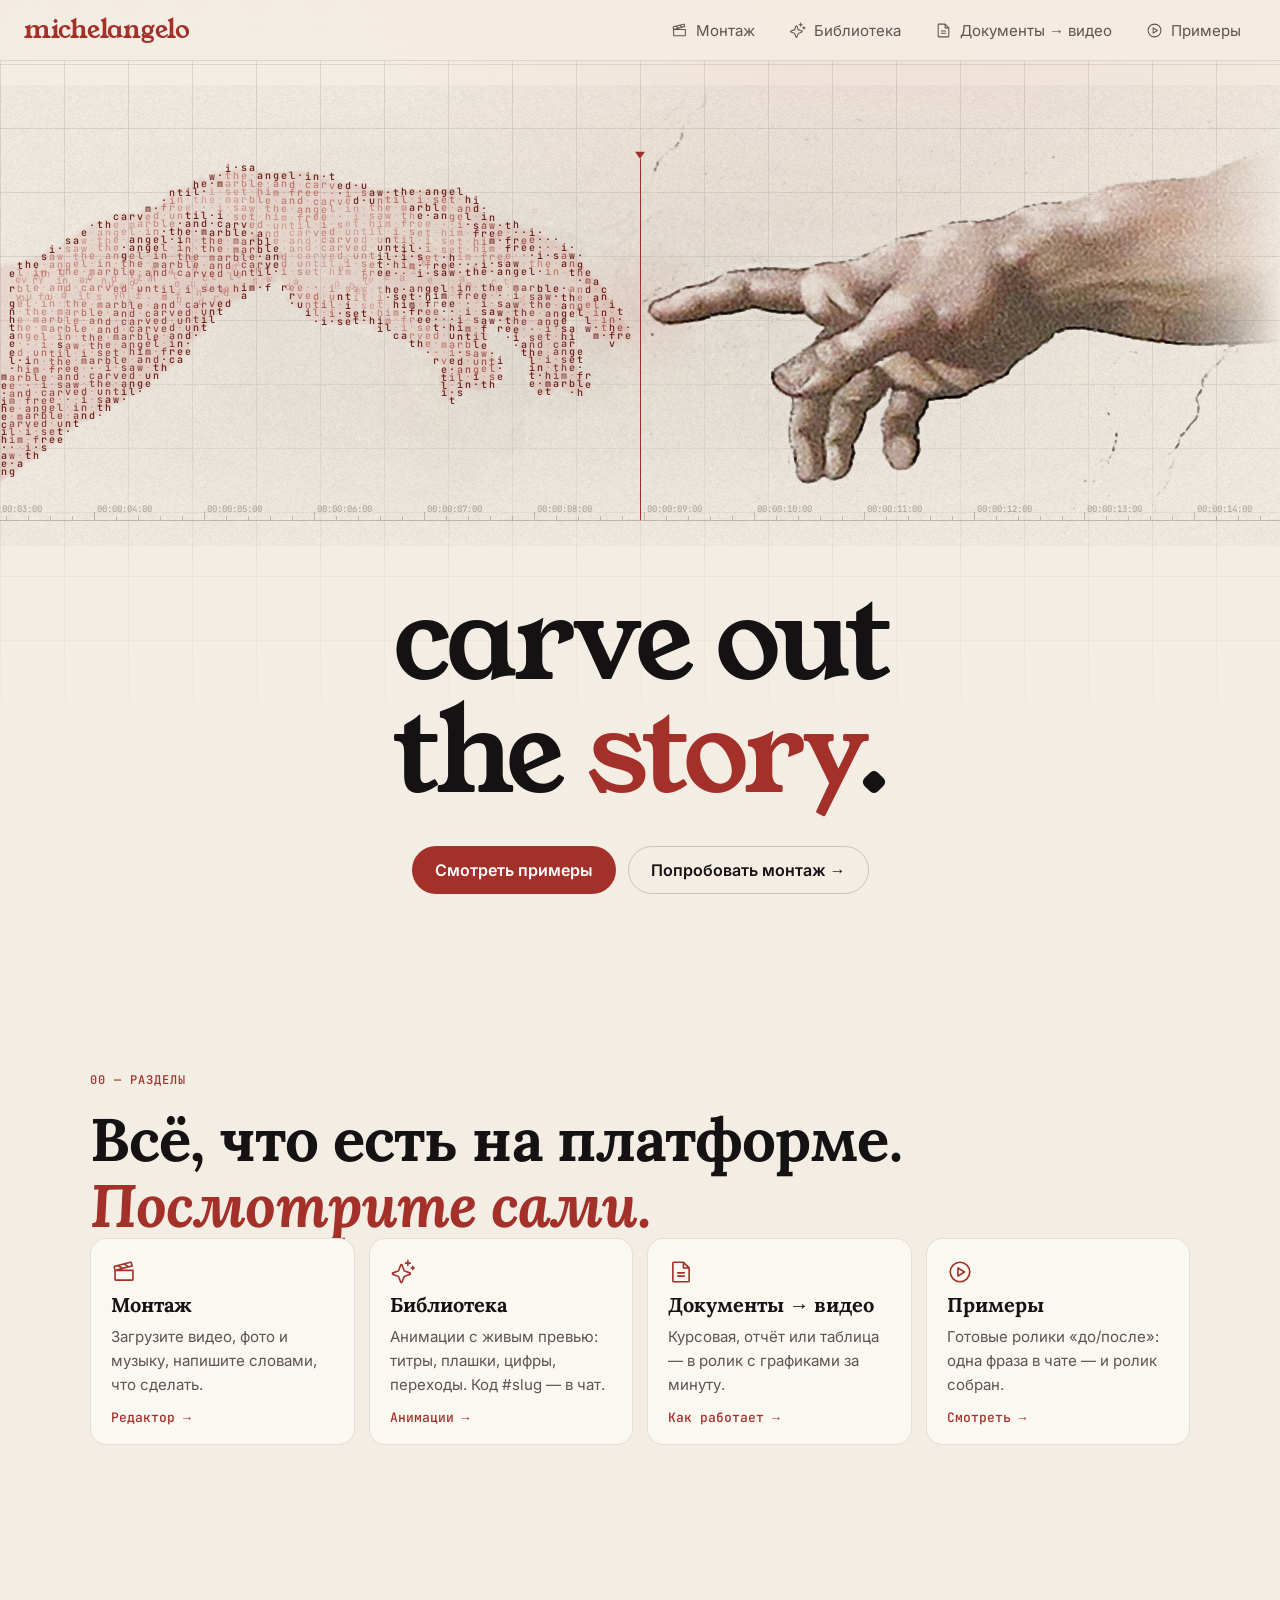
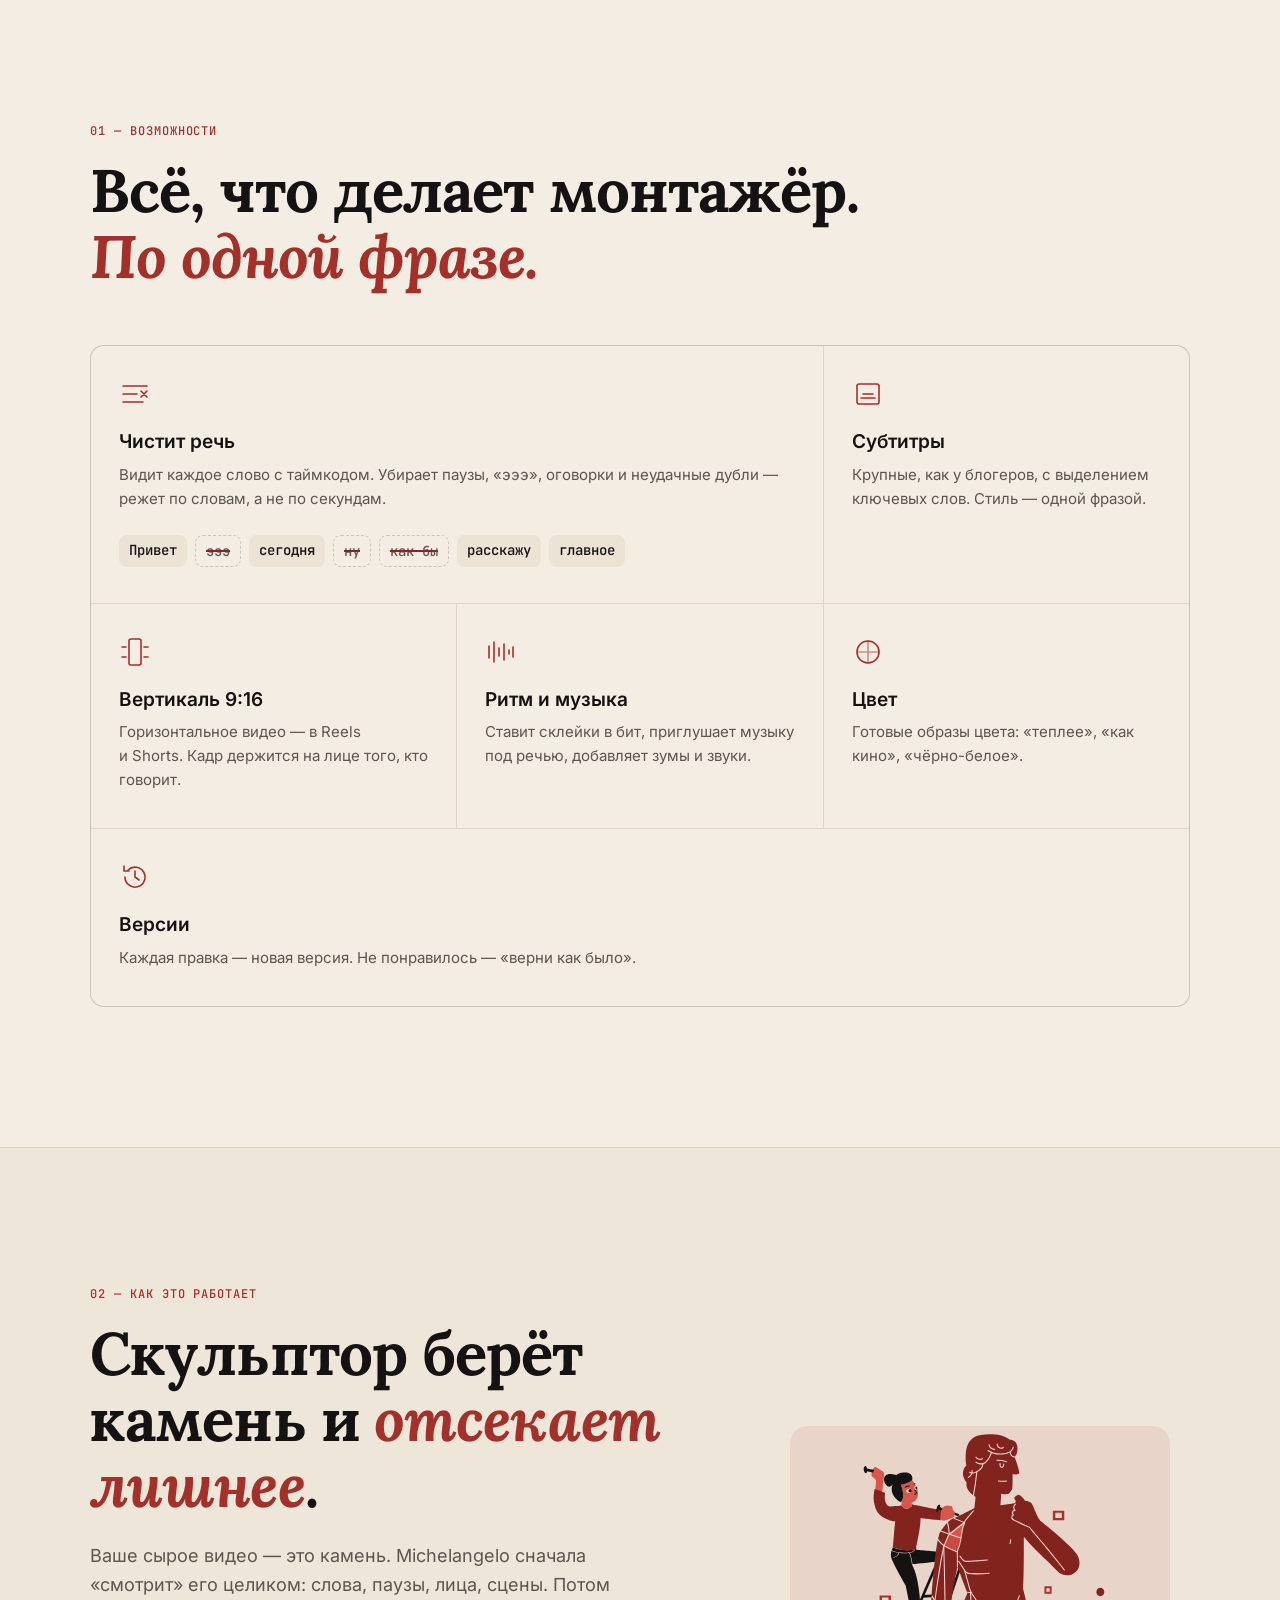
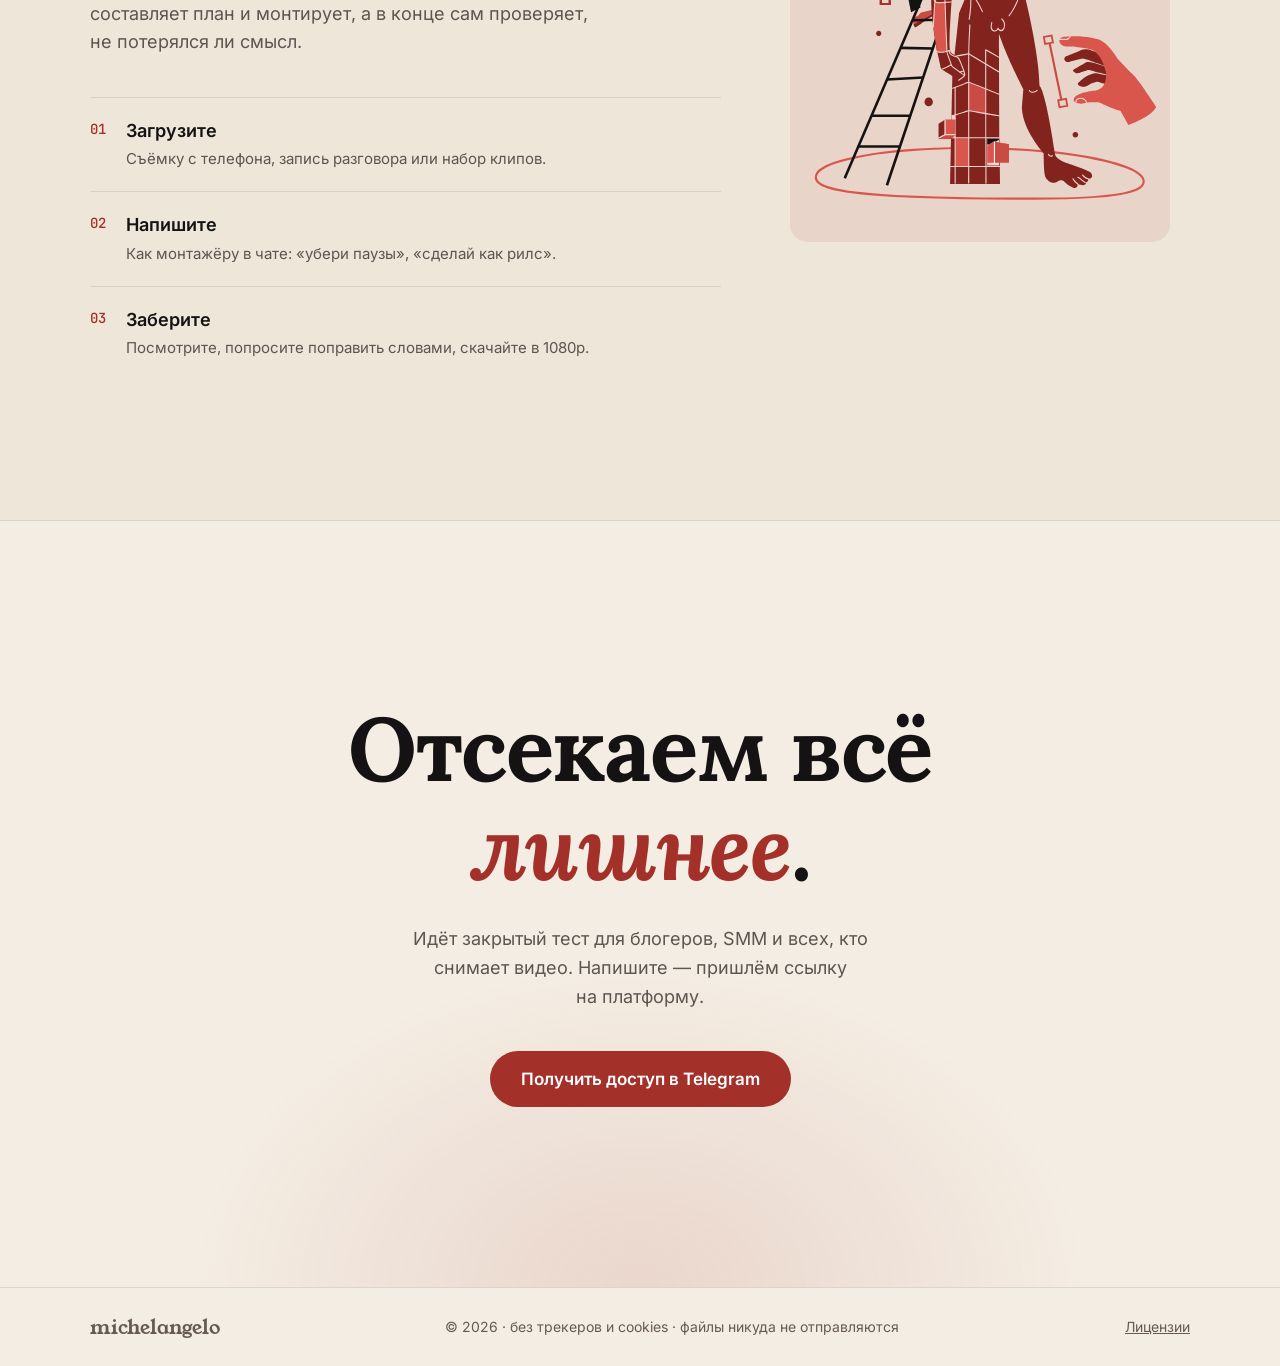
<file: index.html>
<!doctype html>
<html lang="ru">
<head>
  <meta charset="utf-8">
  <meta name="viewport" content="width=device-width, initial-scale=1, viewport-fit=cover">
  <meta http-equiv="Content-Security-Policy" content="default-src 'self'; script-src 'self'; style-src 'self' 'unsafe-inline'; img-src 'self' data: blob:; media-src 'self' blob: data:; font-src 'self'; connect-src 'none'; frame-src 'none'; object-src 'none'; base-uri 'self'; form-action 'none'">
  <meta name="referrer" content="no-referrer">
  <title>michelangelo — монтаж словами</title>
  <meta name="description" content="Michelangelo — ИИ-монтажёр. Загрузите видео, напишите, что сделать, и получите готовый ролик: склейки в бит, цвет, субтитры, вертикаль.">
  <meta name="theme-color" content="#F4EDE3">
  <meta name="color-scheme" content="light">
  <meta property="og:type" content="website">
  <meta property="og:title" content="michelangelo — монтаж словами">
  <meta property="og:description" content="Michelangelo — ИИ-монтажёр. Загрузите видео, напишите, что сделать, и получите готовый ролик: склейки в бит, цвет, субтитры, вертикаль.">
  <meta property="og:url" content="https://michelangelo.lol/">
  <meta property="og:image" content="https://michelangelo.lol/assets/og.jpg">
  <meta name="twitter:card" content="summary_large_image">
  <link rel="canonical" href="https://michelangelo.lol/">
  <link rel="icon" href="/assets/brand/favicon.svg" type="image/svg+xml">
  <link rel="apple-touch-icon" href="/assets/apple-touch-icon.png">
  <link rel="preload" href="/assets/fonts/young-serif-latin-400-normal.woff2" as="font" type="font/woff2" crossorigin>
  <link rel="stylesheet" href="/assets/style.css">
  <link rel="stylesheet" href="/assets/site.css">
  <link rel="preload" href="/assets/fonts/lora-cyrillic-700-normal.woff2" as="font" type="font/woff2" crossorigin>
  <link rel="preload" href="/assets/art/hands.jpg" as="image">
  <script src="/assets/anim.js" defer></script>
  <script src="/assets/app.js" defer></script>
  <script src="/assets/hero.js" defer></script>
</head>
<body class="page-index">
  <a class="skip" href="#main">К содержанию</a>
  <header class="topnav" data-site-nav>
    <div class="topnav__row">
      <a class="logo logo--text" href="/" aria-label="michelangelo — на главную">michelangelo</a>
      <nav class="topnav__links" aria-label="Разделы">
        <a class="topnav__link" href="/montage/" data-active="false"><svg fill="currentColor" viewBox="0 0 256 256" aria-hidden="true"><path d="M216,104H102.09L210,75.51a8,8,0,0,0,5.68-9.84l-8.16-30a15.93,15.93,0,0,0-19.42-11.13L35.81,64.74a15.75,15.75,0,0,0-9.7,7.4,15.51,15.51,0,0,0-1.55,12L32,111.56c0,.14,0,.29,0,.44v88a16,16,0,0,0,16,16H208a16,16,0,0,0,16-16V112A8,8,0,0,0,216,104ZM192.16,40l6,22.07-22.62,6L147.42,51.83Zm-66.69,17.6,28.12,16.24-36.94,9.75L88.53,67.37Zm-79.4,44.62-6-22.08,26.5-7L94.69,89.4ZM208,200H48V120H208v80Z"></path></svg><span>Монтаж</span></a>
        <a class="topnav__link" href="/library/" data-active="false"><svg fill="currentColor" viewBox="0 0 256 256" aria-hidden="true"><path d="M197.58,129.06,146,110l-19-51.62a15.92,15.92,0,0,0-29.88,0L78,110l-51.62,19a15.92,15.92,0,0,0,0,29.88L78,178l19,51.62a15.92,15.92,0,0,0,29.88,0L146,178l51.62-19a15.92,15.92,0,0,0,0-29.88ZM137,164.22a8,8,0,0,0-4.74,4.74L112,223.85,91.78,169A8,8,0,0,0,87,164.22L32.15,144,87,123.78A8,8,0,0,0,91.78,119L112,64.15,132.22,119a8,8,0,0,0,4.74,4.74L191.85,144ZM144,40a8,8,0,0,1,8-8h16V16a8,8,0,0,1,16,0V32h16a8,8,0,0,1,0,16H184V64a8,8,0,0,1-16,0V48H152A8,8,0,0,1,144,40ZM248,88a8,8,0,0,1-8,8h-8v8a8,8,0,0,1-16,0V96h-8a8,8,0,0,1,0-16h8V72a8,8,0,0,1,16,0v8h8A8,8,0,0,1,248,88Z"></path></svg><span>Библиотека</span></a>
        <a class="topnav__link" href="/docs/" data-active="false"><svg fill="currentColor" viewBox="0 0 256 256" aria-hidden="true"><path d="M213.66,82.34l-56-56A8,8,0,0,0,152,24H56A16,16,0,0,0,40,40V216a16,16,0,0,0,16,16H200a16,16,0,0,0,16-16V88A8,8,0,0,0,213.66,82.34ZM160,51.31,188.69,80H160ZM200,216H56V40h88V88a8,8,0,0,0,8,8h48V216Zm-32-80a8,8,0,0,1-8,8H96a8,8,0,0,1,0-16h64A8,8,0,0,1,168,136Zm0,32a8,8,0,0,1-8,8H96a8,8,0,0,1,0-16h64A8,8,0,0,1,168,168Z"></path></svg><span>Документы → видео</span></a>
        <a class="topnav__link" href="/examples/" data-active="false"><svg fill="currentColor" viewBox="0 0 256 256" aria-hidden="true"><path d="M128,24A104,104,0,1,0,232,128,104.11,104.11,0,0,0,128,24Zm0,192a88,88,0,1,1,88-88A88.1,88.1,0,0,1,128,216Zm48.24-94.78-64-40A8,8,0,0,0,100,88v80a8,8,0,0,0,12.24,6.78l64-40a8,8,0,0,0,0-13.56ZM116,153.57V102.43L156.91,128Z"></path></svg><span>Примеры</span></a>
      </nav>
    </div>
  </header>
  <nav class="tabbar" aria-label="Разделы" data-site-nav>
    <a class="tabbar__tab" href="/montage/" data-active="false"><svg fill="currentColor" viewBox="0 0 256 256" aria-hidden="true"><path d="M216,104H102.09L210,75.51a8,8,0,0,0,5.68-9.84l-8.16-30a15.93,15.93,0,0,0-19.42-11.13L35.81,64.74a15.75,15.75,0,0,0-9.7,7.4,15.51,15.51,0,0,0-1.55,12L32,111.56c0,.14,0,.29,0,.44v88a16,16,0,0,0,16,16H208a16,16,0,0,0,16-16V112A8,8,0,0,0,216,104ZM192.16,40l6,22.07-22.62,6L147.42,51.83Zm-66.69,17.6,28.12,16.24-36.94,9.75L88.53,67.37Zm-79.4,44.62-6-22.08,26.5-7L94.69,89.4ZM208,200H48V120H208v80Z"></path></svg><span>Монтаж</span></a>
        <a class="tabbar__tab" href="/library/" data-active="false"><svg fill="currentColor" viewBox="0 0 256 256" aria-hidden="true"><path d="M197.58,129.06,146,110l-19-51.62a15.92,15.92,0,0,0-29.88,0L78,110l-51.62,19a15.92,15.92,0,0,0,0,29.88L78,178l19,51.62a15.92,15.92,0,0,0,29.88,0L146,178l51.62-19a15.92,15.92,0,0,0,0-29.88ZM137,164.22a8,8,0,0,0-4.74,4.74L112,223.85,91.78,169A8,8,0,0,0,87,164.22L32.15,144,87,123.78A8,8,0,0,0,91.78,119L112,64.15,132.22,119a8,8,0,0,0,4.74,4.74L191.85,144ZM144,40a8,8,0,0,1,8-8h16V16a8,8,0,0,1,16,0V32h16a8,8,0,0,1,0,16H184V64a8,8,0,0,1-16,0V48H152A8,8,0,0,1,144,40ZM248,88a8,8,0,0,1-8,8h-8v8a8,8,0,0,1-16,0V96h-8a8,8,0,0,1,0-16h8V72a8,8,0,0,1,16,0v8h8A8,8,0,0,1,248,88Z"></path></svg><span>Библиотека</span></a>
        <a class="tabbar__tab" href="/docs/" data-active="false"><svg fill="currentColor" viewBox="0 0 256 256" aria-hidden="true"><path d="M213.66,82.34l-56-56A8,8,0,0,0,152,24H56A16,16,0,0,0,40,40V216a16,16,0,0,0,16,16H200a16,16,0,0,0,16-16V88A8,8,0,0,0,213.66,82.34ZM160,51.31,188.69,80H160ZM200,216H56V40h88V88a8,8,0,0,0,8,8h48V216Zm-32-80a8,8,0,0,1-8,8H96a8,8,0,0,1,0-16h64A8,8,0,0,1,168,136Zm0,32a8,8,0,0,1-8,8H96a8,8,0,0,1,0-16h64A8,8,0,0,1,168,168Z"></path></svg><span>Документы</span></a>
        <a class="tabbar__tab" href="/examples/" data-active="false"><svg fill="currentColor" viewBox="0 0 256 256" aria-hidden="true"><path d="M128,24A104,104,0,1,0,232,128,104.11,104.11,0,0,0,128,24Zm0,192a88,88,0,1,1,88-88A88.1,88.1,0,0,1,128,216Zm48.24-94.78-64-40A8,8,0,0,0,100,88v80a8,8,0,0,0,12.24,6.78l64-40a8,8,0,0,0,0-13.56ZM116,153.57V102.43L156.91,128Z"></path></svg><span>Примеры</span></a>
  </nav>
  <main id="main">
    <!-- HERO -->
    <section class="hero" aria-labelledby="hero-title">
      <div class="adam" data-hero data-src="/assets/art/hands.jpg" role="img" aria-label="Сотворение Адама: рука Бога — фреска Микеланджело, рука Адама написана текстом"><canvas></canvas></div>
      <div class="wrap hero__head">
        <h1 id="hero-title" class="hero__title hero__title--en">carve out<br>the <em>story</em>.</h1>
        <div class="hero__actions">
          <a class="btn" href="/examples/">Смотреть примеры</a>
          <a class="btn btn--ghost" href="/montage/">Попробовать монтаж →</a>
        </div>
      </div>
    </section>

    <!-- SECTIONS -->
    <section class="sec sec--tiles" aria-labelledby="t-title">
      <div class="wrap">
        <p class="eyebrow">00 — Разделы</p>
        <h2 id="t-title">Всё, что есть на&nbsp;платформе. <em>Посмотрите сами.</em></h2>
        <div class="tiles">
          <a class="tile" href="/montage/"><svg fill="currentColor" viewBox="0 0 256 256" aria-hidden="true"><path d="M216,104H102.09L210,75.51a8,8,0,0,0,5.68-9.84l-8.16-30a15.93,15.93,0,0,0-19.42-11.13L35.81,64.74a15.75,15.75,0,0,0-9.7,7.4,15.51,15.51,0,0,0-1.55,12L32,111.56c0,.14,0,.29,0,.44v88a16,16,0,0,0,16,16H208a16,16,0,0,0,16-16V112A8,8,0,0,0,216,104ZM192.16,40l6,22.07-22.62,6L147.42,51.83Zm-66.69,17.6,28.12,16.24-36.94,9.75L88.53,67.37Zm-79.4,44.62-6-22.08,26.5-7L94.69,89.4ZM208,200H48V120H208v80Z"></path></svg><b>Монтаж</b><span>Загрузите видео, фото и музыку, напишите словами, что сделать.</span><i>Редактор →</i></a>
          <a class="tile" href="/library/"><svg fill="currentColor" viewBox="0 0 256 256" aria-hidden="true"><path d="M197.58,129.06,146,110l-19-51.62a15.92,15.92,0,0,0-29.88,0L78,110l-51.62,19a15.92,15.92,0,0,0,0,29.88L78,178l19,51.62a15.92,15.92,0,0,0,29.88,0L146,178l51.62-19a15.92,15.92,0,0,0,0-29.88ZM137,164.22a8,8,0,0,0-4.74,4.74L112,223.85,91.78,169A8,8,0,0,0,87,164.22L32.15,144,87,123.78A8,8,0,0,0,91.78,119L112,64.15,132.22,119a8,8,0,0,0,4.74,4.74L191.85,144ZM144,40a8,8,0,0,1,8-8h16V16a8,8,0,0,1,16,0V32h16a8,8,0,0,1,0,16H184V64a8,8,0,0,1-16,0V48H152A8,8,0,0,1,144,40ZM248,88a8,8,0,0,1-8,8h-8v8a8,8,0,0,1-16,0V96h-8a8,8,0,0,1,0-16h8V72a8,8,0,0,1,16,0v8h8A8,8,0,0,1,248,88Z"></path></svg><b>Библиотека</b><span>Анимации с живым превью: титры, плашки, цифры, переходы. Код #slug — в чат.</span><i>Анимации →</i></a>
          <a class="tile" href="/docs/"><svg fill="currentColor" viewBox="0 0 256 256" aria-hidden="true"><path d="M213.66,82.34l-56-56A8,8,0,0,0,152,24H56A16,16,0,0,0,40,40V216a16,16,0,0,0,16,16H200a16,16,0,0,0,16-16V88A8,8,0,0,0,213.66,82.34ZM160,51.31,188.69,80H160ZM200,216H56V40h88V88a8,8,0,0,0,8,8h48V216Zm-32-80a8,8,0,0,1-8,8H96a8,8,0,0,1,0-16h64A8,8,0,0,1,168,136Zm0,32a8,8,0,0,1-8,8H96a8,8,0,0,1,0-16h64A8,8,0,0,1,168,168Z"></path></svg><b>Документы → видео</b><span>Курсовая, отчёт или таблица — в ролик с графиками за минуту.</span><i>Как работает →</i></a>
          <a class="tile" href="/examples/"><svg fill="currentColor" viewBox="0 0 256 256" aria-hidden="true"><path d="M128,24A104,104,0,1,0,232,128,104.11,104.11,0,0,0,128,24Zm0,192a88,88,0,1,1,88-88A88.1,88.1,0,0,1,128,216Zm48.24-94.78-64-40A8,8,0,0,0,100,88v80a8,8,0,0,0,12.24,6.78l64-40a8,8,0,0,0,0-13.56ZM116,153.57V102.43L156.91,128Z"></path></svg><b>Примеры</b><span>Готовые ролики «до/после»: одна фраза в чате — и ролик собран.</span><i>Смотреть →</i></a>
        </div>
      </div>
    </section>

    <!-- FEATURES -->
    <section class="sec" id="features" aria-labelledby="f-title">
      <div class="wrap">
        <p class="eyebrow">01 — Возможности</p>
        <h2 id="f-title">Всё, что делает монтажёр. <em>По&nbsp;одной фразе.</em></h2>
        <ul class="grid">
          <li class="card card--wide">
            <svg class="ic" viewBox="0 0 32 32" aria-hidden="true"><path d="M4 8h24M4 16h14M4 24h20"/><path d="M22 13l6 6M28 13l-6 6"/></svg>
            <h3>Чистит речь</h3>
            <p>Видит каждое слово с&nbsp;таймкодом. Убирает паузы, «эээ», оговорки и&nbsp;неудачные дубли — режет по словам, а&nbsp;не по секундам.</p>
            <div class="words" aria-hidden="true"><span>Привет</span><s>эээ</s><span>сегодня</span><s>ну</s><s>как&nbsp;бы</s><span>расскажу</span><span>главное</span></div>
          </li>
          <li class="card">
            <svg class="ic" viewBox="0 0 32 32" aria-hidden="true"><rect x="5" y="6" width="22" height="20" rx="2"/><path d="M9 20h14M11 16h10"/></svg>
            <h3>Субтитры</h3>
            <p>Крупные, как у&nbsp;блогеров, с&nbsp;выделением ключевых слов. Стиль — одной фразой.</p>
          </li>
          <li class="card">
            <svg class="ic" viewBox="0 0 32 32" aria-hidden="true"><rect x="10" y="3" width="12" height="26" rx="2"/><path d="M3 11h4M3 21h4M25 11h4M25 21h4"/></svg>
            <h3>Вертикаль 9:16</h3>
            <p>Горизонтальное видео — в&nbsp;Reels и&nbsp;Shorts. Кадр держится на&nbsp;лице того, кто говорит.</p>
          </li>
          <li class="card">
            <svg class="ic" viewBox="0 0 32 32" aria-hidden="true"><path d="M4 22V10M9 26V6M14 20v-8M19 24V8M24 18v-4M28 21v-10"/></svg>
            <h3>Ритм и музыка</h3>
            <p>Ставит склейки в&nbsp;бит, приглушает музыку под речью, добавляет зумы и&nbsp;звуки.</p>
          </li>
          <li class="card">
            <svg class="ic" viewBox="0 0 32 32" aria-hidden="true"><circle cx="16" cy="16" r="11"/><path d="M16 5v22M5 16h22" opacity=".5"/></svg>
            <h3>Цвет</h3>
            <p>Готовые образы цвета: «теплее», «как кино», «чёрно-белое».</p>
          </li>
          <li class="card card--end">
            <svg class="ic" viewBox="0 0 32 32" aria-hidden="true"><path d="M6 16a10 10 0 1 0 3-7"/><path d="M5 5v5h5"/><path d="M16 10v6l4 3"/></svg>
            <h3>Версии</h3>
            <p>Каждая правка — новая версия. Не понравилось — «верни как было».</p>
          </li>
        </ul>
      </div>
    </section>

    <!-- HOW -->
    <section class="sec sec--how" id="how" aria-labelledby="h-title">
      <div class="wrap how">
        <div>
          <p class="eyebrow">02 — Как это работает</p>
          <h2 id="h-title">Скульптор берёт камень и&nbsp;<em>отсекает лишнее</em>.</h2>
          <p class="lead">Ваше сырое видео — это камень. Michelangelo сначала «смотрит» его целиком: слова, паузы, лица, сцены. Потом составляет план и&nbsp;монтирует, а&nbsp;в&nbsp;конце сам проверяет, не&nbsp;потерялся ли смысл.</p>
          <ol class="steps">
            <li><span>01</span><div><h3>Загрузите</h3><p>Съёмку с телефона, запись разговора или набор клипов.</p></div></li>
            <li><span>02</span><div><h3>Напишите</h3><p>Как монтажёру в чате: «убери паузы», «сделай как рилс».</p></div></li>
            <li><span>03</span><div><h3>Заберите</h3><p>Посмотрите, попросите поправить словами, скачайте в 1080p.</p></div></li>
          </ol>
        </div>
        <div class="how__art" data-david-how aria-hidden="true"></div>
      </div>
    </section>

    <!-- CTA -->
    <section class="cta" id="join" aria-labelledby="join-title">
      <div class="wrap">
        <h2 id="join-title">Отсекаем всё <em>лишнее</em>.</h2>
        <p>Идёт закрытый тест для блогеров, SMM и всех, кто снимает видео. Напишите — пришлём ссылку на&nbsp;платформу.</p>
        <a class="btn btn--lg" id="tester-link" href="https://t.me/foundermd" rel="noopener">Получить доступ в Telegram</a>
      </div>
    </section>
  </main>
  <footer class="foot">
    <div class="wrap foot__row">
      <a class="logo logo--text logo--foot" href="/">michelangelo</a>
      <span>© 2026 · без трекеров и cookies · файлы никуда не отправляются</span>
      <a href="/licenses/">Лицензии</a>
    </div>
  </footer>
</body>
</html>
</file>
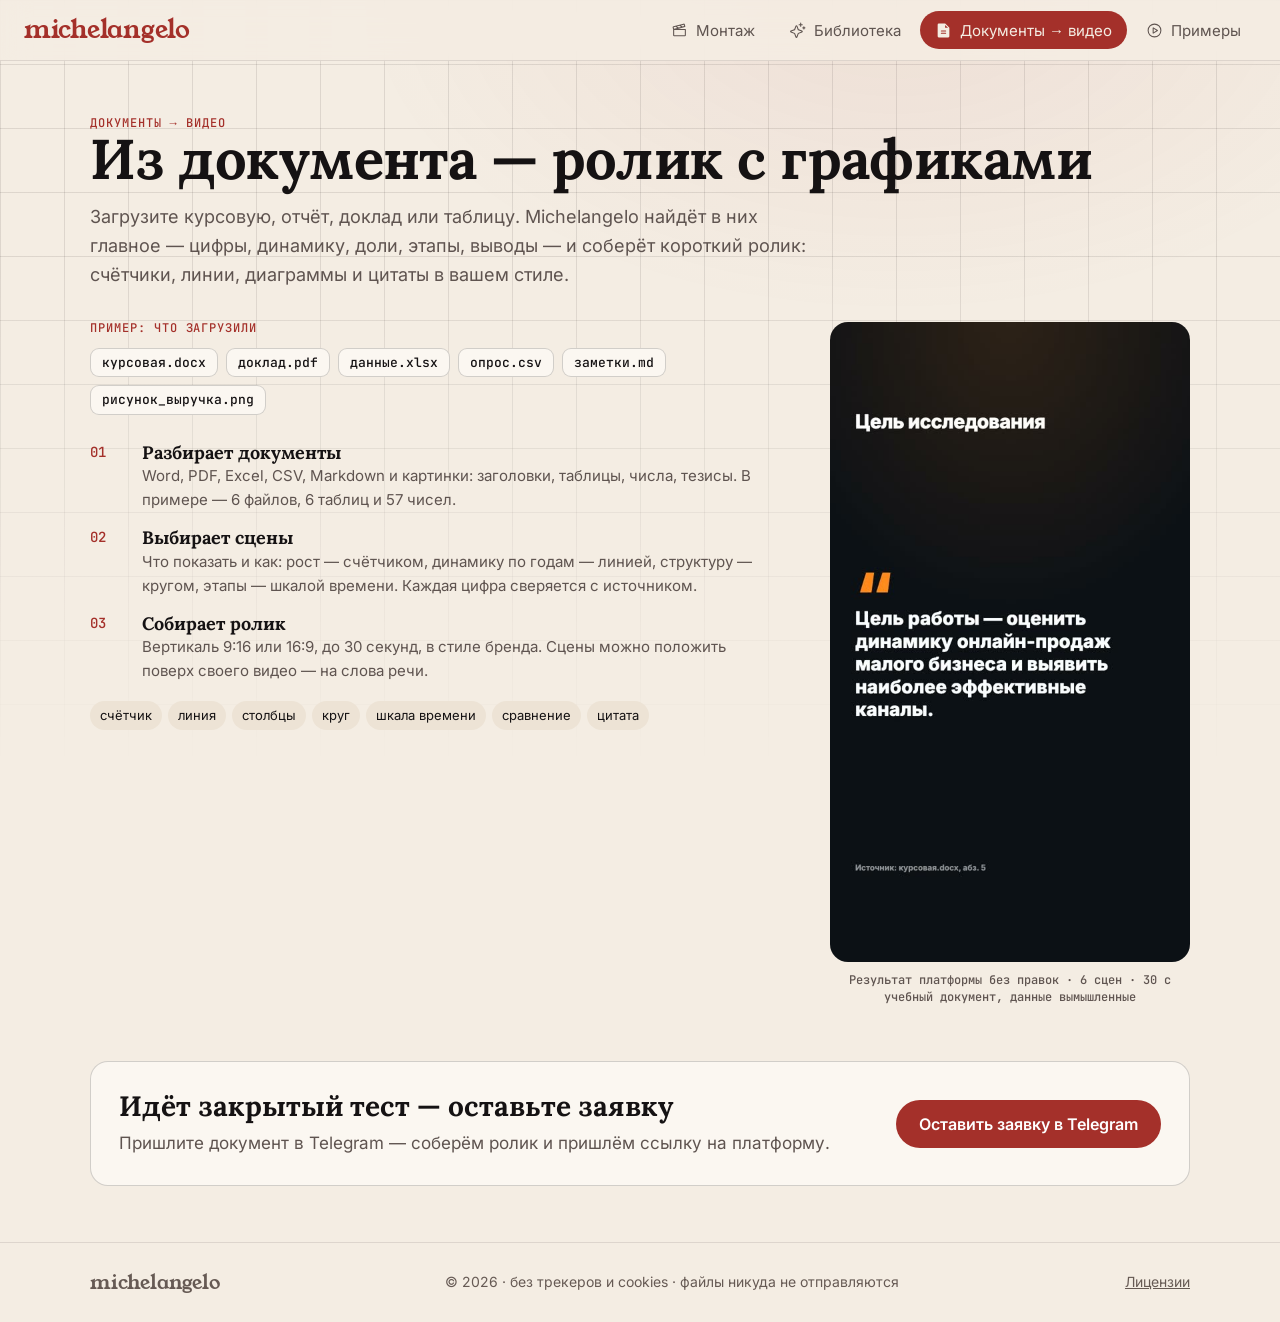
<file: docs/index.html>
<!doctype html>
<html lang="ru">
<head>
  <meta charset="utf-8">
  <meta name="viewport" content="width=device-width, initial-scale=1, viewport-fit=cover">
  <meta http-equiv="Content-Security-Policy" content="default-src 'self'; script-src 'self'; style-src 'self' 'unsafe-inline'; img-src 'self' data: blob:; media-src 'self' blob: data:; font-src 'self'; connect-src 'none'; frame-src 'none'; object-src 'none'; base-uri 'self'; form-action 'none'">
  <meta name="referrer" content="no-referrer">
  <title>Документы → видео — michelangelo</title>
  <meta name="description" content="Курсовая, отчёт, презентация или таблица — в короткий ролик с графиками. Каждая цифра — со ссылкой на источник.">
  <meta name="theme-color" content="#F4EDE3">
  <meta name="color-scheme" content="light">
  <meta property="og:type" content="website">
  <meta property="og:title" content="Документы → видео — michelangelo">
  <meta property="og:description" content="Курсовая, отчёт, презентация или таблица — в короткий ролик с графиками. Каждая цифра — со ссылкой на источник.">
  <meta property="og:url" content="https://michelangelo.lol/docs/">
  <meta property="og:image" content="https://michelangelo.lol/assets/og.jpg">
  <meta name="twitter:card" content="summary_large_image">
  <link rel="canonical" href="https://michelangelo.lol/docs/">
  <link rel="icon" href="/assets/brand/favicon.svg" type="image/svg+xml">
  <link rel="apple-touch-icon" href="/assets/apple-touch-icon.png">
  <link rel="preload" href="/assets/fonts/young-serif-latin-400-normal.woff2" as="font" type="font/woff2" crossorigin>
  <link rel="stylesheet" href="/assets/style.css">
  <link rel="stylesheet" href="/assets/site.css">
  <script src="/assets/site.js" defer></script>
</head>
<body class="page-docs">
  <a class="skip" href="#main">К содержанию</a>
  <header class="topnav" data-site-nav>
    <div class="topnav__row">
      <a class="logo logo--text" href="/" aria-label="michelangelo — на главную">michelangelo</a>
      <nav class="topnav__links" aria-label="Разделы">
        <a class="topnav__link" href="/montage/" data-active="false"><svg fill="currentColor" viewBox="0 0 256 256" aria-hidden="true"><path d="M216,104H102.09L210,75.51a8,8,0,0,0,5.68-9.84l-8.16-30a15.93,15.93,0,0,0-19.42-11.13L35.81,64.74a15.75,15.75,0,0,0-9.7,7.4,15.51,15.51,0,0,0-1.55,12L32,111.56c0,.14,0,.29,0,.44v88a16,16,0,0,0,16,16H208a16,16,0,0,0,16-16V112A8,8,0,0,0,216,104ZM192.16,40l6,22.07-22.62,6L147.42,51.83Zm-66.69,17.6,28.12,16.24-36.94,9.75L88.53,67.37Zm-79.4,44.62-6-22.08,26.5-7L94.69,89.4ZM208,200H48V120H208v80Z"></path></svg><span>Монтаж</span></a>
        <a class="topnav__link" href="/library/" data-active="false"><svg fill="currentColor" viewBox="0 0 256 256" aria-hidden="true"><path d="M197.58,129.06,146,110l-19-51.62a15.92,15.92,0,0,0-29.88,0L78,110l-51.62,19a15.92,15.92,0,0,0,0,29.88L78,178l19,51.62a15.92,15.92,0,0,0,29.88,0L146,178l51.62-19a15.92,15.92,0,0,0,0-29.88ZM137,164.22a8,8,0,0,0-4.74,4.74L112,223.85,91.78,169A8,8,0,0,0,87,164.22L32.15,144,87,123.78A8,8,0,0,0,91.78,119L112,64.15,132.22,119a8,8,0,0,0,4.74,4.74L191.85,144ZM144,40a8,8,0,0,1,8-8h16V16a8,8,0,0,1,16,0V32h16a8,8,0,0,1,0,16H184V64a8,8,0,0,1-16,0V48H152A8,8,0,0,1,144,40ZM248,88a8,8,0,0,1-8,8h-8v8a8,8,0,0,1-16,0V96h-8a8,8,0,0,1,0-16h8V72a8,8,0,0,1,16,0v8h8A8,8,0,0,1,248,88Z"></path></svg><span>Библиотека</span></a>
        <a class="topnav__link" href="/docs/" data-active="true" aria-current="page"><svg fill="currentColor" viewBox="0 0 256 256" aria-hidden="true"><path d="M213.66,82.34l-56-56A8,8,0,0,0,152,24H56A16,16,0,0,0,40,40V216a16,16,0,0,0,16,16H200a16,16,0,0,0,16-16V88A8,8,0,0,0,213.66,82.34ZM160,176H96a8,8,0,0,1,0-16h64a8,8,0,0,1,0,16Zm0-32H96a8,8,0,0,1,0-16h64a8,8,0,0,1,0,16Zm-8-56V44l44,44Z"></path></svg><span>Документы → видео</span></a>
        <a class="topnav__link" href="/examples/" data-active="false"><svg fill="currentColor" viewBox="0 0 256 256" aria-hidden="true"><path d="M128,24A104,104,0,1,0,232,128,104.11,104.11,0,0,0,128,24Zm0,192a88,88,0,1,1,88-88A88.1,88.1,0,0,1,128,216Zm48.24-94.78-64-40A8,8,0,0,0,100,88v80a8,8,0,0,0,12.24,6.78l64-40a8,8,0,0,0,0-13.56ZM116,153.57V102.43L156.91,128Z"></path></svg><span>Примеры</span></a>
      </nav>
    </div>
  </header>
  <nav class="tabbar" aria-label="Разделы" data-site-nav>
    <a class="tabbar__tab" href="/montage/" data-active="false"><svg fill="currentColor" viewBox="0 0 256 256" aria-hidden="true"><path d="M216,104H102.09L210,75.51a8,8,0,0,0,5.68-9.84l-8.16-30a15.93,15.93,0,0,0-19.42-11.13L35.81,64.74a15.75,15.75,0,0,0-9.7,7.4,15.51,15.51,0,0,0-1.55,12L32,111.56c0,.14,0,.29,0,.44v88a16,16,0,0,0,16,16H208a16,16,0,0,0,16-16V112A8,8,0,0,0,216,104ZM192.16,40l6,22.07-22.62,6L147.42,51.83Zm-66.69,17.6,28.12,16.24-36.94,9.75L88.53,67.37Zm-79.4,44.62-6-22.08,26.5-7L94.69,89.4ZM208,200H48V120H208v80Z"></path></svg><span>Монтаж</span></a>
        <a class="tabbar__tab" href="/library/" data-active="false"><svg fill="currentColor" viewBox="0 0 256 256" aria-hidden="true"><path d="M197.58,129.06,146,110l-19-51.62a15.92,15.92,0,0,0-29.88,0L78,110l-51.62,19a15.92,15.92,0,0,0,0,29.88L78,178l19,51.62a15.92,15.92,0,0,0,29.88,0L146,178l51.62-19a15.92,15.92,0,0,0,0-29.88ZM137,164.22a8,8,0,0,0-4.74,4.74L112,223.85,91.78,169A8,8,0,0,0,87,164.22L32.15,144,87,123.78A8,8,0,0,0,91.78,119L112,64.15,132.22,119a8,8,0,0,0,4.74,4.74L191.85,144ZM144,40a8,8,0,0,1,8-8h16V16a8,8,0,0,1,16,0V32h16a8,8,0,0,1,0,16H184V64a8,8,0,0,1-16,0V48H152A8,8,0,0,1,144,40ZM248,88a8,8,0,0,1-8,8h-8v8a8,8,0,0,1-16,0V96h-8a8,8,0,0,1,0-16h8V72a8,8,0,0,1,16,0v8h8A8,8,0,0,1,248,88Z"></path></svg><span>Библиотека</span></a>
        <a class="tabbar__tab" href="/docs/" data-active="true" aria-current="page"><svg fill="currentColor" viewBox="0 0 256 256" aria-hidden="true"><path d="M213.66,82.34l-56-56A8,8,0,0,0,152,24H56A16,16,0,0,0,40,40V216a16,16,0,0,0,16,16H200a16,16,0,0,0,16-16V88A8,8,0,0,0,213.66,82.34ZM160,176H96a8,8,0,0,1,0-16h64a8,8,0,0,1,0,16Zm0-32H96a8,8,0,0,1,0-16h64a8,8,0,0,1,0,16Zm-8-56V44l44,44Z"></path></svg><span>Документы</span></a>
        <a class="tabbar__tab" href="/examples/" data-active="false"><svg fill="currentColor" viewBox="0 0 256 256" aria-hidden="true"><path d="M128,24A104,104,0,1,0,232,128,104.11,104.11,0,0,0,128,24Zm0,192a88,88,0,1,1,88-88A88.1,88.1,0,0,1,128,216Zm48.24-94.78-64-40A8,8,0,0,0,100,88v80a8,8,0,0,0,12.24,6.78l64-40a8,8,0,0,0,0-13.56ZM116,153.57V102.43L156.91,128Z"></path></svg><span>Примеры</span></a>
  </nav>
  <main id="main" class="wrap">
    <div class="section-head">
      <p class="eyebrow">Документы → видео</p>
      <h1>Из документа — ролик с графиками</h1>
      <p class="lead">Загрузите курсовую, отчёт, доклад или таблицу. Michelangelo найдёт в них главное — цифры, динамику, доли, этапы, выводы — и соберёт короткий ролик: счётчики, линии, диаграммы и цитаты в вашем стиле.</p>
    </div>

    <div class="d2v">
      <div>
        <p class="eyebrow">Пример: что загрузили</p>
        <ul class="files" aria-label="Файлы примера">
          <li>курсовая.docx</li><li>доклад.pdf</li><li>данные.xlsx</li><li>опрос.csv</li><li>заметки.md</li><li>рисунок_выручка.png</li>
        </ul>
        <ol class="steps2">
          <li><div><h3>Разбирает документы</h3><p>Word, PDF, Excel, CSV, Markdown и картинки: заголовки, таблицы, числа, тезисы. В примере — 6 файлов, 6 таблиц и 57 чисел.</p></div></li>
          <li><div><h3>Выбирает сцены</h3><p>Что показать и как: рост — счётчиком, динамику по годам — линией, структуру — кругом, этапы — шкалой времени. Каждая цифра сверяется с источником.</p></div></li>
          <li><div><h3>Собирает ролик</h3><p>Вертикаль 9:16 или 16:9, до 30 секунд, в стиле бренда. Сцены можно положить поверх своего видео — на слова речи.</p></div></li>
        </ol>
        <div class="viz" aria-label="Виды сцен">
          <span>счётчик</span><span>линия</span><span>столбцы</span><span>круг</span><span>шкала времени</span><span>сравнение</span><span>цитата</span>
        </div>
      </div>
      <div>
        <div class="d2v__video">
          <video src="/assets/media/docs/docs-explainer.mp4" poster="/assets/media/docs/docs-explainer.jpg" data-autoplay muted loop playsinline preload="none" width="720" height="1280" aria-label="Пример результата: ролик из документов"></video>
        </div>
        <p class="d2v__cap">Результат платформы без правок · 6 сцен · 30 с<br>учебный документ, данные вымышленные</p>
      </div>
    </div>

    <div class="closed">
      <div class="closed__text">
        <h2>Идёт закрытый тест — оставьте заявку</h2>
        <p>Пришлите документ в Telegram — соберём ролик и пришлём ссылку на платформу.</p>
      </div>
      <a class="btn" href="https://t.me/foundermd" rel="noopener">Оставить заявку в Telegram</a>
    </div>
  </main>
  <footer class="foot">
    <div class="wrap foot__row">
      <a class="logo logo--text logo--foot" href="/">michelangelo</a>
      <span>© 2026 · без трекеров и cookies · файлы никуда не отправляются</span>
      <a href="/licenses/">Лицензии</a>
    </div>
  </footer>
</body>
</html>
</file>
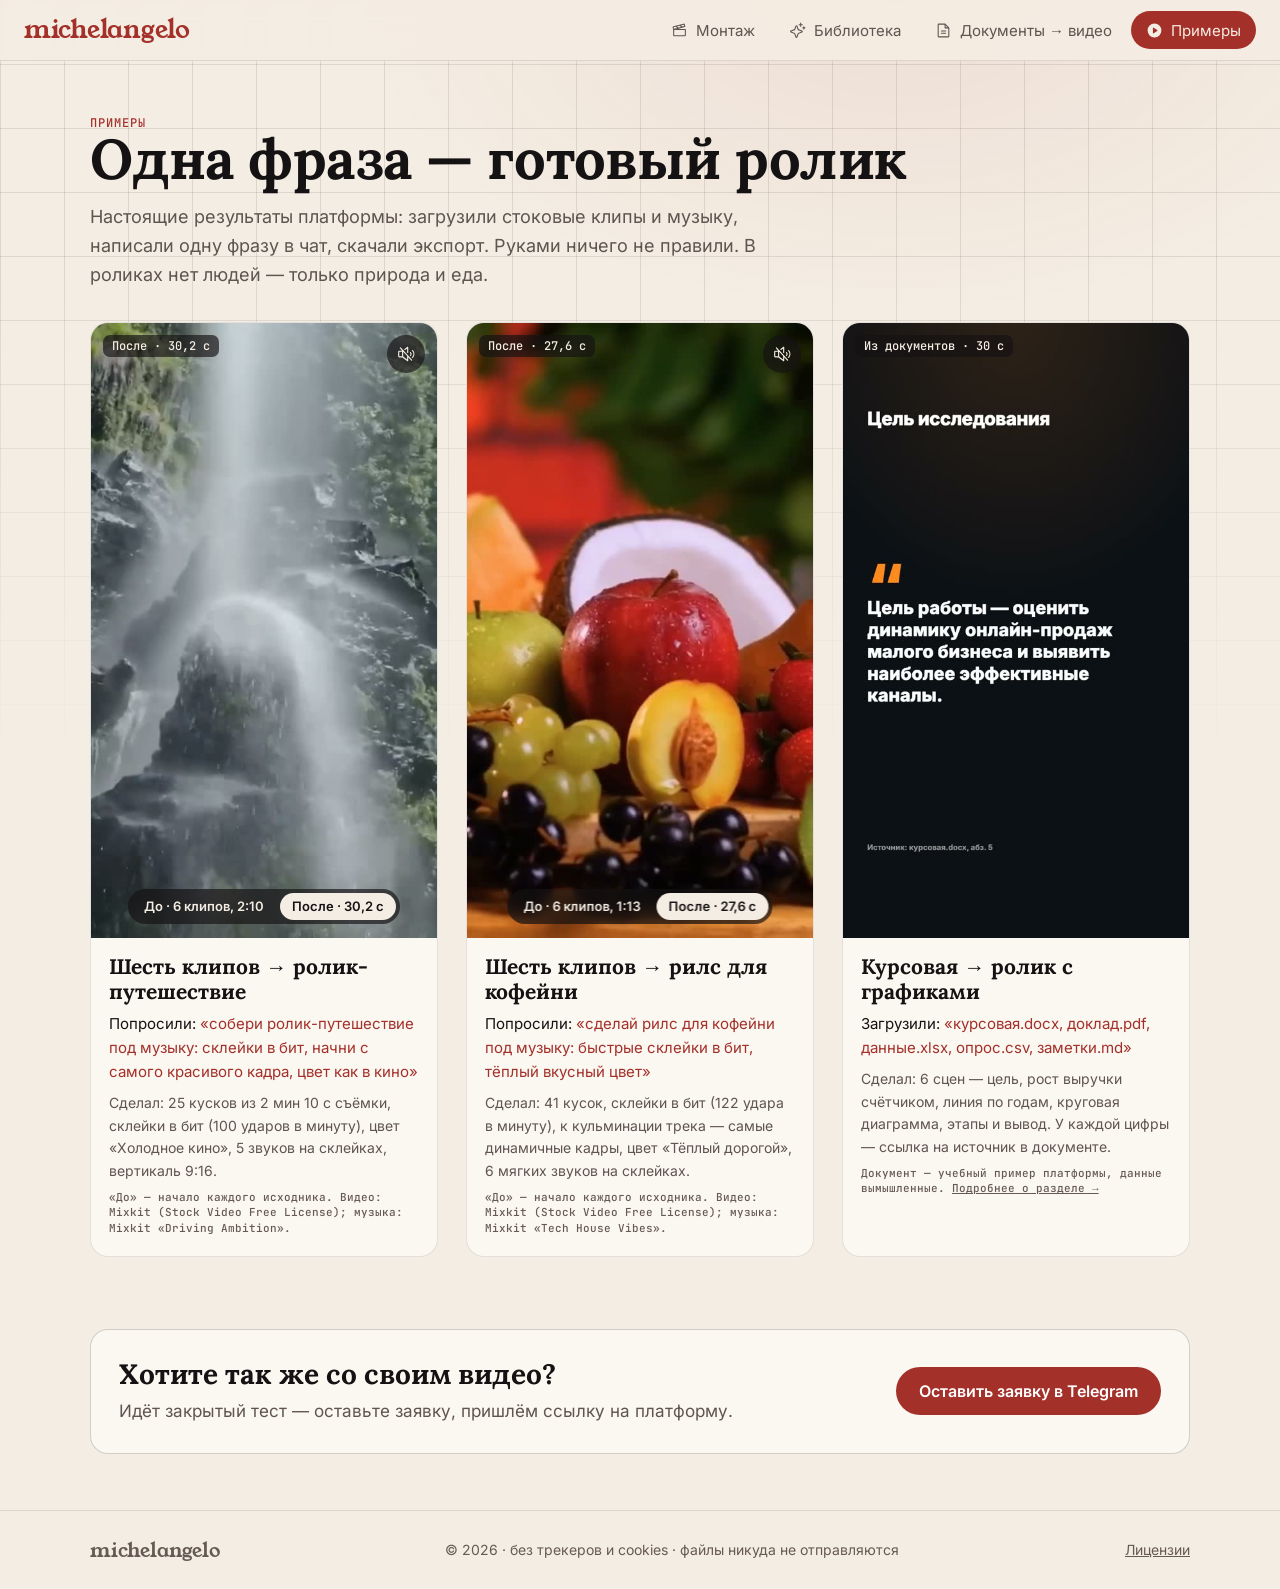
<file: examples/index.html>
<!doctype html>
<html lang="ru">
<head>
  <meta charset="utf-8">
  <meta name="viewport" content="width=device-width, initial-scale=1, viewport-fit=cover">
  <meta http-equiv="Content-Security-Policy" content="default-src 'self'; script-src 'self'; style-src 'self' 'unsafe-inline'; img-src 'self' data: blob:; media-src 'self' blob: data:; font-src 'self'; connect-src 'none'; frame-src 'none'; object-src 'none'; base-uri 'self'; form-action 'none'">
  <meta name="referrer" content="no-referrer">
  <title>Примеры — michelangelo</title>
  <meta name="description" content="Готовые ролики «до/после»: одна фраза в чате монтажёра — и из стоковых клипов собран ролик под музыку.">
  <meta name="theme-color" content="#F4EDE3">
  <meta name="color-scheme" content="light">
  <meta property="og:type" content="website">
  <meta property="og:title" content="Примеры — michelangelo">
  <meta property="og:description" content="Готовые ролики «до/после»: одна фраза в чате монтажёра — и из стоковых клипов собран ролик под музыку.">
  <meta property="og:url" content="https://michelangelo.lol/examples/">
  <meta property="og:image" content="https://michelangelo.lol/assets/og.jpg">
  <meta name="twitter:card" content="summary_large_image">
  <link rel="canonical" href="https://michelangelo.lol/examples/">
  <link rel="icon" href="/assets/brand/favicon.svg" type="image/svg+xml">
  <link rel="apple-touch-icon" href="/assets/apple-touch-icon.png">
  <link rel="preload" href="/assets/fonts/young-serif-latin-400-normal.woff2" as="font" type="font/woff2" crossorigin>
  <link rel="stylesheet" href="/assets/style.css">
  <link rel="stylesheet" href="/assets/site.css">
  <script src="/assets/site.js" defer></script>
</head>
<body class="page-examples">
  <a class="skip" href="#main">К содержанию</a>
  <header class="topnav" data-site-nav>
    <div class="topnav__row">
      <a class="logo logo--text" href="/" aria-label="michelangelo — на главную">michelangelo</a>
      <nav class="topnav__links" aria-label="Разделы">
        <a class="topnav__link" href="/montage/" data-active="false"><svg fill="currentColor" viewBox="0 0 256 256" aria-hidden="true"><path d="M216,104H102.09L210,75.51a8,8,0,0,0,5.68-9.84l-8.16-30a15.93,15.93,0,0,0-19.42-11.13L35.81,64.74a15.75,15.75,0,0,0-9.7,7.4,15.51,15.51,0,0,0-1.55,12L32,111.56c0,.14,0,.29,0,.44v88a16,16,0,0,0,16,16H208a16,16,0,0,0,16-16V112A8,8,0,0,0,216,104ZM192.16,40l6,22.07-22.62,6L147.42,51.83Zm-66.69,17.6,28.12,16.24-36.94,9.75L88.53,67.37Zm-79.4,44.62-6-22.08,26.5-7L94.69,89.4ZM208,200H48V120H208v80Z"></path></svg><span>Монтаж</span></a>
        <a class="topnav__link" href="/library/" data-active="false"><svg fill="currentColor" viewBox="0 0 256 256" aria-hidden="true"><path d="M197.58,129.06,146,110l-19-51.62a15.92,15.92,0,0,0-29.88,0L78,110l-51.62,19a15.92,15.92,0,0,0,0,29.88L78,178l19,51.62a15.92,15.92,0,0,0,29.88,0L146,178l51.62-19a15.92,15.92,0,0,0,0-29.88ZM137,164.22a8,8,0,0,0-4.74,4.74L112,223.85,91.78,169A8,8,0,0,0,87,164.22L32.15,144,87,123.78A8,8,0,0,0,91.78,119L112,64.15,132.22,119a8,8,0,0,0,4.74,4.74L191.85,144ZM144,40a8,8,0,0,1,8-8h16V16a8,8,0,0,1,16,0V32h16a8,8,0,0,1,0,16H184V64a8,8,0,0,1-16,0V48H152A8,8,0,0,1,144,40ZM248,88a8,8,0,0,1-8,8h-8v8a8,8,0,0,1-16,0V96h-8a8,8,0,0,1,0-16h8V72a8,8,0,0,1,16,0v8h8A8,8,0,0,1,248,88Z"></path></svg><span>Библиотека</span></a>
        <a class="topnav__link" href="/docs/" data-active="false"><svg fill="currentColor" viewBox="0 0 256 256" aria-hidden="true"><path d="M213.66,82.34l-56-56A8,8,0,0,0,152,24H56A16,16,0,0,0,40,40V216a16,16,0,0,0,16,16H200a16,16,0,0,0,16-16V88A8,8,0,0,0,213.66,82.34ZM160,51.31,188.69,80H160ZM200,216H56V40h88V88a8,8,0,0,0,8,8h48V216Zm-32-80a8,8,0,0,1-8,8H96a8,8,0,0,1,0-16h64A8,8,0,0,1,168,136Zm0,32a8,8,0,0,1-8,8H96a8,8,0,0,1,0-16h64A8,8,0,0,1,168,168Z"></path></svg><span>Документы → видео</span></a>
        <a class="topnav__link" href="/examples/" data-active="true" aria-current="page"><svg fill="currentColor" viewBox="0 0 256 256" aria-hidden="true"><path d="M128,24A104,104,0,1,0,232,128,104.11,104.11,0,0,0,128,24Zm40.55,110.58-52,36A8,8,0,0,1,104,164V92a8,8,0,0,1,12.55-6.58l52,36a8,8,0,0,1,0,13.16Z"></path></svg><span>Примеры</span></a>
      </nav>
    </div>
  </header>
  <nav class="tabbar" aria-label="Разделы" data-site-nav>
    <a class="tabbar__tab" href="/montage/" data-active="false"><svg fill="currentColor" viewBox="0 0 256 256" aria-hidden="true"><path d="M216,104H102.09L210,75.51a8,8,0,0,0,5.68-9.84l-8.16-30a15.93,15.93,0,0,0-19.42-11.13L35.81,64.74a15.75,15.75,0,0,0-9.7,7.4,15.51,15.51,0,0,0-1.55,12L32,111.56c0,.14,0,.29,0,.44v88a16,16,0,0,0,16,16H208a16,16,0,0,0,16-16V112A8,8,0,0,0,216,104ZM192.16,40l6,22.07-22.62,6L147.42,51.83Zm-66.69,17.6,28.12,16.24-36.94,9.75L88.53,67.37Zm-79.4,44.62-6-22.08,26.5-7L94.69,89.4ZM208,200H48V120H208v80Z"></path></svg><span>Монтаж</span></a>
        <a class="tabbar__tab" href="/library/" data-active="false"><svg fill="currentColor" viewBox="0 0 256 256" aria-hidden="true"><path d="M197.58,129.06,146,110l-19-51.62a15.92,15.92,0,0,0-29.88,0L78,110l-51.62,19a15.92,15.92,0,0,0,0,29.88L78,178l19,51.62a15.92,15.92,0,0,0,29.88,0L146,178l51.62-19a15.92,15.92,0,0,0,0-29.88ZM137,164.22a8,8,0,0,0-4.74,4.74L112,223.85,91.78,169A8,8,0,0,0,87,164.22L32.15,144,87,123.78A8,8,0,0,0,91.78,119L112,64.15,132.22,119a8,8,0,0,0,4.74,4.74L191.85,144ZM144,40a8,8,0,0,1,8-8h16V16a8,8,0,0,1,16,0V32h16a8,8,0,0,1,0,16H184V64a8,8,0,0,1-16,0V48H152A8,8,0,0,1,144,40ZM248,88a8,8,0,0,1-8,8h-8v8a8,8,0,0,1-16,0V96h-8a8,8,0,0,1,0-16h8V72a8,8,0,0,1,16,0v8h8A8,8,0,0,1,248,88Z"></path></svg><span>Библиотека</span></a>
        <a class="tabbar__tab" href="/docs/" data-active="false"><svg fill="currentColor" viewBox="0 0 256 256" aria-hidden="true"><path d="M213.66,82.34l-56-56A8,8,0,0,0,152,24H56A16,16,0,0,0,40,40V216a16,16,0,0,0,16,16H200a16,16,0,0,0,16-16V88A8,8,0,0,0,213.66,82.34ZM160,51.31,188.69,80H160ZM200,216H56V40h88V88a8,8,0,0,0,8,8h48V216Zm-32-80a8,8,0,0,1-8,8H96a8,8,0,0,1,0-16h64A8,8,0,0,1,168,136Zm0,32a8,8,0,0,1-8,8H96a8,8,0,0,1,0-16h64A8,8,0,0,1,168,168Z"></path></svg><span>Документы</span></a>
        <a class="tabbar__tab" href="/examples/" data-active="true" aria-current="page"><svg fill="currentColor" viewBox="0 0 256 256" aria-hidden="true"><path d="M128,24A104,104,0,1,0,232,128,104.11,104.11,0,0,0,128,24Zm40.55,110.58-52,36A8,8,0,0,1,104,164V92a8,8,0,0,1,12.55-6.58l52,36a8,8,0,0,1,0,13.16Z"></path></svg><span>Примеры</span></a>
  </nav>
  <main id="main" class="wrap">
    <div class="section-head">
      <p class="eyebrow">Примеры</p>
      <h1>Одна фраза — готовый ролик</h1>
      <p class="lead">Настоящие результаты платформы: загрузили стоковые клипы и музыку, написали одну фразу в чат, скачали экспорт. Руками ничего не правили. В роликах нет людей — только природа и еда.</p>
    </div>

    <div class="examples">
      <article class="ex" data-example>
        <div class="ex__media">
          <video data-src-before="/assets/media/examples/travel-before.mp4" data-poster-before="/assets/media/examples/travel-before.jpg"
                 data-src-after="/assets/media/examples/travel-after.mp4" data-poster-after="/assets/media/examples/travel-after.jpg"
                 poster="/assets/media/examples/travel-after.jpg" muted loop playsinline preload="none" width="540" height="960" aria-label="Ролик «Путешествие»"></video>
          <span class="ex__tag" data-tag>После · 30,2 с</span>
          <button class="ex__sound" type="button" data-sound aria-label="Включить звук"></button>
          <div class="ex__switch" role="group" aria-label="До или после">
            <button type="button" data-side="before" aria-pressed="false">До · 6 клипов, 2:10</button>
            <button type="button" data-side="after" aria-pressed="true">После · 30,2 с</button>
          </div>
        </div>
        <div class="ex__body">
          <h3>Шесть клипов → ролик-путешествие</h3>
          <p class="ex__ask">Попросили: <q>собери ролик-путешествие под музыку: склейки в бит, начни с самого красивого кадра, цвет как в кино</q></p>
          <p class="ex__did">Сделал: 25 кусков из 2 мин 10 с съёмки, склейки в бит (100 ударов в минуту), цвет «Холодное кино», 5 звуков на склейках, вертикаль 9:16.</p>
          <p class="ex__src">«До» — начало каждого исходника. Видео: Mixkit (Stock Video Free License); музыка: Mixkit «Driving Ambition».</p>
        </div>
      </article>

      <article class="ex" data-example>
        <div class="ex__media">
          <video data-src-before="/assets/media/examples/food-before.mp4" data-poster-before="/assets/media/examples/food-before.jpg"
                 data-src-after="/assets/media/examples/food-after.mp4" data-poster-after="/assets/media/examples/food-after.jpg"
                 poster="/assets/media/examples/food-after.jpg" muted loop playsinline preload="none" width="540" height="960" aria-label="Ролик «Кофейня»"></video>
          <span class="ex__tag" data-tag>После · 27,6 с</span>
          <button class="ex__sound" type="button" data-sound aria-label="Включить звук"></button>
          <div class="ex__switch" role="group" aria-label="До или после">
            <button type="button" data-side="before" aria-pressed="false">До · 6 клипов, 1:13</button>
            <button type="button" data-side="after" aria-pressed="true">После · 27,6 с</button>
          </div>
        </div>
        <div class="ex__body">
          <h3>Шесть клипов → рилс для кофейни</h3>
          <p class="ex__ask">Попросили: <q>сделай рилс для кофейни под музыку: быстрые склейки в бит, тёплый вкусный цвет</q></p>
          <p class="ex__did">Сделал: 41 кусок, склейки в бит (122 удара в минуту), к кульминации трека — самые динамичные кадры, цвет «Тёплый дорогой», 6 мягких звуков на склейках.</p>
          <p class="ex__src">«До» — начало каждого исходника. Видео: Mixkit (Stock Video Free License); музыка: Mixkit «Tech House Vibes».</p>
        </div>
      </article>

      <article class="ex">
        <div class="ex__media">
          <video data-autoplay src="/assets/media/docs/docs-explainer.mp4" poster="/assets/media/docs/docs-explainer.jpg" data-autoplay muted loop playsinline preload="none" width="720" height="1280" aria-label="Ролик из документов"></video>
          <span class="ex__tag">Из документов · 30 с</span>
        </div>
        <div class="ex__body">
          <h3>Курсовая → ролик с графиками</h3>
          <p class="ex__ask">Загрузили: <q>курсовая.docx, доклад.pdf, данные.xlsx, опрос.csv, заметки.md</q></p>
          <p class="ex__did">Сделал: 6 сцен — цель, рост выручки счётчиком, линия по годам, круговая диаграмма, этапы и вывод. У каждой цифры — ссылка на источник в документе.</p>
          <p class="ex__src">Документ — учебный пример платформы, данные вымышленные. <a href="/docs/">Подробнее о разделе →</a></p>
        </div>
      </article>
    </div>

    <div class="closed">
      <div class="closed__text">
        <h2>Хотите так же со своим видео?</h2>
        <p>Идёт закрытый тест — оставьте заявку, пришлём ссылку на платформу.</p>
      </div>
      <a class="btn" href="https://t.me/foundermd" rel="noopener">Оставить заявку в Telegram</a>
    </div>
  </main>
  <footer class="foot">
    <div class="wrap foot__row">
      <a class="logo logo--text logo--foot" href="/">michelangelo</a>
      <span>© 2026 · без трекеров и cookies · файлы никуда не отправляются</span>
      <a href="/licenses/">Лицензии</a>
    </div>
  </footer>
</body>
</html>
</file>
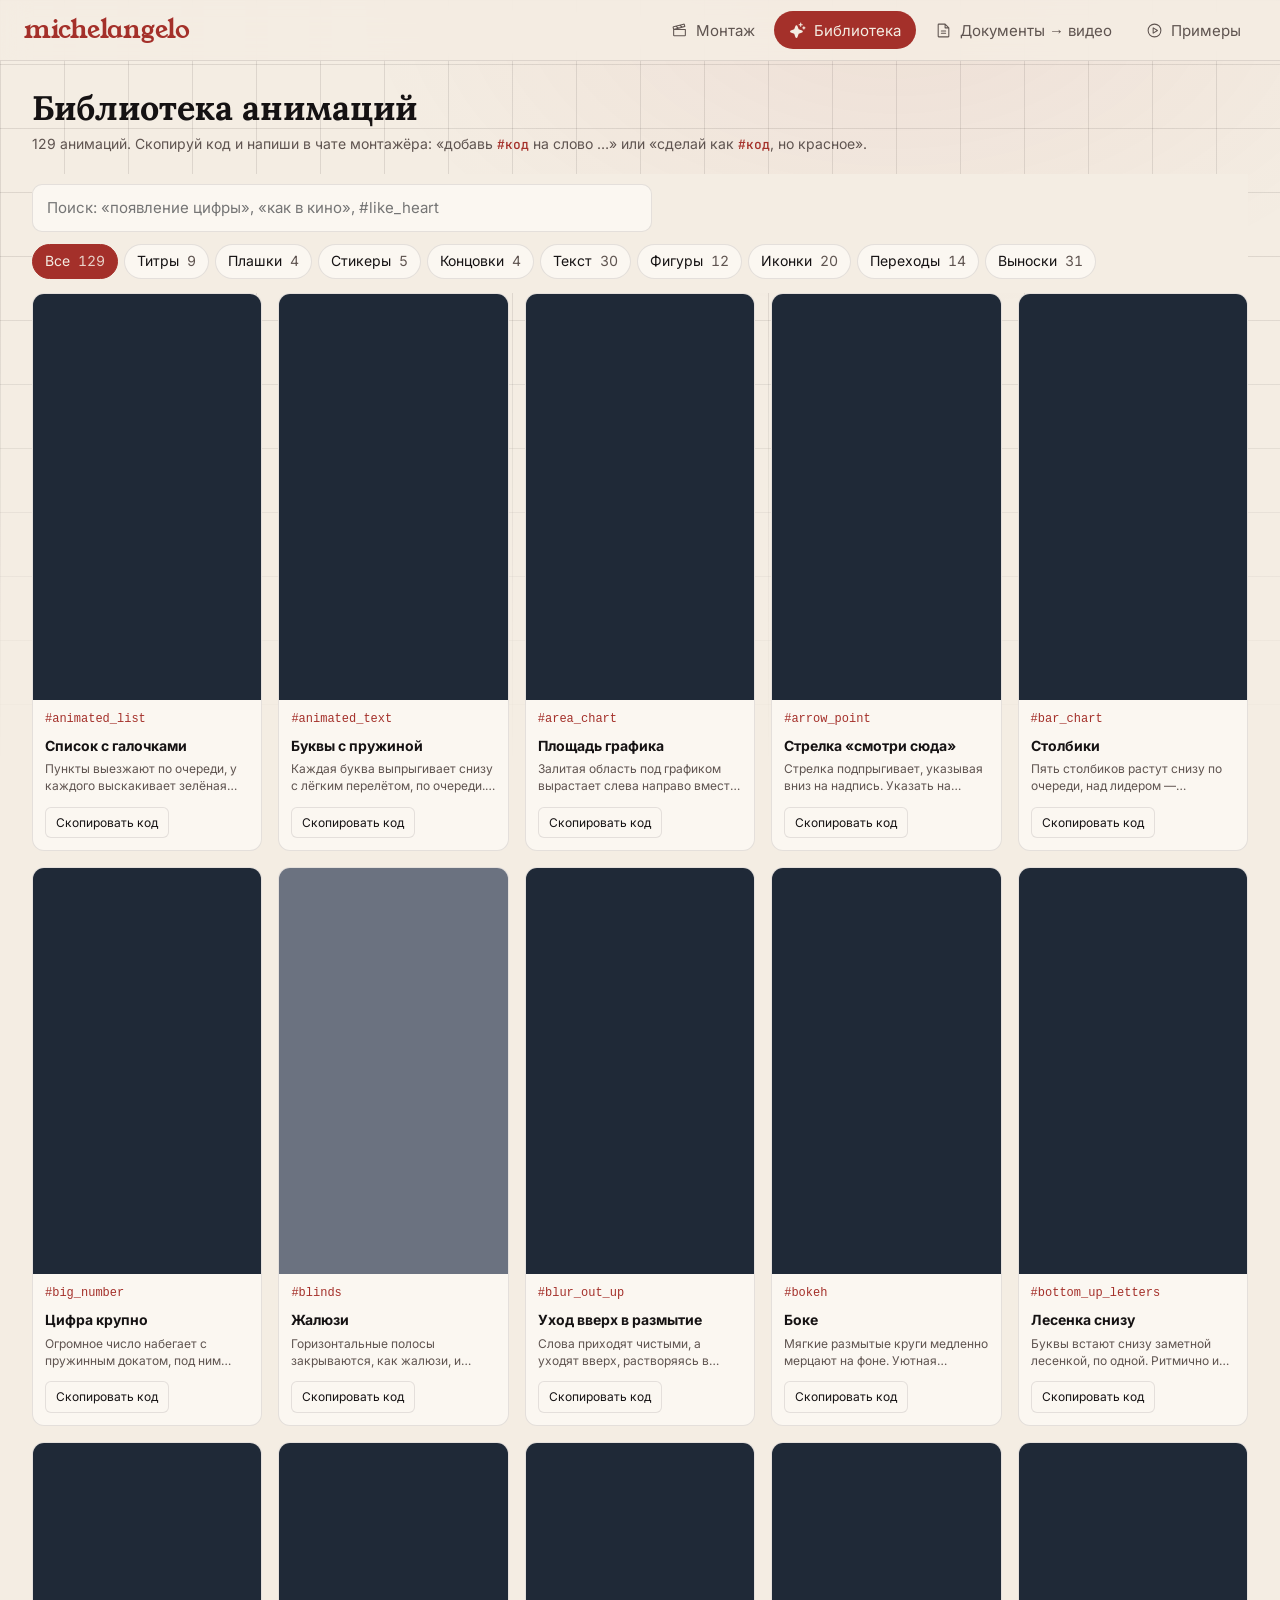
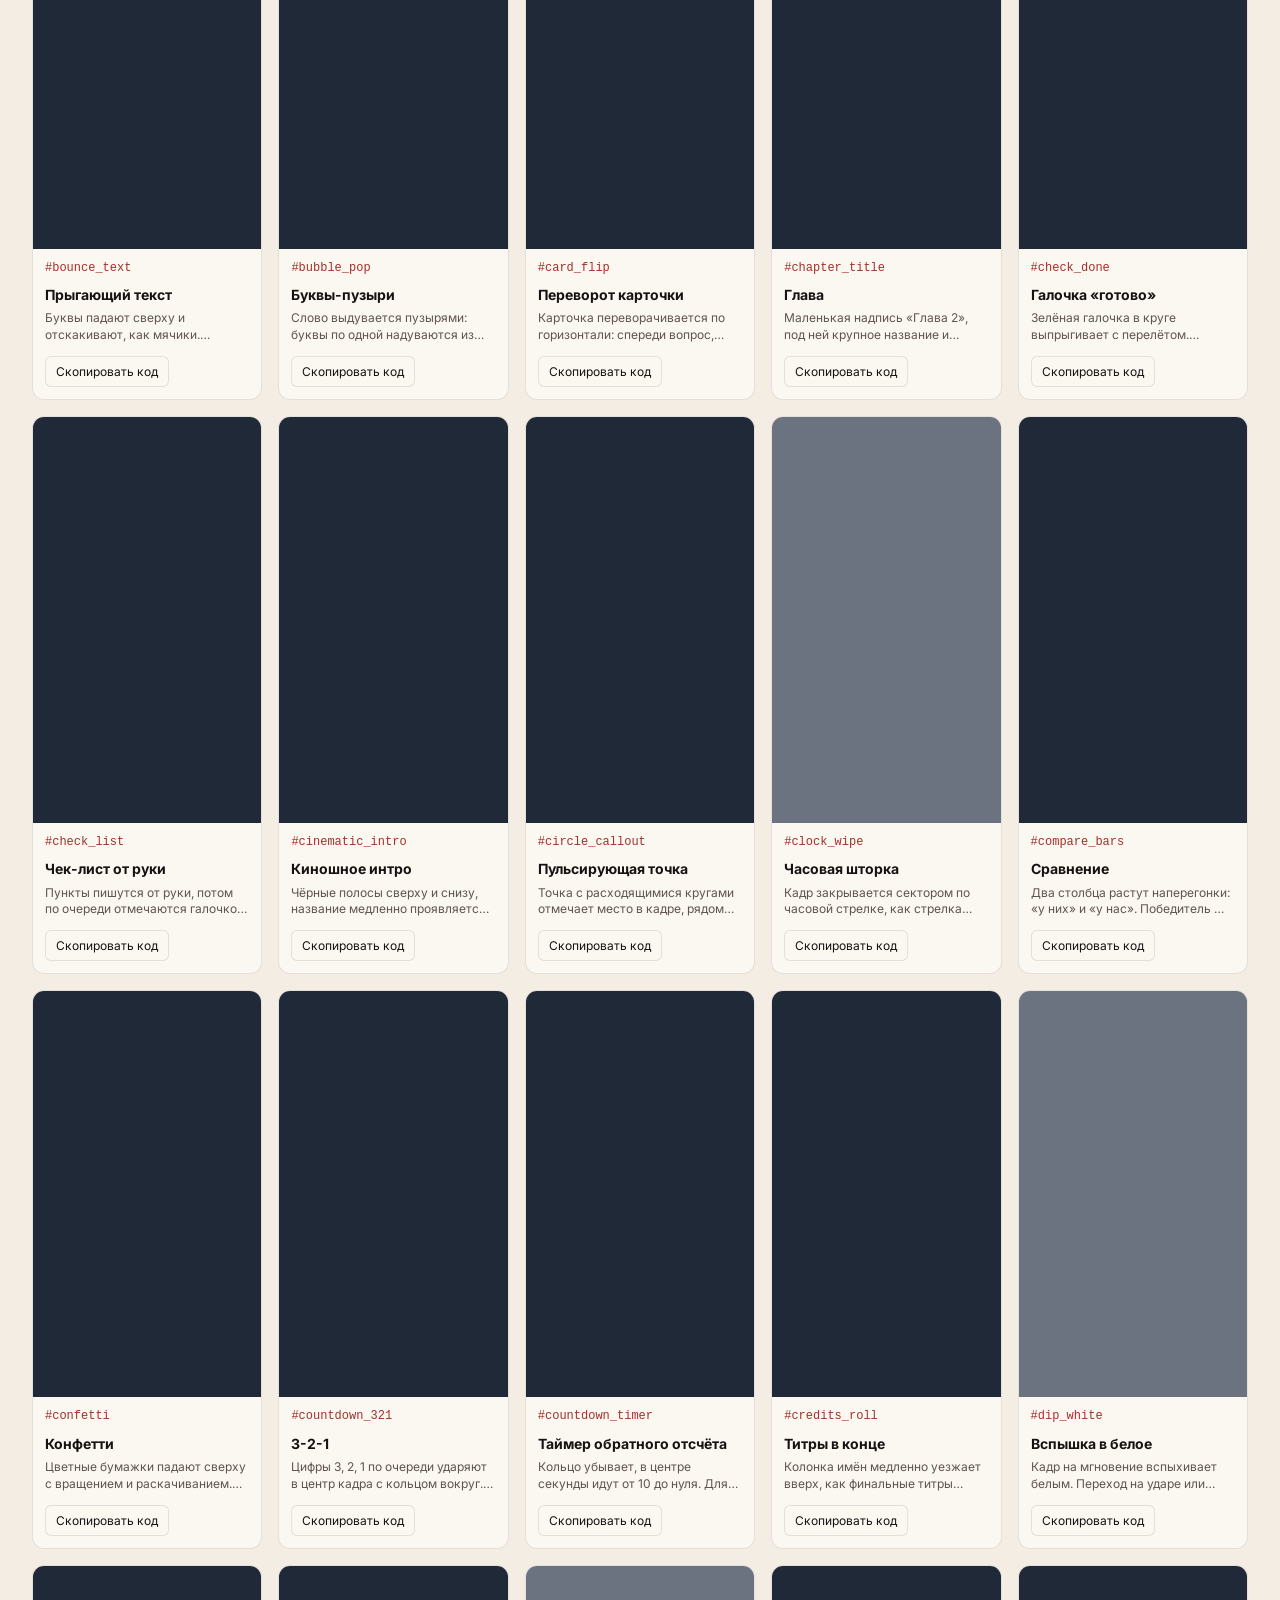
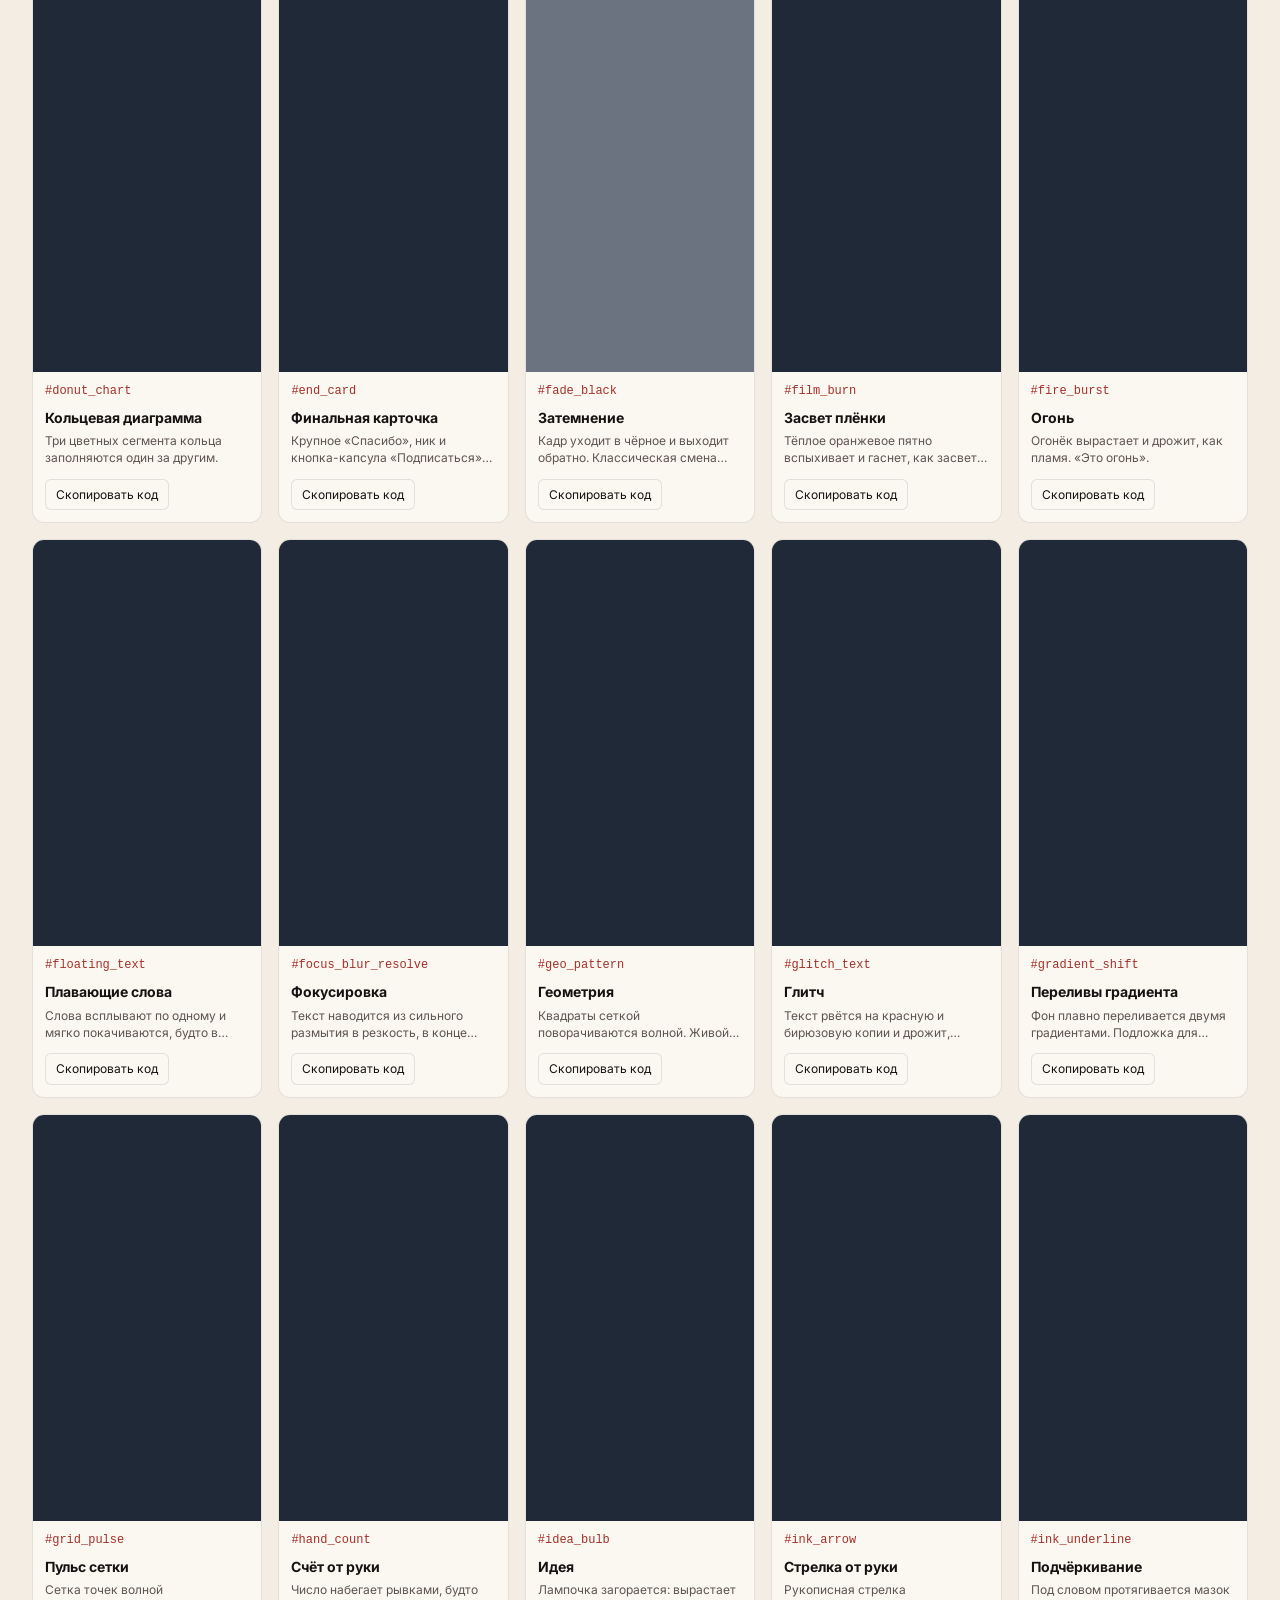
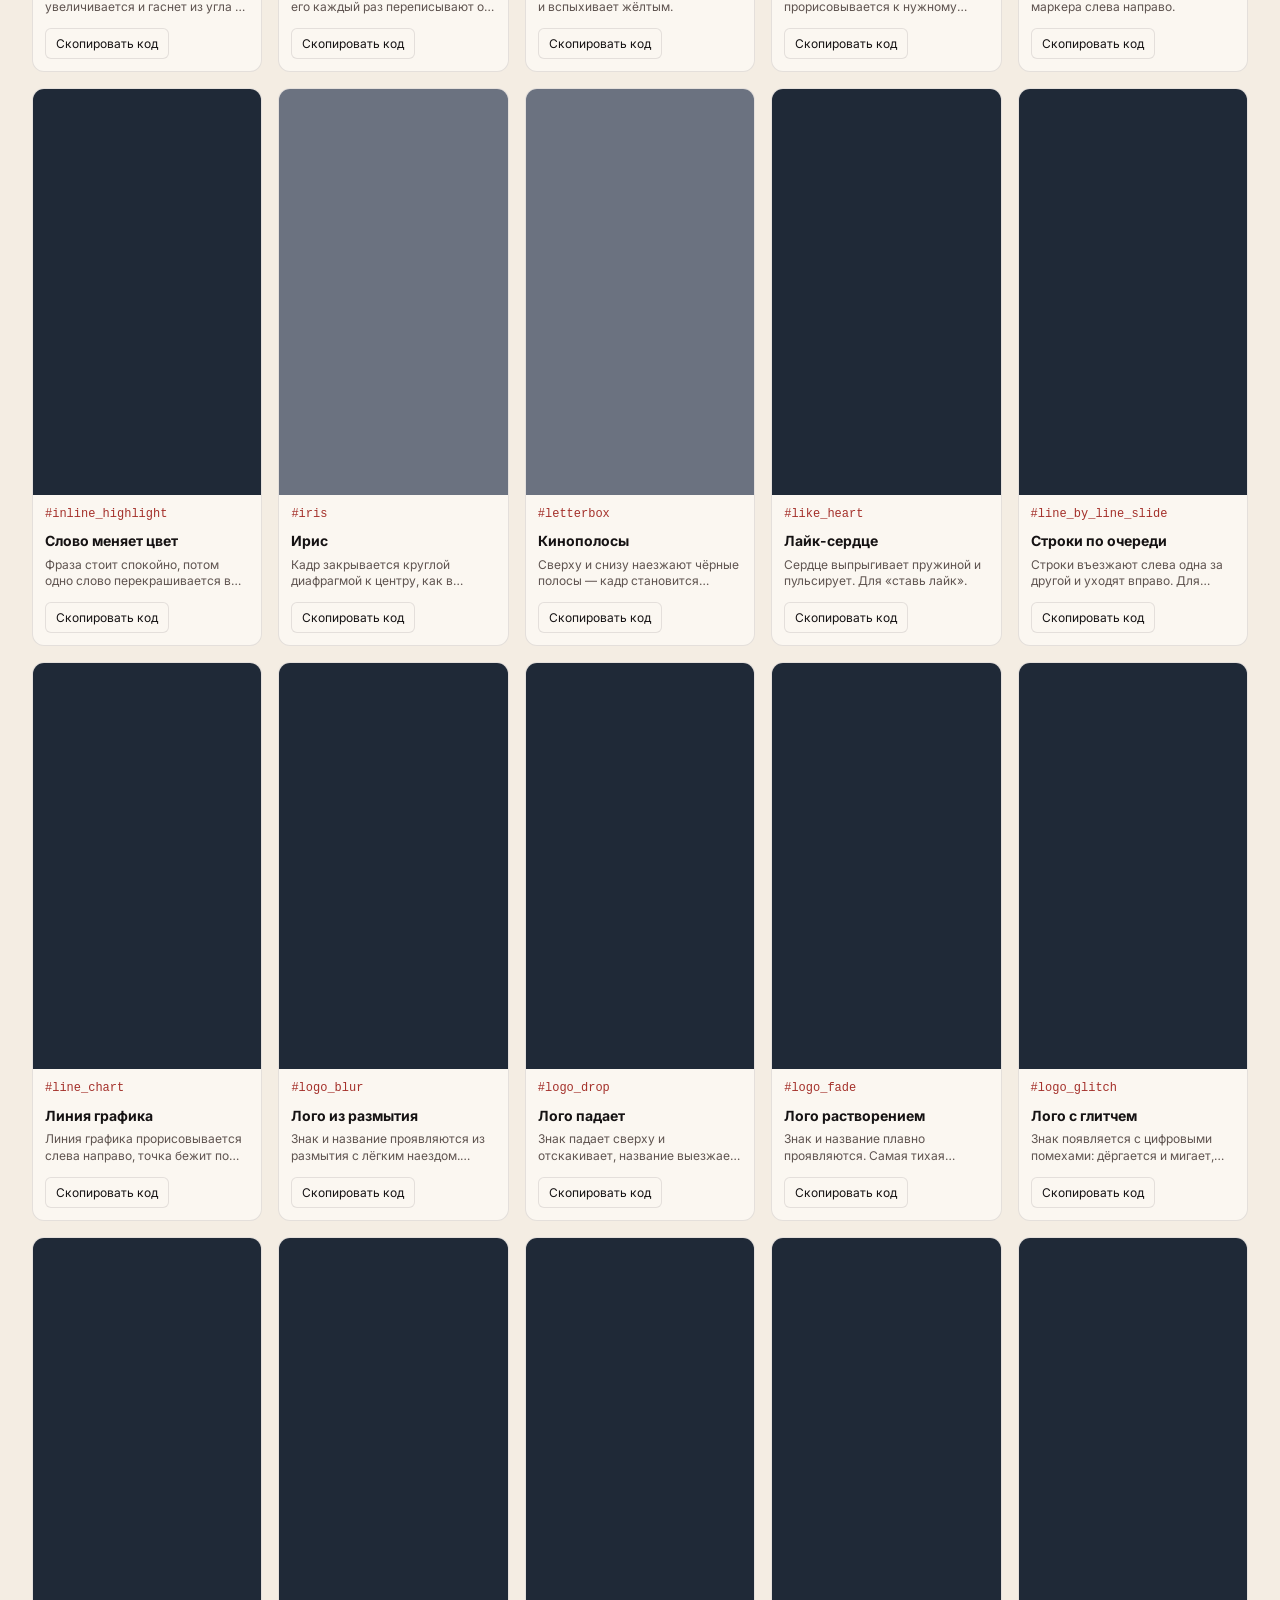
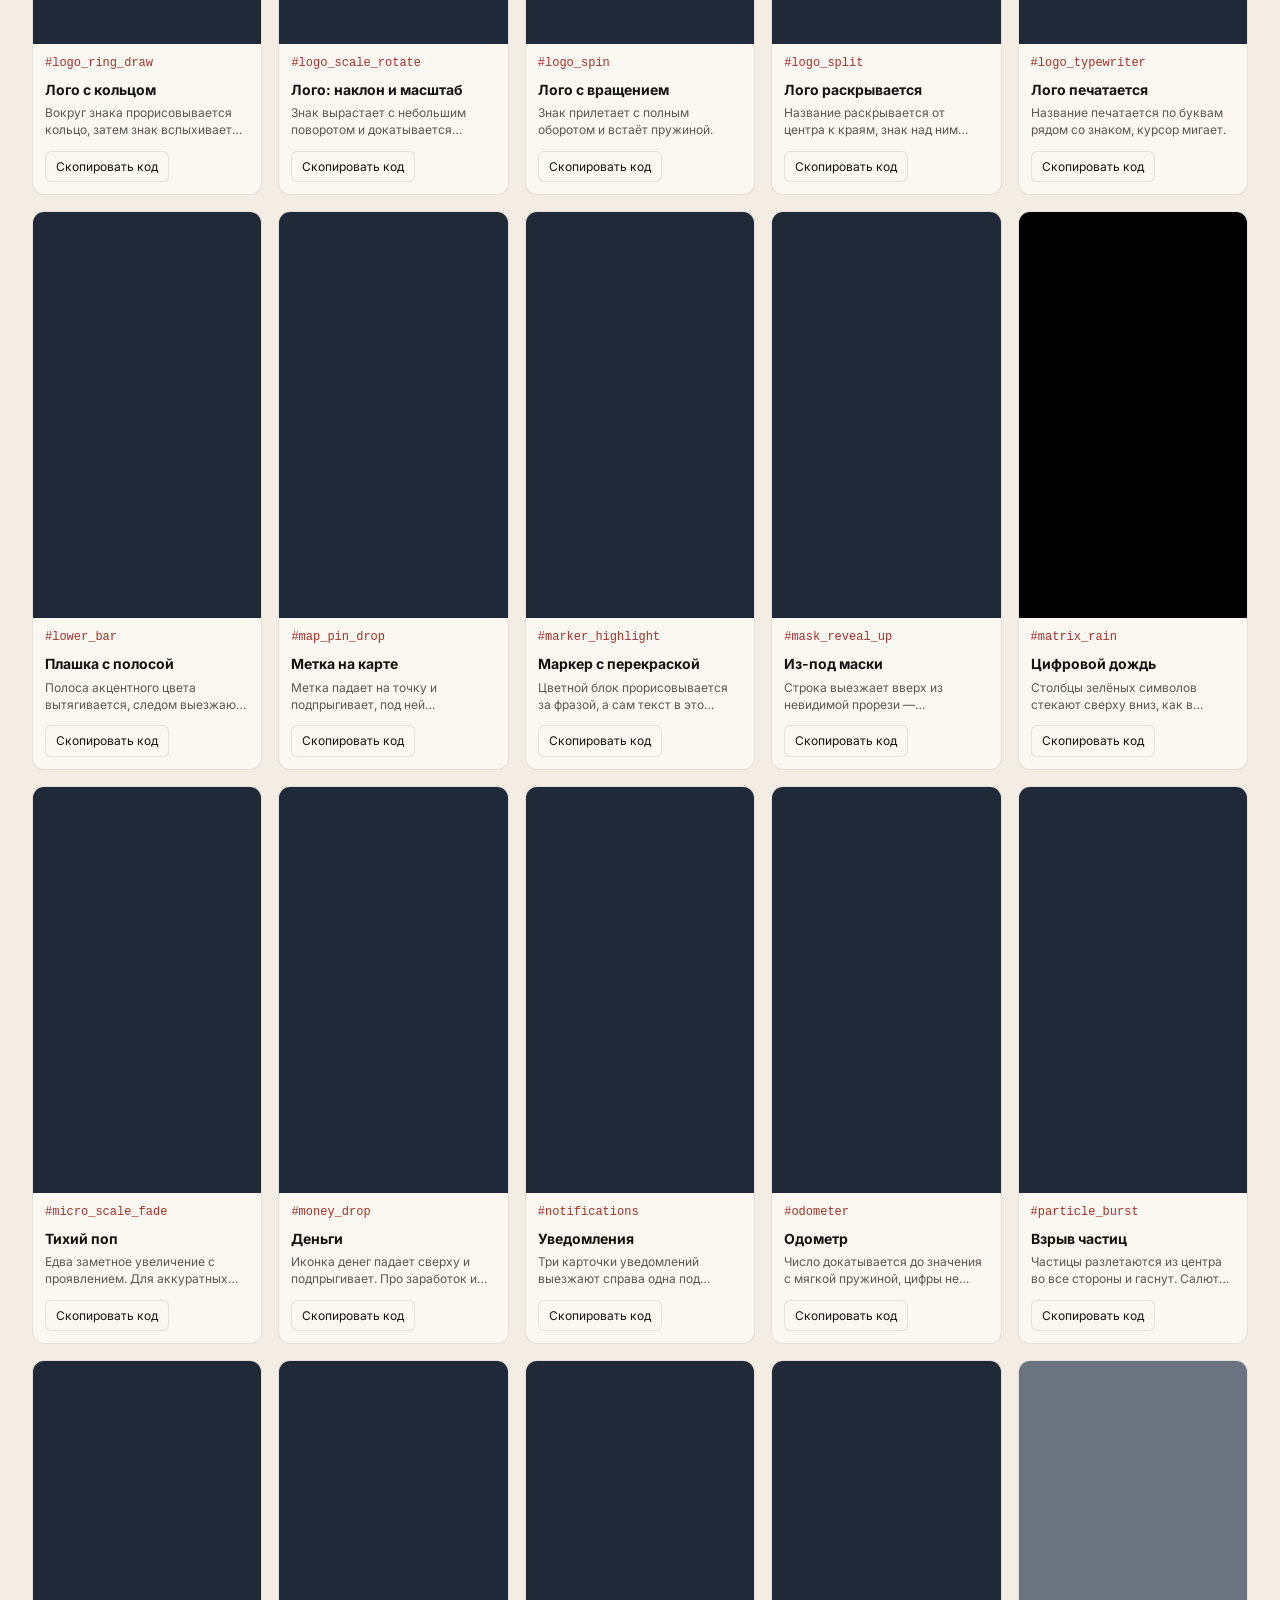
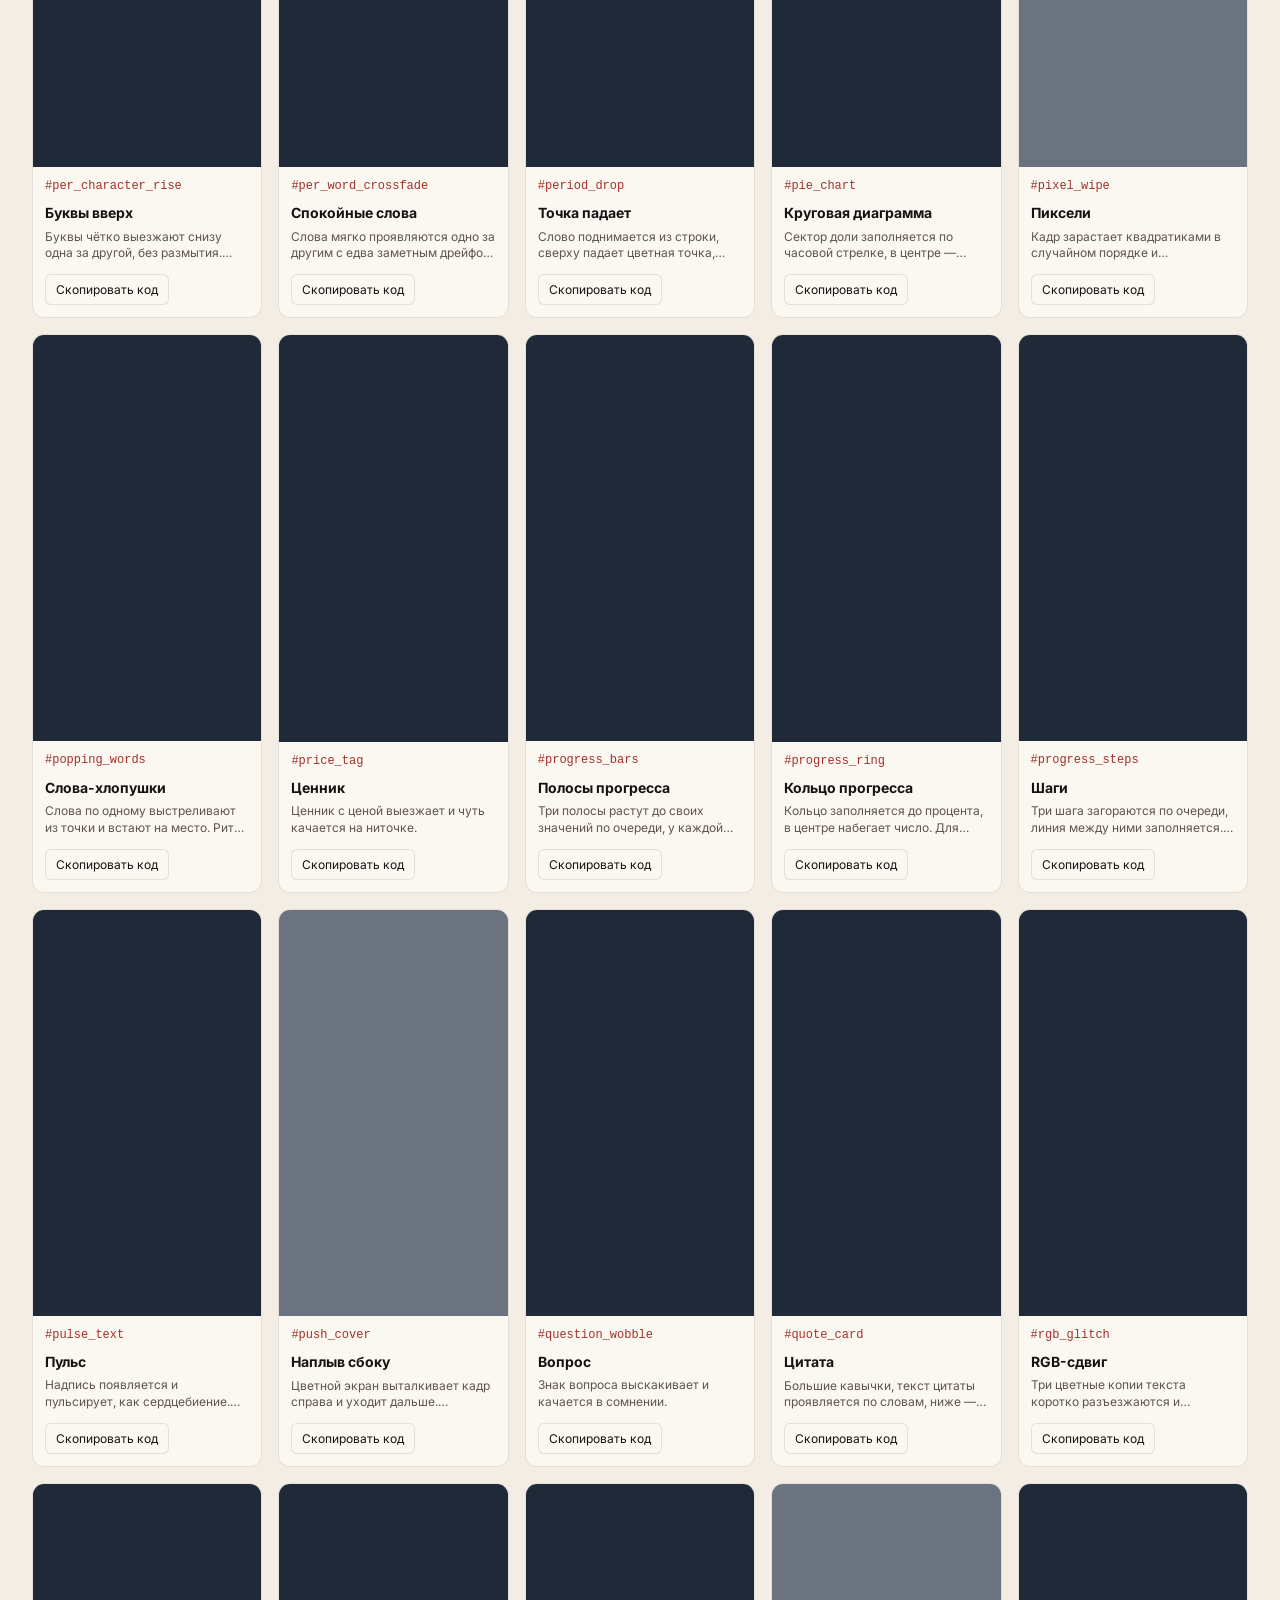
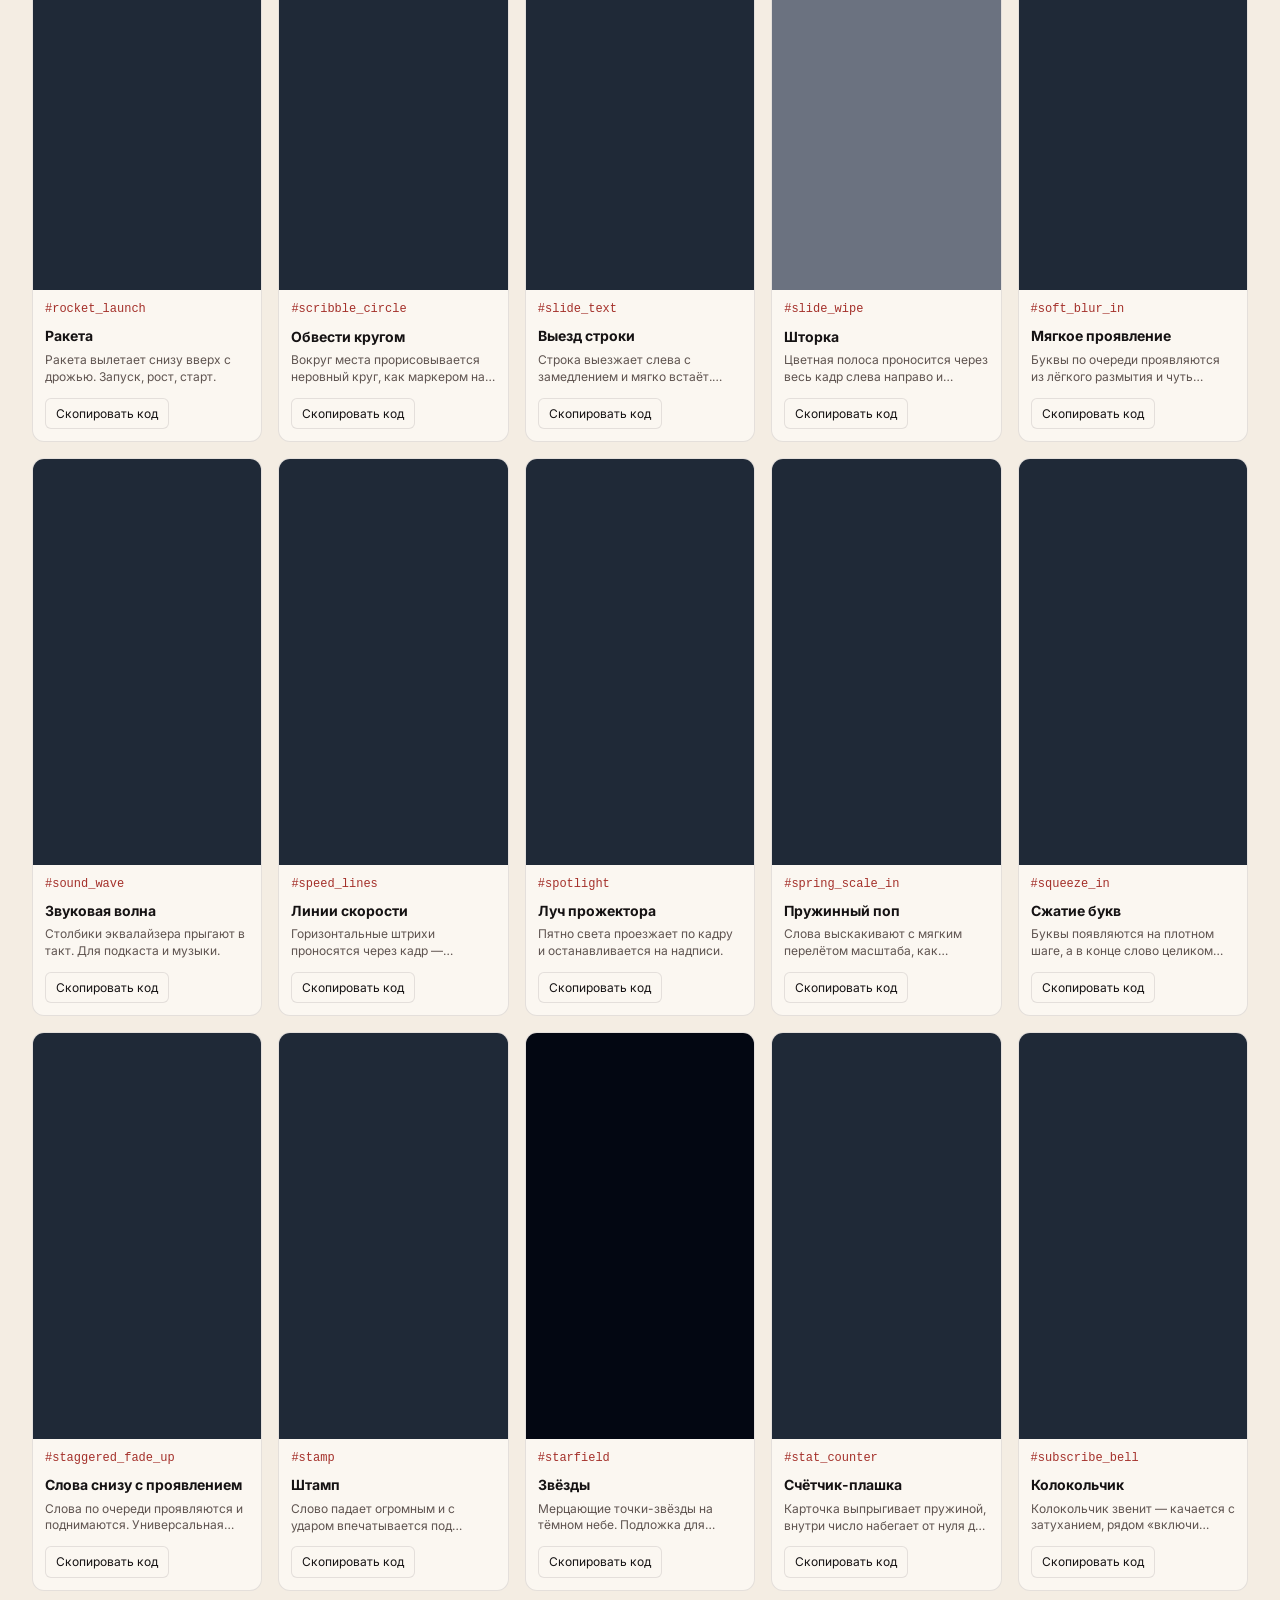
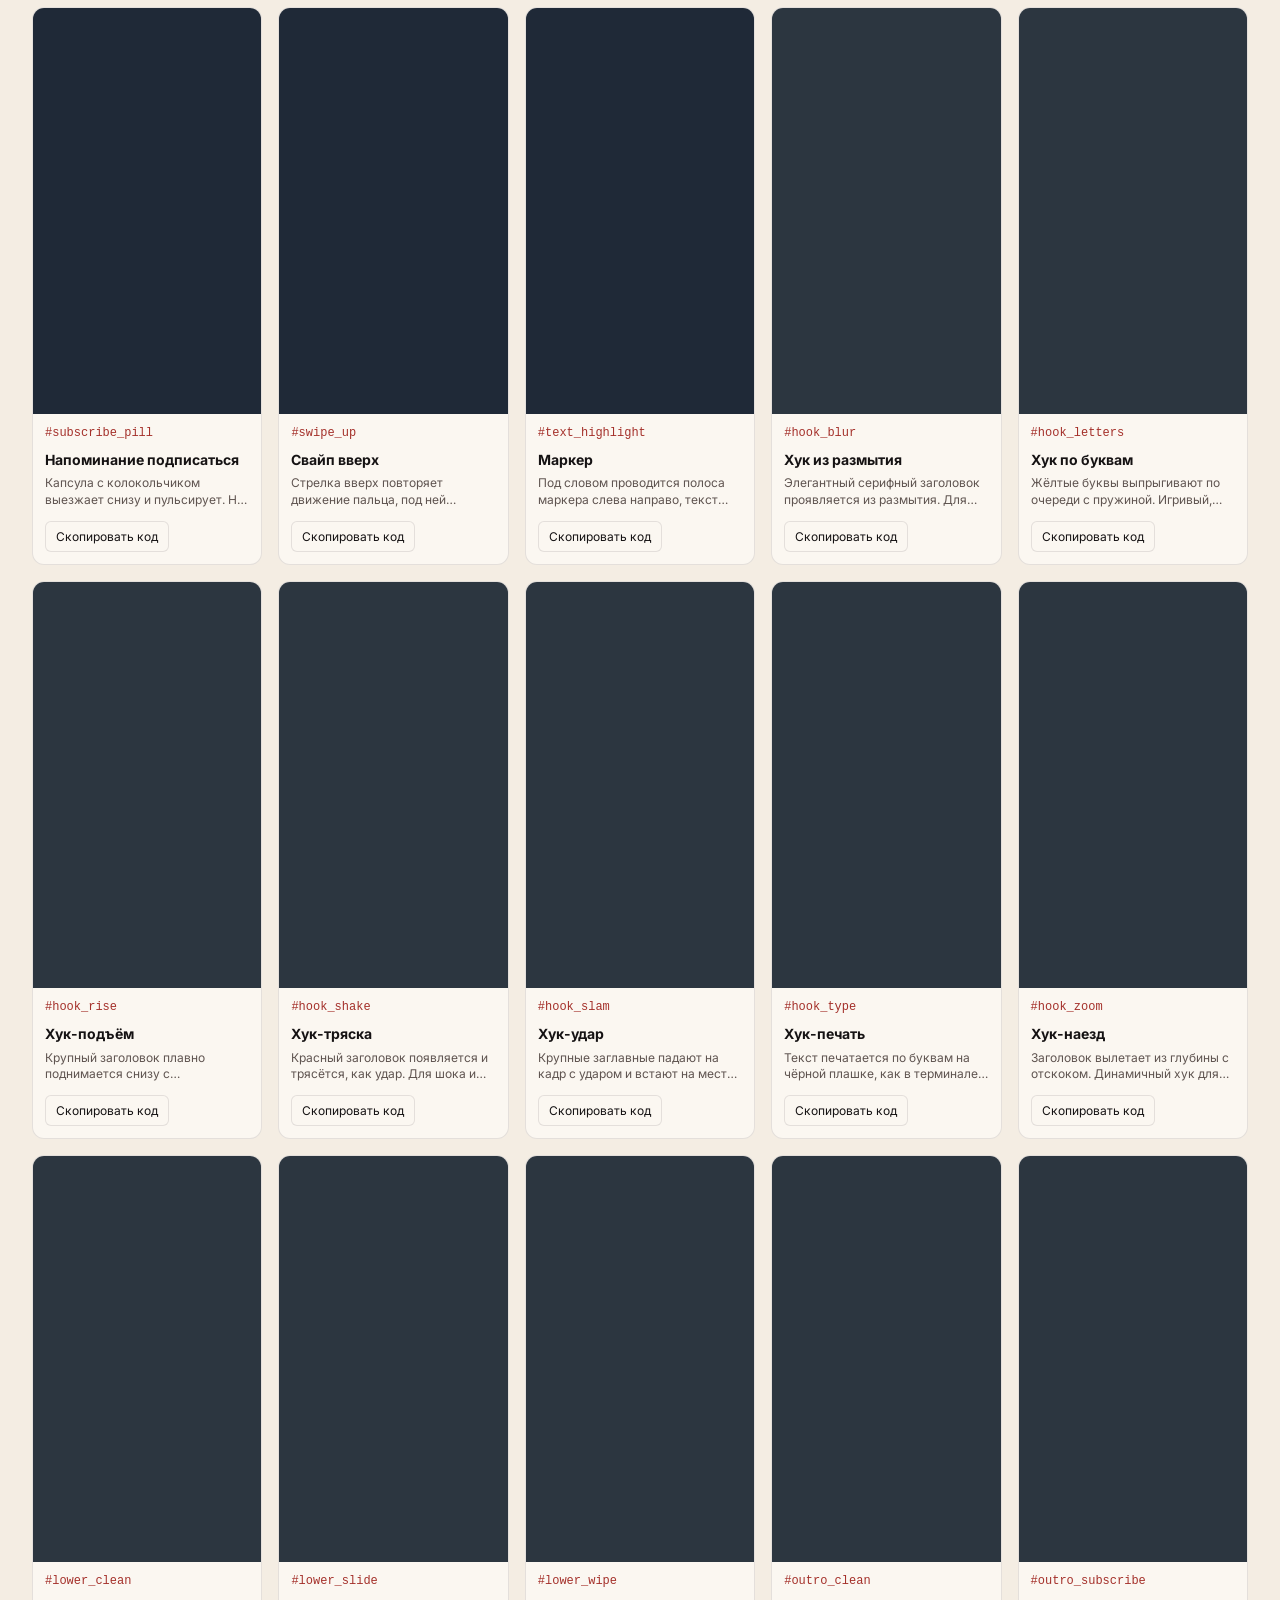
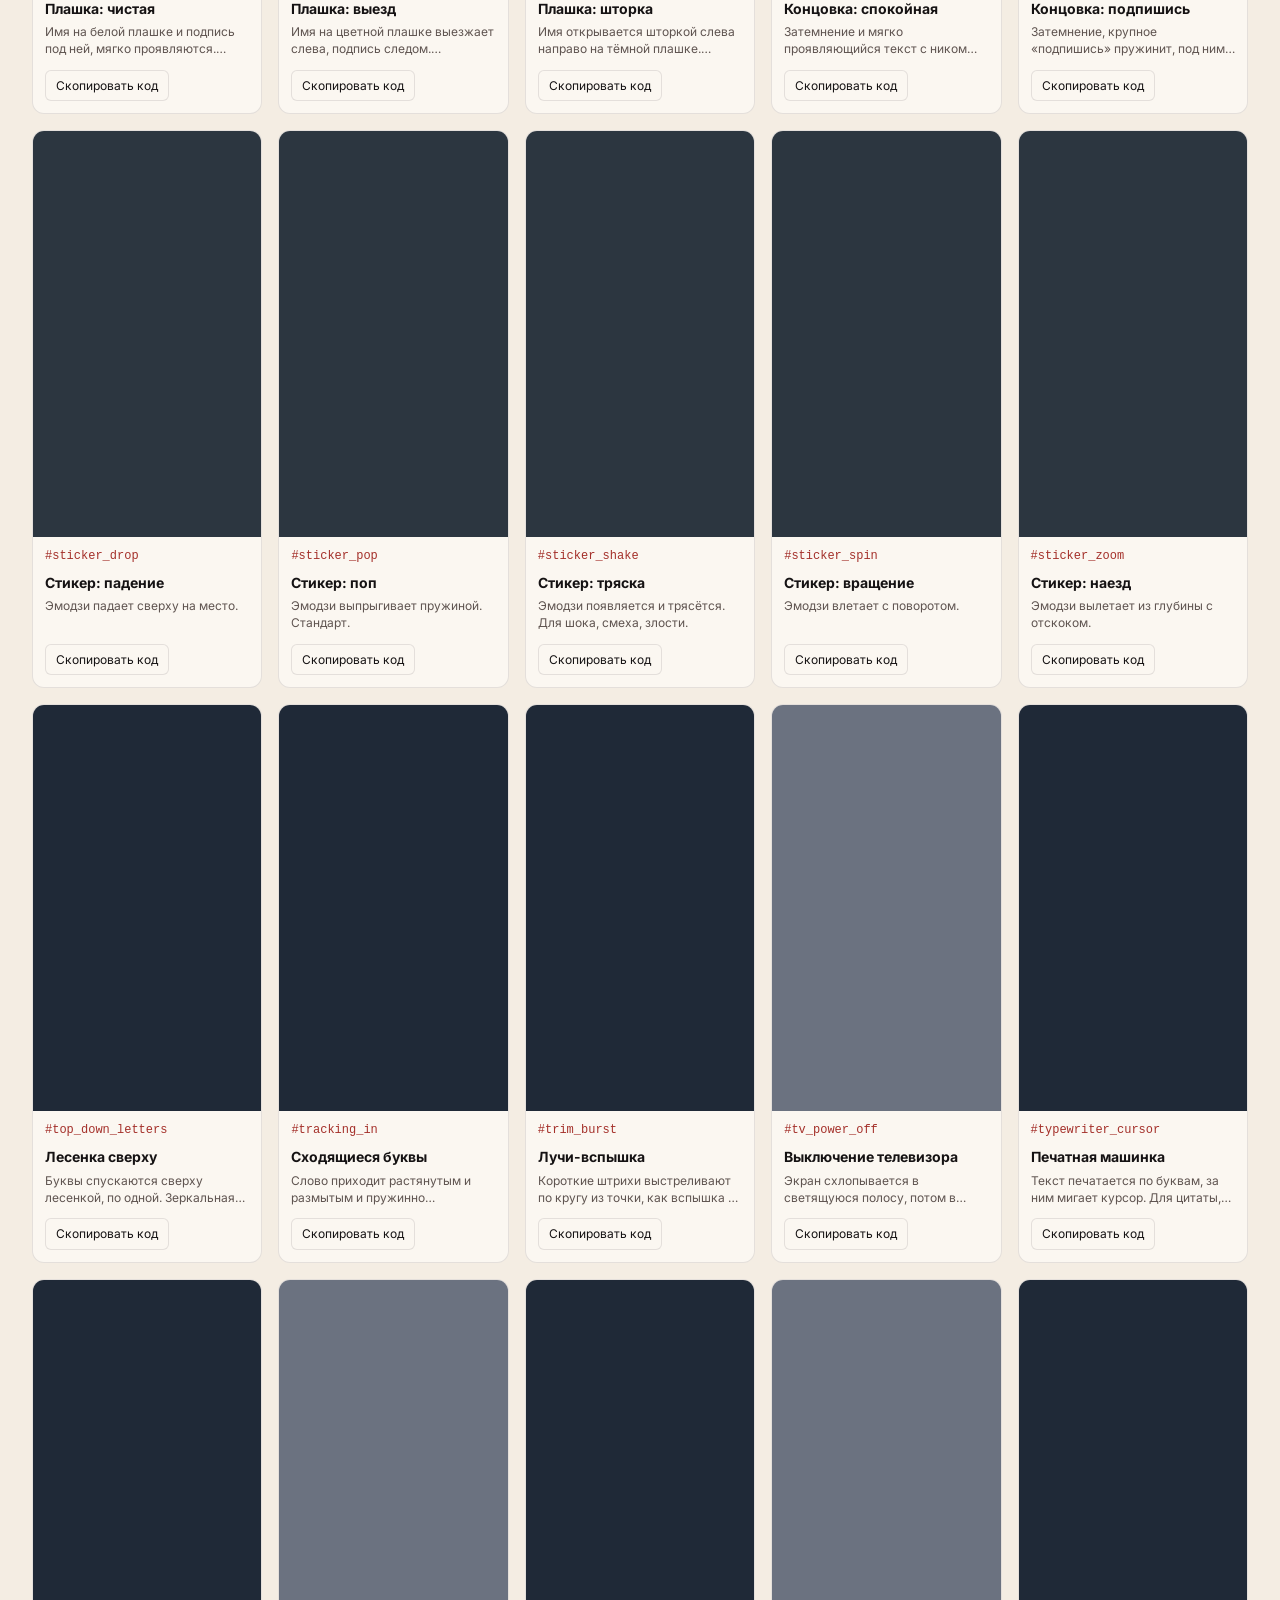
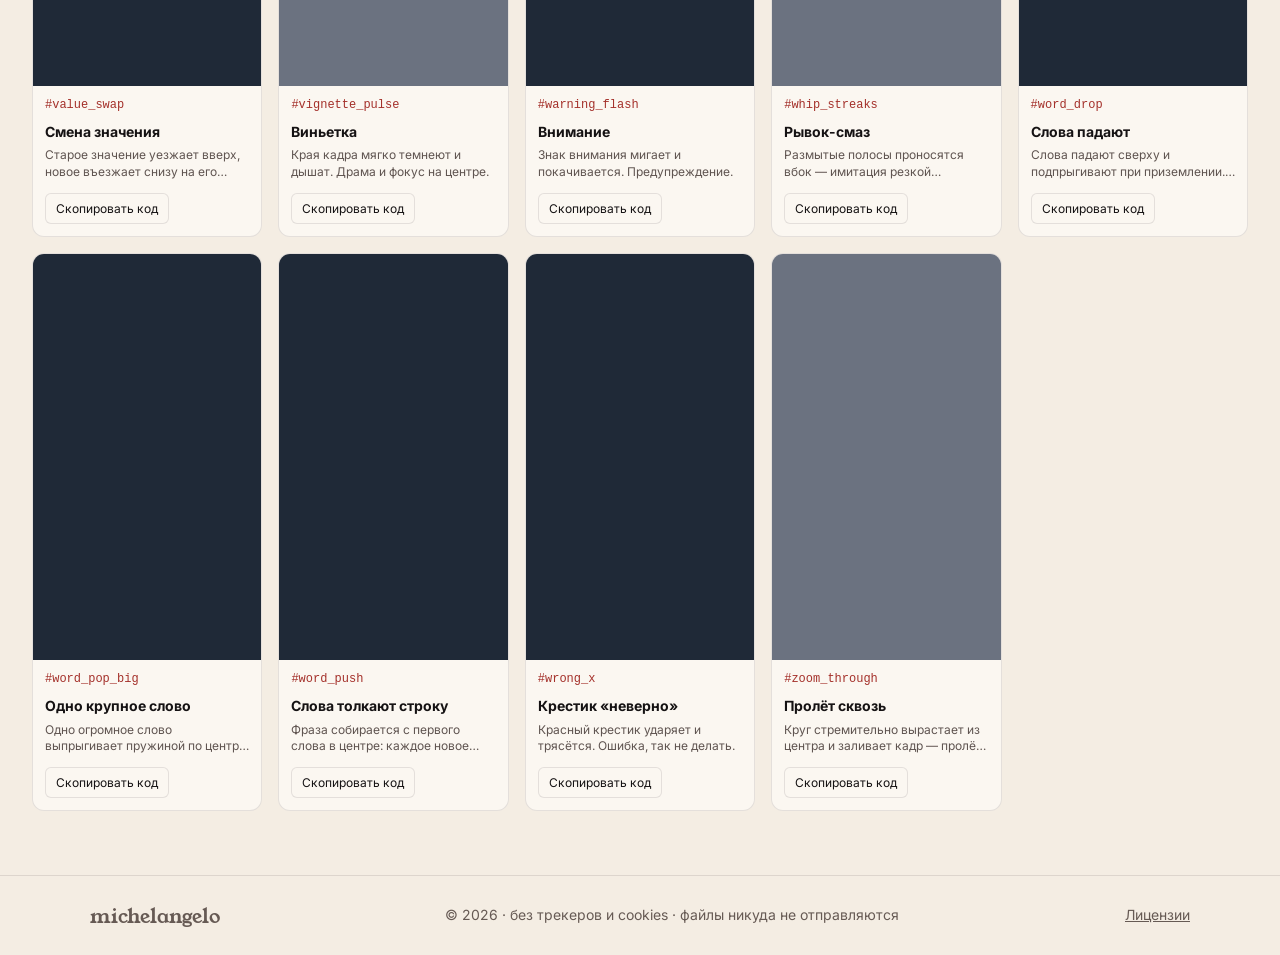
<file: library/index.html>
<!doctype html>
<html lang="ru">
<head>
  <meta charset="utf-8">
  <meta name="viewport" content="width=device-width, initial-scale=1, viewport-fit=cover">
  <meta http-equiv="Content-Security-Policy" content="default-src 'self'; script-src 'self'; style-src 'self' 'unsafe-inline'; img-src 'self' data: blob:; media-src 'self' blob: data:; font-src 'self'; connect-src 'none'; frame-src 'none'; object-src 'none'; base-uri 'self'; form-action 'none'">
  <meta name="referrer" content="no-referrer">
  <title>Библиотека анимаций — michelangelo</title>
  <meta name="description" content="Готовые анимации с кодом #slug: титры, плашки, цифры, иконки, переходы. Живое превью, поиск и копирование кода.">
  <meta name="theme-color" content="#F4EDE3">
  <meta name="color-scheme" content="light">
  <meta property="og:type" content="website">
  <meta property="og:title" content="Библиотека анимаций — michelangelo">
  <meta property="og:description" content="Готовые анимации с кодом #slug: титры, плашки, цифры, иконки, переходы. Живое превью, поиск и копирование кода.">
  <meta property="og:url" content="https://michelangelo.lol/library/">
  <meta property="og:image" content="https://michelangelo.lol/assets/og.jpg">
  <meta name="twitter:card" content="summary_large_image">
  <link rel="canonical" href="https://michelangelo.lol/library/">
  <link rel="icon" href="/assets/brand/favicon.svg" type="image/svg+xml">
  <link rel="apple-touch-icon" href="/assets/apple-touch-icon.png">
  <link rel="preload" href="/assets/fonts/young-serif-latin-400-normal.woff2" as="font" type="font/woff2" crossorigin>
  <link rel="stylesheet" href="/assets/style.css">
  <link rel="stylesheet" href="/assets/site.css">
  <link rel="stylesheet" href="/assets/library/app.css">
  <script src="/assets/library/app.js" defer></script>
</head>
<body class="page-library">
  <a class="skip" href="#main">К содержанию</a>
  <header class="topnav" data-site-nav>
    <div class="topnav__row">
      <a class="logo logo--text" href="/" aria-label="michelangelo — на главную">michelangelo</a>
      <nav class="topnav__links" aria-label="Разделы">
        <a class="topnav__link" href="/montage/" data-active="false"><svg fill="currentColor" viewBox="0 0 256 256" aria-hidden="true"><path d="M216,104H102.09L210,75.51a8,8,0,0,0,5.68-9.84l-8.16-30a15.93,15.93,0,0,0-19.42-11.13L35.81,64.74a15.75,15.75,0,0,0-9.7,7.4,15.51,15.51,0,0,0-1.55,12L32,111.56c0,.14,0,.29,0,.44v88a16,16,0,0,0,16,16H208a16,16,0,0,0,16-16V112A8,8,0,0,0,216,104ZM192.16,40l6,22.07-22.62,6L147.42,51.83Zm-66.69,17.6,28.12,16.24-36.94,9.75L88.53,67.37Zm-79.4,44.62-6-22.08,26.5-7L94.69,89.4ZM208,200H48V120H208v80Z"></path></svg><span>Монтаж</span></a>
        <a class="topnav__link" href="/library/" data-active="true" aria-current="page"><svg fill="currentColor" viewBox="0 0 256 256" aria-hidden="true"><path d="M208,144a15.78,15.78,0,0,1-10.42,14.94L146,178l-19,51.62a15.92,15.92,0,0,1-29.88,0L78,178l-51.62-19a15.92,15.92,0,0,1,0-29.88L78,110l19-51.62a15.92,15.92,0,0,1,29.88,0L146,110l51.62,19A15.78,15.78,0,0,1,208,144ZM152,48h16V64a8,8,0,0,0,16,0V48h16a8,8,0,0,0,0-16H184V16a8,8,0,0,0-16,0V32H152a8,8,0,0,0,0,16Zm88,32h-8V72a8,8,0,0,0-16,0v8h-8a8,8,0,0,0,0,16h8v8a8,8,0,0,0,16,0V96h8a8,8,0,0,0,0-16Z"></path></svg><span>Библиотека</span></a>
        <a class="topnav__link" href="/docs/" data-active="false"><svg fill="currentColor" viewBox="0 0 256 256" aria-hidden="true"><path d="M213.66,82.34l-56-56A8,8,0,0,0,152,24H56A16,16,0,0,0,40,40V216a16,16,0,0,0,16,16H200a16,16,0,0,0,16-16V88A8,8,0,0,0,213.66,82.34ZM160,51.31,188.69,80H160ZM200,216H56V40h88V88a8,8,0,0,0,8,8h48V216Zm-32-80a8,8,0,0,1-8,8H96a8,8,0,0,1,0-16h64A8,8,0,0,1,168,136Zm0,32a8,8,0,0,1-8,8H96a8,8,0,0,1,0-16h64A8,8,0,0,1,168,168Z"></path></svg><span>Документы → видео</span></a>
        <a class="topnav__link" href="/examples/" data-active="false"><svg fill="currentColor" viewBox="0 0 256 256" aria-hidden="true"><path d="M128,24A104,104,0,1,0,232,128,104.11,104.11,0,0,0,128,24Zm0,192a88,88,0,1,1,88-88A88.1,88.1,0,0,1,128,216Zm48.24-94.78-64-40A8,8,0,0,0,100,88v80a8,8,0,0,0,12.24,6.78l64-40a8,8,0,0,0,0-13.56ZM116,153.57V102.43L156.91,128Z"></path></svg><span>Примеры</span></a>
      </nav>
    </div>
  </header>
  <nav class="tabbar" aria-label="Разделы" data-site-nav>
    <a class="tabbar__tab" href="/montage/" data-active="false"><svg fill="currentColor" viewBox="0 0 256 256" aria-hidden="true"><path d="M216,104H102.09L210,75.51a8,8,0,0,0,5.68-9.84l-8.16-30a15.93,15.93,0,0,0-19.42-11.13L35.81,64.74a15.75,15.75,0,0,0-9.7,7.4,15.51,15.51,0,0,0-1.55,12L32,111.56c0,.14,0,.29,0,.44v88a16,16,0,0,0,16,16H208a16,16,0,0,0,16-16V112A8,8,0,0,0,216,104ZM192.16,40l6,22.07-22.62,6L147.42,51.83Zm-66.69,17.6,28.12,16.24-36.94,9.75L88.53,67.37Zm-79.4,44.62-6-22.08,26.5-7L94.69,89.4ZM208,200H48V120H208v80Z"></path></svg><span>Монтаж</span></a>
        <a class="tabbar__tab" href="/library/" data-active="true" aria-current="page"><svg fill="currentColor" viewBox="0 0 256 256" aria-hidden="true"><path d="M208,144a15.78,15.78,0,0,1-10.42,14.94L146,178l-19,51.62a15.92,15.92,0,0,1-29.88,0L78,178l-51.62-19a15.92,15.92,0,0,1,0-29.88L78,110l19-51.62a15.92,15.92,0,0,1,29.88,0L146,110l51.62,19A15.78,15.78,0,0,1,208,144ZM152,48h16V64a8,8,0,0,0,16,0V48h16a8,8,0,0,0,0-16H184V16a8,8,0,0,0-16,0V32H152a8,8,0,0,0,0,16Zm88,32h-8V72a8,8,0,0,0-16,0v8h-8a8,8,0,0,0,0,16h8v8a8,8,0,0,0,16,0V96h8a8,8,0,0,0,0-16Z"></path></svg><span>Библиотека</span></a>
        <a class="tabbar__tab" href="/docs/" data-active="false"><svg fill="currentColor" viewBox="0 0 256 256" aria-hidden="true"><path d="M213.66,82.34l-56-56A8,8,0,0,0,152,24H56A16,16,0,0,0,40,40V216a16,16,0,0,0,16,16H200a16,16,0,0,0,16-16V88A8,8,0,0,0,213.66,82.34ZM160,51.31,188.69,80H160ZM200,216H56V40h88V88a8,8,0,0,0,8,8h48V216Zm-32-80a8,8,0,0,1-8,8H96a8,8,0,0,1,0-16h64A8,8,0,0,1,168,136Zm0,32a8,8,0,0,1-8,8H96a8,8,0,0,1,0-16h64A8,8,0,0,1,168,168Z"></path></svg><span>Документы</span></a>
        <a class="tabbar__tab" href="/examples/" data-active="false"><svg fill="currentColor" viewBox="0 0 256 256" aria-hidden="true"><path d="M128,24A104,104,0,1,0,232,128,104.11,104.11,0,0,0,128,24Zm0,192a88,88,0,1,1,88-88A88.1,88.1,0,0,1,128,216Zm48.24-94.78-64-40A8,8,0,0,0,100,88v80a8,8,0,0,0,12.24,6.78l64-40a8,8,0,0,0,0-13.56ZM116,153.57V102.43L156.91,128Z"></path></svg><span>Примеры</span></a>
  </nav>
  <main id="main">
    <div id="library"><noscript><p class="wrap" style="padding:40px 16px">Библиотеке нужен JavaScript: превью анимаций рисуются в браузере.</p></noscript></div>
  </main>
  <footer class="foot">
    <div class="wrap foot__row">
      <a class="logo logo--text logo--foot" href="/">michelangelo</a>
      <span>© 2026 · без трекеров и cookies · файлы никуда не отправляются</span>
      <a href="/licenses/">Лицензии</a>
    </div>
  </footer>
</body>
</html>
</file>
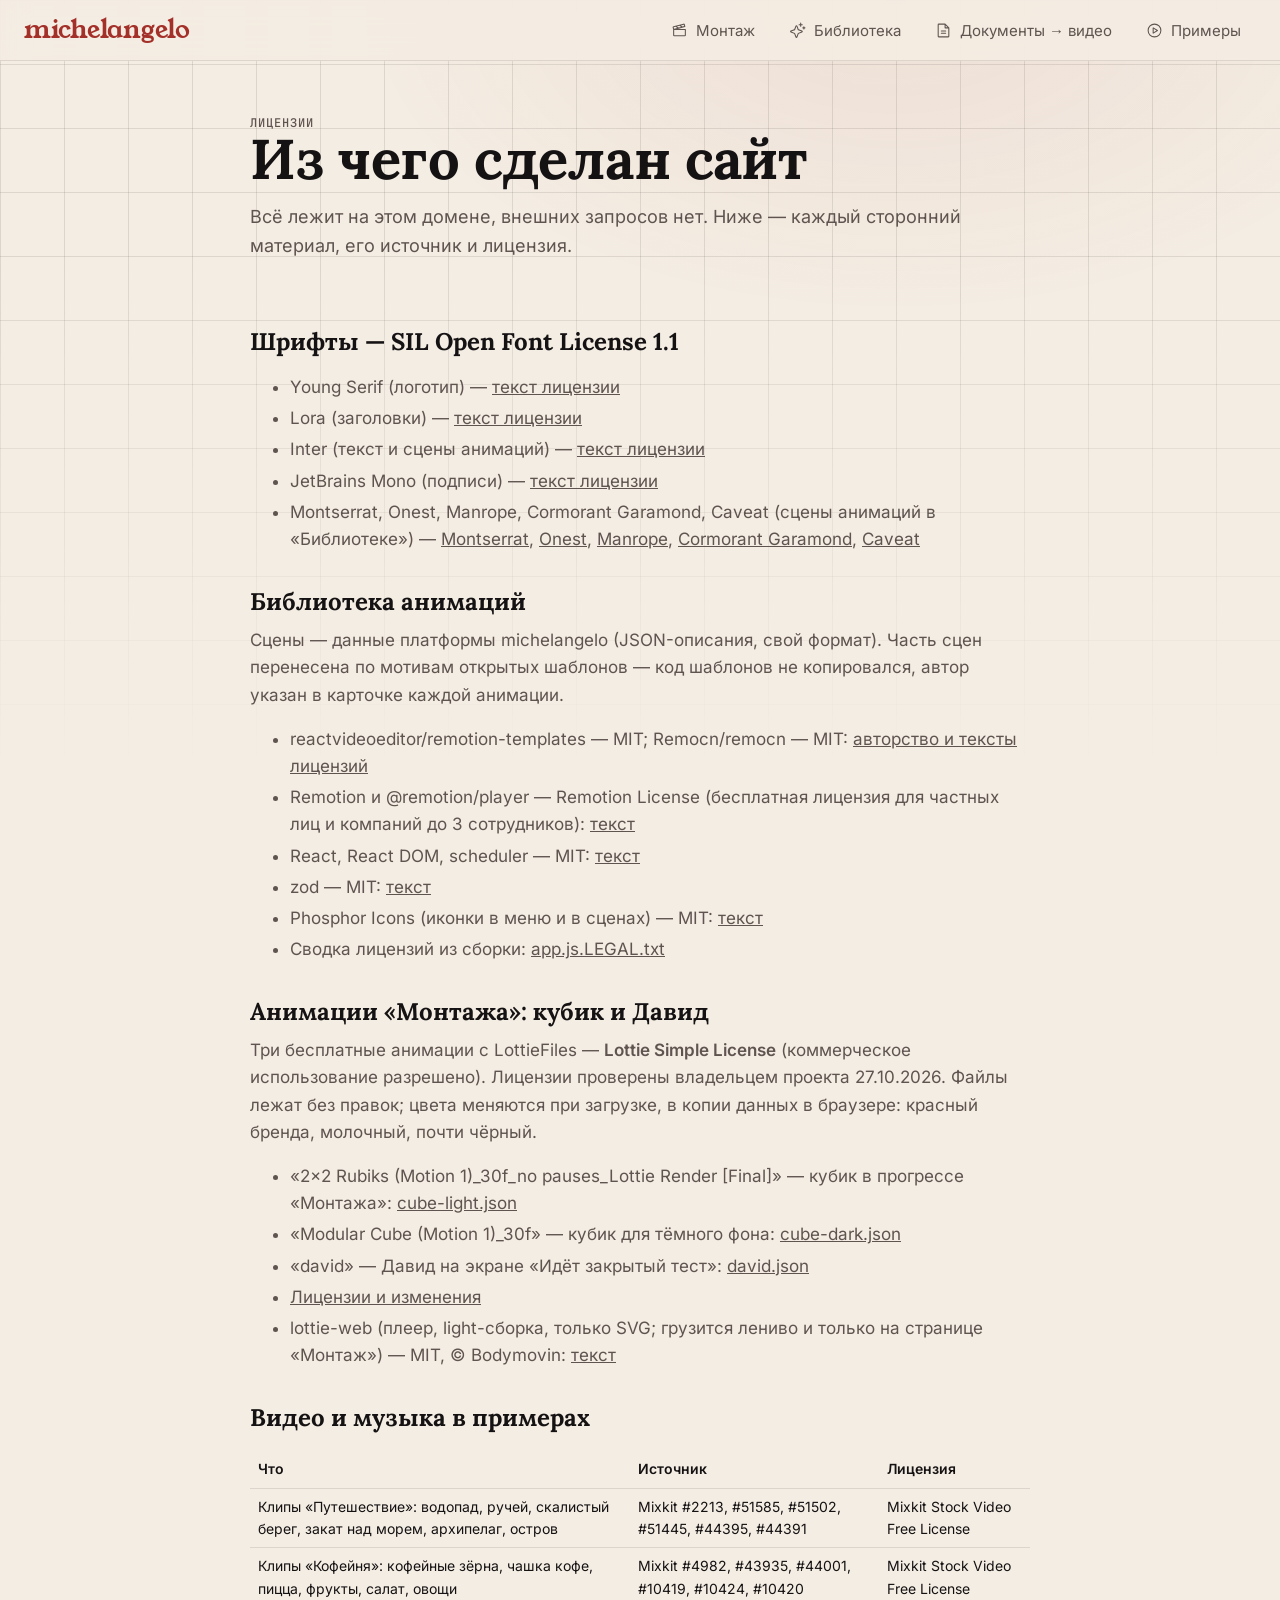
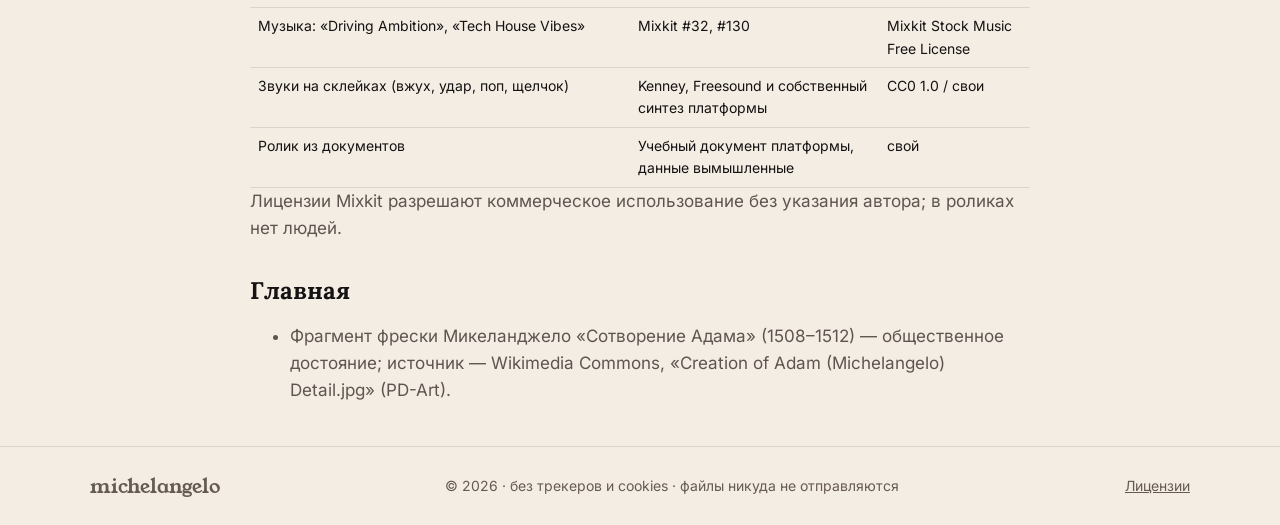
<file: licenses/index.html>
<!doctype html>
<html lang="ru">
<head>
  <meta charset="utf-8">
  <meta name="viewport" content="width=device-width, initial-scale=1, viewport-fit=cover">
  <meta http-equiv="Content-Security-Policy" content="default-src 'self'; script-src 'self'; style-src 'self' 'unsafe-inline'; img-src 'self' data: blob:; media-src 'self' blob: data:; font-src 'self'; connect-src 'none'; frame-src 'none'; object-src 'none'; base-uri 'self'; form-action 'none'">
  <meta name="referrer" content="no-referrer">
  <title>Лицензии — michelangelo</title>
  <meta name="description" content="Чем сделан сайт michelangelo.lol: шрифты, код, анимации, видео, музыка и звуки — источники и лицензии.">
  <meta name="theme-color" content="#F4EDE3">
  <meta name="color-scheme" content="light">
  <meta property="og:type" content="website">
  <meta property="og:title" content="Лицензии — michelangelo">
  <meta property="og:description" content="Чем сделан сайт michelangelo.lol: шрифты, код, анимации, видео, музыка и звуки — источники и лицензии.">
  <meta property="og:url" content="https://michelangelo.lol/licenses/">
  <meta property="og:image" content="https://michelangelo.lol/assets/og.jpg">
  <meta name="twitter:card" content="summary_large_image">
  <link rel="canonical" href="https://michelangelo.lol/licenses/">
  <link rel="icon" href="/assets/brand/favicon.svg" type="image/svg+xml">
  <link rel="apple-touch-icon" href="/assets/apple-touch-icon.png">
  <link rel="preload" href="/assets/fonts/young-serif-latin-400-normal.woff2" as="font" type="font/woff2" crossorigin>
  <link rel="stylesheet" href="/assets/style.css">
  <link rel="stylesheet" href="/assets/site.css">
</head>
<body class="page-licenses">
  <a class="skip" href="#main">К содержанию</a>
  <header class="topnav" data-site-nav>
    <div class="topnav__row">
      <a class="logo logo--text" href="/" aria-label="michelangelo — на главную">michelangelo</a>
      <nav class="topnav__links" aria-label="Разделы">
        <a class="topnav__link" href="/montage/" data-active="false"><svg fill="currentColor" viewBox="0 0 256 256" aria-hidden="true"><path d="M216,104H102.09L210,75.51a8,8,0,0,0,5.68-9.84l-8.16-30a15.93,15.93,0,0,0-19.42-11.13L35.81,64.74a15.75,15.75,0,0,0-9.7,7.4,15.51,15.51,0,0,0-1.55,12L32,111.56c0,.14,0,.29,0,.44v88a16,16,0,0,0,16,16H208a16,16,0,0,0,16-16V112A8,8,0,0,0,216,104ZM192.16,40l6,22.07-22.62,6L147.42,51.83Zm-66.69,17.6,28.12,16.24-36.94,9.75L88.53,67.37Zm-79.4,44.62-6-22.08,26.5-7L94.69,89.4ZM208,200H48V120H208v80Z"></path></svg><span>Монтаж</span></a>
        <a class="topnav__link" href="/library/" data-active="false"><svg fill="currentColor" viewBox="0 0 256 256" aria-hidden="true"><path d="M197.58,129.06,146,110l-19-51.62a15.92,15.92,0,0,0-29.88,0L78,110l-51.62,19a15.92,15.92,0,0,0,0,29.88L78,178l19,51.62a15.92,15.92,0,0,0,29.88,0L146,178l51.62-19a15.92,15.92,0,0,0,0-29.88ZM137,164.22a8,8,0,0,0-4.74,4.74L112,223.85,91.78,169A8,8,0,0,0,87,164.22L32.15,144,87,123.78A8,8,0,0,0,91.78,119L112,64.15,132.22,119a8,8,0,0,0,4.74,4.74L191.85,144ZM144,40a8,8,0,0,1,8-8h16V16a8,8,0,0,1,16,0V32h16a8,8,0,0,1,0,16H184V64a8,8,0,0,1-16,0V48H152A8,8,0,0,1,144,40ZM248,88a8,8,0,0,1-8,8h-8v8a8,8,0,0,1-16,0V96h-8a8,8,0,0,1,0-16h8V72a8,8,0,0,1,16,0v8h8A8,8,0,0,1,248,88Z"></path></svg><span>Библиотека</span></a>
        <a class="topnav__link" href="/docs/" data-active="false"><svg fill="currentColor" viewBox="0 0 256 256" aria-hidden="true"><path d="M213.66,82.34l-56-56A8,8,0,0,0,152,24H56A16,16,0,0,0,40,40V216a16,16,0,0,0,16,16H200a16,16,0,0,0,16-16V88A8,8,0,0,0,213.66,82.34ZM160,51.31,188.69,80H160ZM200,216H56V40h88V88a8,8,0,0,0,8,8h48V216Zm-32-80a8,8,0,0,1-8,8H96a8,8,0,0,1,0-16h64A8,8,0,0,1,168,136Zm0,32a8,8,0,0,1-8,8H96a8,8,0,0,1,0-16h64A8,8,0,0,1,168,168Z"></path></svg><span>Документы → видео</span></a>
        <a class="topnav__link" href="/examples/" data-active="false"><svg fill="currentColor" viewBox="0 0 256 256" aria-hidden="true"><path d="M128,24A104,104,0,1,0,232,128,104.11,104.11,0,0,0,128,24Zm0,192a88,88,0,1,1,88-88A88.1,88.1,0,0,1,128,216Zm48.24-94.78-64-40A8,8,0,0,0,100,88v80a8,8,0,0,0,12.24,6.78l64-40a8,8,0,0,0,0-13.56ZM116,153.57V102.43L156.91,128Z"></path></svg><span>Примеры</span></a>
      </nav>
    </div>
  </header>
  <nav class="tabbar" aria-label="Разделы" data-site-nav>
    <a class="tabbar__tab" href="/montage/" data-active="false"><svg fill="currentColor" viewBox="0 0 256 256" aria-hidden="true"><path d="M216,104H102.09L210,75.51a8,8,0,0,0,5.68-9.84l-8.16-30a15.93,15.93,0,0,0-19.42-11.13L35.81,64.74a15.75,15.75,0,0,0-9.7,7.4,15.51,15.51,0,0,0-1.55,12L32,111.56c0,.14,0,.29,0,.44v88a16,16,0,0,0,16,16H208a16,16,0,0,0,16-16V112A8,8,0,0,0,216,104ZM192.16,40l6,22.07-22.62,6L147.42,51.83Zm-66.69,17.6,28.12,16.24-36.94,9.75L88.53,67.37Zm-79.4,44.62-6-22.08,26.5-7L94.69,89.4ZM208,200H48V120H208v80Z"></path></svg><span>Монтаж</span></a>
        <a class="tabbar__tab" href="/library/" data-active="false"><svg fill="currentColor" viewBox="0 0 256 256" aria-hidden="true"><path d="M197.58,129.06,146,110l-19-51.62a15.92,15.92,0,0,0-29.88,0L78,110l-51.62,19a15.92,15.92,0,0,0,0,29.88L78,178l19,51.62a15.92,15.92,0,0,0,29.88,0L146,178l51.62-19a15.92,15.92,0,0,0,0-29.88ZM137,164.22a8,8,0,0,0-4.74,4.74L112,223.85,91.78,169A8,8,0,0,0,87,164.22L32.15,144,87,123.78A8,8,0,0,0,91.78,119L112,64.15,132.22,119a8,8,0,0,0,4.74,4.74L191.85,144ZM144,40a8,8,0,0,1,8-8h16V16a8,8,0,0,1,16,0V32h16a8,8,0,0,1,0,16H184V64a8,8,0,0,1-16,0V48H152A8,8,0,0,1,144,40ZM248,88a8,8,0,0,1-8,8h-8v8a8,8,0,0,1-16,0V96h-8a8,8,0,0,1,0-16h8V72a8,8,0,0,1,16,0v8h8A8,8,0,0,1,248,88Z"></path></svg><span>Библиотека</span></a>
        <a class="tabbar__tab" href="/docs/" data-active="false"><svg fill="currentColor" viewBox="0 0 256 256" aria-hidden="true"><path d="M213.66,82.34l-56-56A8,8,0,0,0,152,24H56A16,16,0,0,0,40,40V216a16,16,0,0,0,16,16H200a16,16,0,0,0,16-16V88A8,8,0,0,0,213.66,82.34ZM160,51.31,188.69,80H160ZM200,216H56V40h88V88a8,8,0,0,0,8,8h48V216Zm-32-80a8,8,0,0,1-8,8H96a8,8,0,0,1,0-16h64A8,8,0,0,1,168,136Zm0,32a8,8,0,0,1-8,8H96a8,8,0,0,1,0-16h64A8,8,0,0,1,168,168Z"></path></svg><span>Документы</span></a>
        <a class="tabbar__tab" href="/examples/" data-active="false"><svg fill="currentColor" viewBox="0 0 256 256" aria-hidden="true"><path d="M128,24A104,104,0,1,0,232,128,104.11,104.11,0,0,0,128,24Zm0,192a88,88,0,1,1,88-88A88.1,88.1,0,0,1,128,216Zm48.24-94.78-64-40A8,8,0,0,0,100,88v80a8,8,0,0,0,12.24,6.78l64-40a8,8,0,0,0,0-13.56ZM116,153.57V102.43L156.91,128Z"></path></svg><span>Примеры</span></a>
  </nav>
  <main id="main" class="wrap lic">
    <div class="section-head">
      <p class="eyebrow">Лицензии</p>
      <h1>Из чего сделан сайт</h1>
      <p class="lead">Всё лежит на этом домене, внешних запросов нет. Ниже — каждый сторонний материал, его источник и лицензия.</p>
    </div>

    <h2>Шрифты — SIL Open Font License 1.1</h2>
    <ul>
      <li>Young Serif (логотип) — <a href="/assets/fonts/licenses/young-serif.OFL.txt">текст лицензии</a></li>
      <li>Lora (заголовки) — <a href="/assets/fonts/licenses/lora.OFL.txt">текст лицензии</a></li>
      <li>Inter (текст и сцены анимаций) — <a href="/assets/fonts/licenses/inter.OFL.txt">текст лицензии</a></li>
      <li>JetBrains Mono (подписи) — <a href="/assets/fonts/licenses/jetbrains-mono.OFL.txt">текст лицензии</a></li>
      <li>Montserrat, Onest, Manrope, Cormorant Garamond, Caveat (сцены анимаций в «Библиотеке») —
        <a href="/assets/fonts/licenses/montserrat.OFL.txt">Montserrat</a>, <a href="/assets/fonts/licenses/onest.OFL.txt">Onest</a>,
        <a href="/assets/fonts/licenses/manrope.OFL.txt">Manrope</a>, <a href="/assets/fonts/licenses/cormorant-garamond.OFL.txt">Cormorant Garamond</a>,
        <a href="/assets/fonts/licenses/caveat.OFL.txt">Caveat</a></li>
    </ul>

    <h2>Библиотека анимаций</h2>
    <p>Сцены — данные платформы michelangelo (JSON-описания, свой формат). Часть сцен перенесена по мотивам открытых шаблонов —
      код шаблонов не копировался, автор указан в карточке каждой анимации.</p>
    <ul>
      <li>reactvideoeditor/remotion-templates — MIT; Remocn/remocn — MIT: <a href="/assets/library/licenses/animations.md">авторство и тексты лицензий</a></li>
      <li>Remotion и @remotion/player — Remotion License (бесплатная лицензия для частных лиц и компаний до 3 сотрудников):
        <a href="/assets/library/licenses/remotion-4.0.537.md">текст</a></li>
      <li>React, React DOM, scheduler — MIT: <a href="/assets/library/licenses/react-19.3.0.txt">текст</a></li>
      <li>zod — MIT: <a href="/assets/library/licenses/zod-4.6.7.txt">текст</a></li>
      <li>Phosphor Icons (иконки в меню и в сценах) — MIT: <a href="/assets/library/licenses/@phosphor-icons_react-2.1.10.txt">текст</a></li>
      <li>Сводка лицензий из сборки: <a href="/assets/library/app.js.LEGAL.txt">app.js.LEGAL.txt</a></li>
    </ul>

    <h2>Анимации «Монтажа»: кубик и Давид</h2>
    <p>Три бесплатные анимации с LottieFiles — <strong>Lottie Simple License</strong> (коммерческое использование разрешено).
      Лицензии проверены владельцем проекта 27.10.2026. Файлы лежат без правок; цвета меняются при загрузке, в копии данных
      в браузере: красный бренда, молочный, почти чёрный.</p>
    <ul>
      <li>«2x2 Rubiks (Motion 1)_30f_no pauses_Lottie Render [Final]» — кубик в прогрессе «Монтажа»: <a href="/assets/anim/cube-light.json">cube-light.json</a></li>
      <li>«Modular Cube (Motion 1)_30f» — кубик для тёмного фона: <a href="/assets/anim/cube-dark.json">cube-dark.json</a></li>
      <li>«david» — Давид на экране «Идёт закрытый тест»: <a href="/assets/anim/david.json">david.json</a></li>
      <li><a href="/assets/anim/LICENSE.md">Лицензии и изменения</a></li>
      <li>lottie-web (плеер, light-сборка, только SVG; грузится лениво и только на странице «Монтаж») — MIT, © Bodymovin:
        <a href="/assets/vendor/lottie/LICENSE.md">текст</a></li>
    </ul>

    <h2>Видео и музыка в примерах</h2>
    <div class="tablewrap">
      <table>
        <thead><tr><th>Что</th><th>Источник</th><th>Лицензия</th></tr></thead>
        <tbody>
          <tr><td>Клипы «Путешествие»: водопад, ручей, скалистый берег, закат над морем, архипелаг, остров</td><td>Mixkit #2213, #51585, #51502, #51445, #44395, #44391</td><td>Mixkit Stock Video Free License</td></tr>
          <tr><td>Клипы «Кофейня»: кофейные зёрна, чашка кофе, пицца, фрукты, салат, овощи</td><td>Mixkit #4982, #43935, #44001, #10419, #10424, #10420</td><td>Mixkit Stock Video Free License</td></tr>
          <tr><td>Музыка: «Driving Ambition», «Tech House Vibes»</td><td>Mixkit #32, #130</td><td>Mixkit Stock Music Free License</td></tr>
          <tr><td>Звуки на склейках (вжух, удар, поп, щелчок)</td><td>Kenney, Freesound и собственный синтез платформы</td><td>CC0 1.0 / свои</td></tr>
          <tr><td>Ролик из документов</td><td>Учебный документ платформы, данные вымышленные</td><td>свой</td></tr>
        </tbody>
      </table>
    </div>
    <p>Лицензии Mixkit разрешают коммерческое использование без указания автора; в роликах нет людей.</p>

    <h2>Главная</h2>
    <ul>
      <li>Фрагмент фрески Микеланджело «Сотворение Адама» (1508–1512) — общественное достояние; источник — Wikimedia Commons,
        «Creation of Adam (Michelangelo) Detail.jpg» (PD-Art).</li>
    </ul>
  </main>
  <footer class="foot">
    <div class="wrap foot__row">
      <a class="logo logo--text logo--foot" href="/">michelangelo</a>
      <span>© 2026 · без трекеров и cookies · файлы никуда не отправляются</span>
      <a href="/licenses/">Лицензии</a>
    </div>
  </footer>
</body>
</html>
</file>
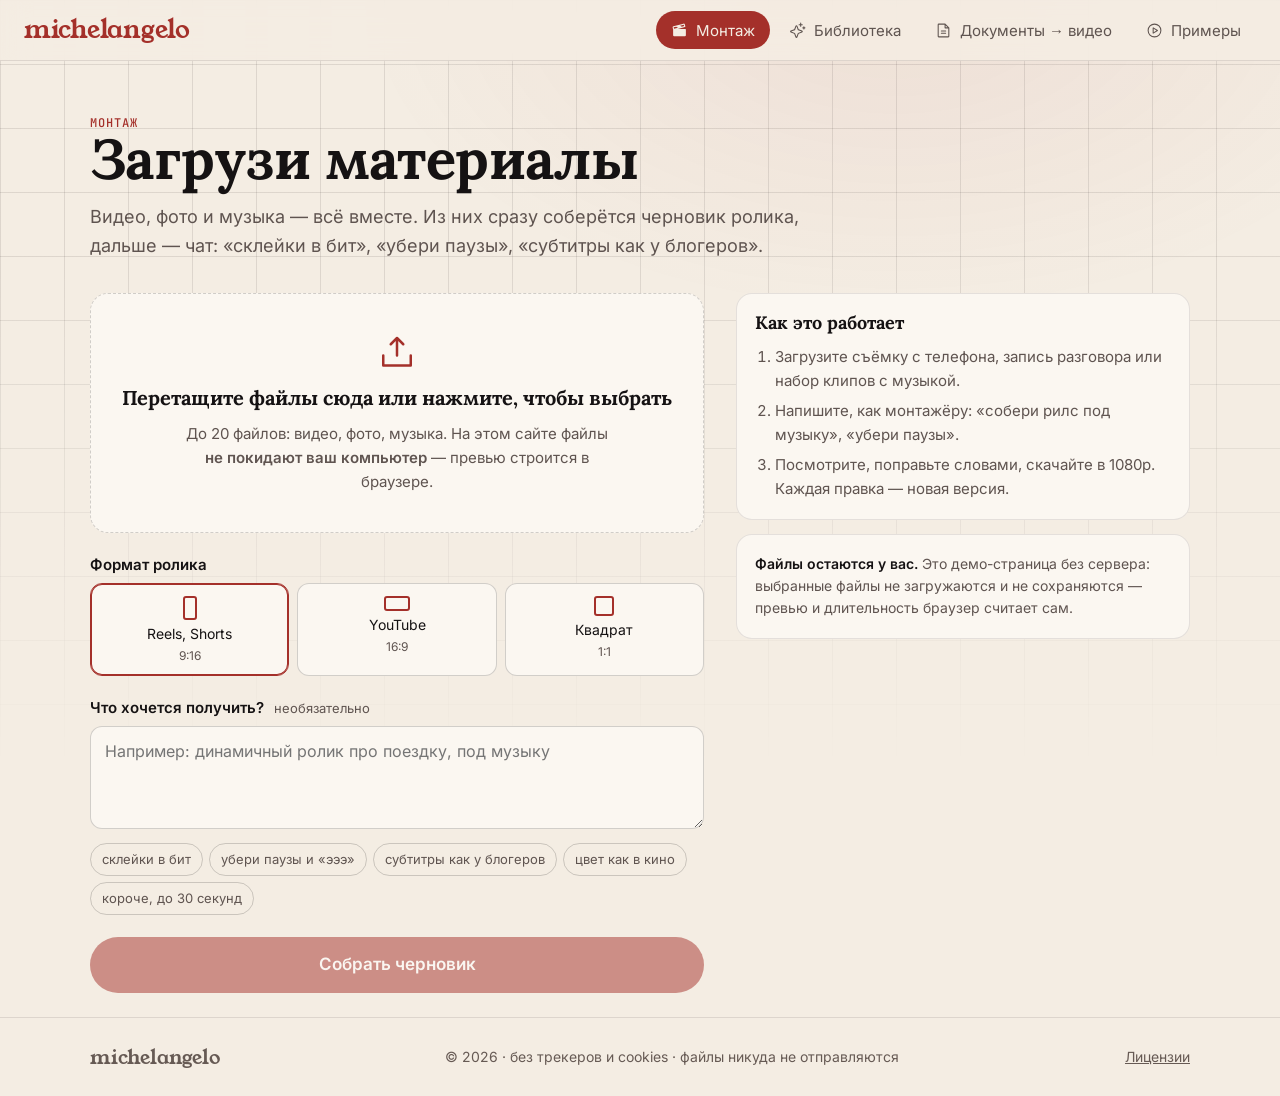
<file: montage/index.html>
<!doctype html>
<html lang="ru">
<head>
  <meta charset="utf-8">
  <meta name="viewport" content="width=device-width, initial-scale=1, viewport-fit=cover">
  <meta http-equiv="Content-Security-Policy" content="default-src 'self'; script-src 'self'; style-src 'self' 'unsafe-inline'; img-src 'self' data: blob:; media-src 'self' blob: data:; font-src 'self'; connect-src 'none'; frame-src 'none'; object-src 'none'; base-uri 'self'; form-action 'none'">
  <meta name="referrer" content="no-referrer">
  <title>Монтаж — michelangelo</title>
  <meta name="description" content="Редактор michelangelo: загрузите видео, фото и музыку и напишите словами, что сделать. Идёт закрытый тест.">
  <meta name="theme-color" content="#F4EDE3">
  <meta name="color-scheme" content="light">
  <meta property="og:type" content="website">
  <meta property="og:title" content="Монтаж — michelangelo">
  <meta property="og:description" content="Редактор michelangelo: загрузите видео, фото и музыку и напишите словами, что сделать. Идёт закрытый тест.">
  <meta property="og:url" content="https://michelangelo.lol/montage/">
  <meta property="og:image" content="https://michelangelo.lol/assets/og.jpg">
  <meta name="twitter:card" content="summary_large_image">
  <link rel="canonical" href="https://michelangelo.lol/montage/">
  <link rel="icon" href="/assets/brand/favicon.svg" type="image/svg+xml">
  <link rel="apple-touch-icon" href="/assets/apple-touch-icon.png">
  <link rel="preload" href="/assets/fonts/young-serif-latin-400-normal.woff2" as="font" type="font/woff2" crossorigin>
  <link rel="stylesheet" href="/assets/style.css">
  <link rel="stylesheet" href="/assets/site.css">
  <script src="/assets/site.js" defer></script>
  <script src="/assets/anim.js" defer></script>
</head>
<body class="page-montage">
  <a class="skip" href="#main">К содержанию</a>
  <header class="topnav" data-site-nav>
    <div class="topnav__row">
      <a class="logo logo--text" href="/" aria-label="michelangelo — на главную">michelangelo</a>
      <nav class="topnav__links" aria-label="Разделы">
        <a class="topnav__link" href="/montage/" data-active="true" aria-current="page"><svg fill="currentColor" viewBox="0 0 256 256" aria-hidden="true"><path d="M216,104H102.09L210,75.51a8,8,0,0,0,5.68-9.84l-8.16-30a15.93,15.93,0,0,0-19.42-11.13L35.81,64.74a15.75,15.75,0,0,0-9.7,7.4,15.51,15.51,0,0,0-1.55,12L32,111.56c0,.14,0,.29,0,.44v88a16,16,0,0,0,16,16H208a16,16,0,0,0,16-16V112A8,8,0,0,0,216,104ZM192.16,40l6,22.07L164.57,71,136.44,54.72ZM77.55,70.27l28.12,16.24-59.6,15.73-6-22.08Z"></path></svg><span>Монтаж</span></a>
        <a class="topnav__link" href="/library/" data-active="false"><svg fill="currentColor" viewBox="0 0 256 256" aria-hidden="true"><path d="M197.58,129.06,146,110l-19-51.62a15.92,15.92,0,0,0-29.88,0L78,110l-51.62,19a15.92,15.92,0,0,0,0,29.88L78,178l19,51.62a15.92,15.92,0,0,0,29.88,0L146,178l51.62-19a15.92,15.92,0,0,0,0-29.88ZM137,164.22a8,8,0,0,0-4.74,4.74L112,223.85,91.78,169A8,8,0,0,0,87,164.22L32.15,144,87,123.78A8,8,0,0,0,91.78,119L112,64.15,132.22,119a8,8,0,0,0,4.74,4.74L191.85,144ZM144,40a8,8,0,0,1,8-8h16V16a8,8,0,0,1,16,0V32h16a8,8,0,0,1,0,16H184V64a8,8,0,0,1-16,0V48H152A8,8,0,0,1,144,40ZM248,88a8,8,0,0,1-8,8h-8v8a8,8,0,0,1-16,0V96h-8a8,8,0,0,1,0-16h8V72a8,8,0,0,1,16,0v8h8A8,8,0,0,1,248,88Z"></path></svg><span>Библиотека</span></a>
        <a class="topnav__link" href="/docs/" data-active="false"><svg fill="currentColor" viewBox="0 0 256 256" aria-hidden="true"><path d="M213.66,82.34l-56-56A8,8,0,0,0,152,24H56A16,16,0,0,0,40,40V216a16,16,0,0,0,16,16H200a16,16,0,0,0,16-16V88A8,8,0,0,0,213.66,82.34ZM160,51.31,188.69,80H160ZM200,216H56V40h88V88a8,8,0,0,0,8,8h48V216Zm-32-80a8,8,0,0,1-8,8H96a8,8,0,0,1,0-16h64A8,8,0,0,1,168,136Zm0,32a8,8,0,0,1-8,8H96a8,8,0,0,1,0-16h64A8,8,0,0,1,168,168Z"></path></svg><span>Документы → видео</span></a>
        <a class="topnav__link" href="/examples/" data-active="false"><svg fill="currentColor" viewBox="0 0 256 256" aria-hidden="true"><path d="M128,24A104,104,0,1,0,232,128,104.11,104.11,0,0,0,128,24Zm0,192a88,88,0,1,1,88-88A88.1,88.1,0,0,1,128,216Zm48.24-94.78-64-40A8,8,0,0,0,100,88v80a8,8,0,0,0,12.24,6.78l64-40a8,8,0,0,0,0-13.56ZM116,153.57V102.43L156.91,128Z"></path></svg><span>Примеры</span></a>
      </nav>
    </div>
  </header>
  <nav class="tabbar" aria-label="Разделы" data-site-nav>
    <a class="tabbar__tab" href="/montage/" data-active="true" aria-current="page"><svg fill="currentColor" viewBox="0 0 256 256" aria-hidden="true"><path d="M216,104H102.09L210,75.51a8,8,0,0,0,5.68-9.84l-8.16-30a15.93,15.93,0,0,0-19.42-11.13L35.81,64.74a15.75,15.75,0,0,0-9.7,7.4,15.51,15.51,0,0,0-1.55,12L32,111.56c0,.14,0,.29,0,.44v88a16,16,0,0,0,16,16H208a16,16,0,0,0,16-16V112A8,8,0,0,0,216,104ZM192.16,40l6,22.07L164.57,71,136.44,54.72ZM77.55,70.27l28.12,16.24-59.6,15.73-6-22.08Z"></path></svg><span>Монтаж</span></a>
        <a class="tabbar__tab" href="/library/" data-active="false"><svg fill="currentColor" viewBox="0 0 256 256" aria-hidden="true"><path d="M197.58,129.06,146,110l-19-51.62a15.92,15.92,0,0,0-29.88,0L78,110l-51.62,19a15.92,15.92,0,0,0,0,29.88L78,178l19,51.62a15.92,15.92,0,0,0,29.88,0L146,178l51.62-19a15.92,15.92,0,0,0,0-29.88ZM137,164.22a8,8,0,0,0-4.74,4.74L112,223.85,91.78,169A8,8,0,0,0,87,164.22L32.15,144,87,123.78A8,8,0,0,0,91.78,119L112,64.15,132.22,119a8,8,0,0,0,4.74,4.74L191.85,144ZM144,40a8,8,0,0,1,8-8h16V16a8,8,0,0,1,16,0V32h16a8,8,0,0,1,0,16H184V64a8,8,0,0,1-16,0V48H152A8,8,0,0,1,144,40ZM248,88a8,8,0,0,1-8,8h-8v8a8,8,0,0,1-16,0V96h-8a8,8,0,0,1,0-16h8V72a8,8,0,0,1,16,0v8h8A8,8,0,0,1,248,88Z"></path></svg><span>Библиотека</span></a>
        <a class="tabbar__tab" href="/docs/" data-active="false"><svg fill="currentColor" viewBox="0 0 256 256" aria-hidden="true"><path d="M213.66,82.34l-56-56A8,8,0,0,0,152,24H56A16,16,0,0,0,40,40V216a16,16,0,0,0,16,16H200a16,16,0,0,0,16-16V88A8,8,0,0,0,213.66,82.34ZM160,51.31,188.69,80H160ZM200,216H56V40h88V88a8,8,0,0,0,8,8h48V216Zm-32-80a8,8,0,0,1-8,8H96a8,8,0,0,1,0-16h64A8,8,0,0,1,168,136Zm0,32a8,8,0,0,1-8,8H96a8,8,0,0,1,0-16h64A8,8,0,0,1,168,168Z"></path></svg><span>Документы</span></a>
        <a class="tabbar__tab" href="/examples/" data-active="false"><svg fill="currentColor" viewBox="0 0 256 256" aria-hidden="true"><path d="M128,24A104,104,0,1,0,232,128,104.11,104.11,0,0,0,128,24Zm0,192a88,88,0,1,1,88-88A88.1,88.1,0,0,1,128,216Zm48.24-94.78-64-40A8,8,0,0,0,100,88v80a8,8,0,0,0,12.24,6.78l64-40a8,8,0,0,0,0-13.56ZM116,153.57V102.43L156.91,128Z"></path></svg><span>Примеры</span></a>
  </nav>
  <main id="main" class="wrap">
    <div class="section-head">
      <p class="eyebrow">Монтаж</p>
      <h1>Загрузи материалы</h1>
      <p class="lead">Видео, фото и музыка — всё вместе. Из них сразу соберётся черновик ролика, дальше — чат: «склейки в бит», «убери паузы», «субтитры как у блогеров».</p>
    </div>

    <div class="editor" data-editor>
      <div>
        <label class="drop" data-drop>
          <svg viewBox="0 0 256 256" fill="currentColor" aria-hidden="true"><path d="M224,144v64a8,8,0,0,1-8,8H40a8,8,0,0,1-8-8V144a8,8,0,0,1,16,0v56H208V144a8,8,0,0,1,16,0ZM93.66,77.66,120,51.31V144a8,8,0,0,0,16,0V51.31l26.34,26.35a8,8,0,0,0,11.32-11.32l-40-40a8,8,0,0,0-11.32,0l-40,40A8,8,0,0,0,93.66,77.66Z"/></svg>
          <b>Перетащите файлы сюда или нажмите, чтобы выбрать</b>
          <p>До 20 файлов: видео, фото, музыка. На этом сайте файлы <strong>не покидают ваш компьютер</strong> — превью строится в браузере.</p>
          <input type="file" multiple accept="video/*,image/*,audio/*" data-files>
        </label>
        <ul class="picked" data-picked aria-label="Выбранные файлы" hidden></ul>
        <p class="counter" data-counter hidden></p>

        <div class="field">
          <span class="label" id="format-label">Формат ролика</span>
          <div class="formats" role="radiogroup" aria-labelledby="format-label">
            <button type="button" role="radio" aria-checked="true" data-format="9:16"><i style="width:14px;height:24px"></i>Reels, Shorts<small>9:16</small></button>
            <button type="button" role="radio" aria-checked="false" data-format="16:9"><i style="width:26px;height:15px"></i>YouTube<small>16:9</small></button>
            <button type="button" role="radio" aria-checked="false" data-format="1:1"><i style="width:20px;height:20px"></i>Квадрат<small>1:1</small></button>
          </div>
        </div>

        <div class="field">
          <label for="prompt">Что хочется получить? <span class="opt">необязательно</span></label>
          <textarea id="prompt" rows="3" maxlength="1000" placeholder="Например: динамичный ролик про поездку, под музыку" data-prompt></textarea>
          <div class="hints" aria-label="Примеры просьб">
            <button type="button">склейки в бит</button>
            <button type="button">убери паузы и «эээ»</button>
            <button type="button">субтитры как у блогеров</button>
            <button type="button">цвет как в кино</button>
            <button type="button">короче, до 30 секунд</button>
          </div>
        </div>

        <button class="btn btn--lg go" type="button" data-go disabled>Собрать черновик</button>

        <div class="progress" data-progress hidden aria-live="polite">
          <div class="progress__top" role="progressbar" aria-label="Подготовка" aria-valuemin="0" aria-valuemax="100" aria-valuenow="0">
            <span class="anim-cube" data-cube aria-hidden="true"></span>
            <b class="progress__pct" data-pct>0%</b>
          </div>
          <ol class="progress__steps">
            <li data-step>Проверяю файлы</li>
            <li data-step>Смотрю кадры и сцены</li>
            <li data-step>Слушаю речь и музыку</li>
            <li data-step>Собираю черновик</li>
          </ol>
        </div>

        <div class="gate" data-gate hidden role="status">
          <div class="gate__text">
            <p class="eyebrow" style="color:var(--ink-accent,#E8928A)">Закрытый тест</p>
            <h2>Идёт закрытый тест — оставьте заявку</h2>
            <p>Монтаж работает на нашей платформе, доступ пока по приглашениям. Напишите в Telegram — пришлём ссылку. Ваши файлы на этом сайте никуда не отправлялись.</p>
            <div class="row">
              <a class="btn" href="https://t.me/foundermd" rel="noopener">Оставить заявку в Telegram</a>
              <a class="btn btn--ghost" href="/examples/">Посмотреть примеры</a>
            </div>
          </div>
          <div class="gate__art" data-david aria-hidden="true"></div>
        </div>
      </div>

      <aside class="side">
        <div class="side__card">
          <h3>Как это работает</h3>
          <ol>
            <li>Загрузите съёмку с телефона, запись разговора или набор клипов с музыкой.</li>
            <li>Напишите, как монтажёру: «собери рилс под музыку», «убери паузы».</li>
            <li>Посмотрите, поправьте словами, скачайте в 1080p. Каждая правка — новая версия.</li>
          </ol>
        </div>
        <div class="side__card privacy">
          <div><b>Файлы остаются у вас.</b> Это демо-страница без сервера: выбранные файлы не загружаются и не сохраняются — превью и длительность браузер считает сам.</div>
        </div>
      </aside>
    </div>
  </main>
  <footer class="foot">
    <div class="wrap foot__row">
      <a class="logo logo--text logo--foot" href="/">michelangelo</a>
      <span>© 2026 · без трекеров и cookies · файлы никуда не отправляются</span>
      <a href="/licenses/">Лицензии</a>
    </div>
  </footer>
</body>
</html>
</file>
<file: assets/style.css>
/* Michelangelo — лендинг. Бренд как у платформы (web/brand.json): молочный фон, красный #A4302A — логотип и акцент,
   почти чёрный текст; логотип — Young Serif (SVG в assets/brand), заголовки — Lora 700, интерфейс — Inter. */
@font-face{font-family:"Lora";src:url(fonts/lora-cyrillic-700-normal.woff2) format("woff2");font-weight:700;font-display:swap;unicode-range:U+0301,U+0400-045F,U+0490-0491,U+04B0-04B1,U+2116}
@font-face{font-family:"Lora";src:url(fonts/lora-latin-700-normal.woff2) format("woff2");font-weight:700;font-display:swap;unicode-range:U+0000-00FF,U+2000-206F,U+20AC,U+2122,U+2190-21FF}
@font-face{font-family:"Lora";src:url(fonts/lora-cyrillic-700-italic.woff2) format("woff2");font-weight:700;font-style:italic;font-display:swap;unicode-range:U+0301,U+0400-045F,U+0490-0491,U+04B0-04B1,U+2116}
@font-face{font-family:"Lora";src:url(fonts/lora-latin-700-italic.woff2) format("woff2");font-weight:700;font-style:italic;font-display:swap;unicode-range:U+0000-00FF,U+2000-206F,U+20AC,U+2122,U+2190-21FF}
@font-face{font-family:"Inter";src:url(fonts/inter-cyrillic-400-normal.woff2) format("woff2");font-weight:400;font-display:swap;unicode-range:U+0301,U+0400-045F,U+0490-0491,U+04B0-04B1,U+2116}
@font-face{font-family:"Inter";src:url(fonts/inter-latin-400-normal.woff2) format("woff2");font-weight:400;font-display:swap;unicode-range:U+0000-00FF,U+2000-206F,U+20AC,U+2122,U+2190-21FF}
@font-face{font-family:"Inter";src:url(fonts/inter-cyrillic-600-normal.woff2) format("woff2");font-weight:600;font-display:swap;unicode-range:U+0301,U+0400-045F,U+0490-0491,U+04B0-04B1,U+2116}
@font-face{font-family:"Inter";src:url(fonts/inter-latin-600-normal.woff2) format("woff2");font-weight:600;font-display:swap;unicode-range:U+0000-00FF,U+2000-206F,U+20AC,U+2122,U+2190-21FF}
@font-face{font-family:"JetBrains Mono";src:url(fonts/jetbrains-mono-cyrillic-500-normal.woff2) format("woff2");font-weight:500;font-display:swap;unicode-range:U+0301,U+0400-045F,U+0490-0491,U+04B0-04B1,U+2116}
@font-face{font-family:"JetBrains Mono";src:url(fonts/jetbrains-mono-latin-500-normal.woff2) format("woff2");font-weight:500;font-display:swap;unicode-range:U+0000-00FF,U+2000-206F,U+20AC,U+2122,U+2190-21FF}

:root{
  --bg:#F4EDE3; --bg-2:#EFE6DA; --surface:#FBF7F1; --surface-2:#EDE3D5;
  --line:rgb(21 18 19 / .10); --line-2:rgb(21 18 19 / .18);
  --text:#151213; --muted:#5F5450; --faint:#665A54;
  --red:#A4302A; --red-hi:#8A2621; --red-text:#A4302A; --red-soft:rgb(164 48 42 / .10);
  --serif:"Lora",Georgia,serif;
  --sans:"Inter",-apple-system,BlinkMacSystemFont,"Segoe UI",Roboto,sans-serif;
  --mono:"JetBrains Mono",ui-monospace,SFMono-Regular,Menlo,monospace;
  --r:14px; --pad:clamp(16px,4vw,40px);
}
*,*::before,*::after{box-sizing:border-box}
html{-webkit-text-size-adjust:100%;scroll-behavior:smooth}
body{margin:0;background:var(--bg);color:var(--text);font:400 17px/1.6 var(--sans);-webkit-font-smoothing:antialiased;overflow-x:hidden}
img,svg,video{display:block;max-width:100%}
a{color:inherit}
h1,h2,h3{margin:0;font-weight:700}
p{margin:0}
em{font-style:italic;color:var(--red-text)}
.wrap{width:100%;max-width:1180px;margin:0 auto;padding:0 var(--pad)}
.skip{position:absolute;left:-999px;top:8px;background:var(--text);color:var(--bg);padding:8px 12px;border-radius:8px;z-index:99}
.skip:focus{left:8px}
:focus-visible{outline:2px solid var(--red-hi);outline-offset:3px;border-radius:6px}

/* subtle grid background like an atelier sheet */
body::before{content:"";position:fixed;inset:0;pointer-events:none;z-index:-1;
  background:
    radial-gradient(60% 50% at 70% 0%, rgb(164 48 42 / .07), transparent 70%),
    linear-gradient(var(--line) 1px, transparent 1px) 0 0/64px 64px,
    linear-gradient(90deg, var(--line) 1px, transparent 1px) 0 0/64px 64px;
  -webkit-mask-image:linear-gradient(#000 0, #000 30%, transparent 85%);mask-image:linear-gradient(#000 0, #000 30%, transparent 85%)}

/* buttons */
.btn{display:inline-flex;align-items:center;justify-content:center;gap:8px;min-height:48px;padding:0 22px;border-radius:999px;
  background:var(--red);color:#fff;font:600 16px/1 var(--sans);text-decoration:none;border:1px solid transparent;transition:background .2s,border-color .2s,transform .2s}
.btn:hover{background:var(--red-hi)}
.btn:active{transform:translateY(1px)}
.btn--ghost{background:transparent;border-color:var(--line-2);color:var(--text)}
.btn--ghost:hover{background:var(--surface);border-color:var(--muted)}
.btn--sm{min-height:38px;padding:0 16px;font-size:14px}
.btn--lg{min-height:56px;padding:0 30px;font-size:17px}

/* nav */
.nav{position:sticky;top:0;z-index:20;background:rgb(244 237 227 / .82);-webkit-backdrop-filter:blur(14px);backdrop-filter:blur(14px);border-bottom:1px solid var(--line)}
.nav__row{display:flex;align-items:center;gap:24px;height:64px}
/* логотип — SVG (assets/brand): вордмарк с разрядкой для мелкого размера; на узком экране — монограмма */
.logo{display:inline-flex;align-items:center;line-height:0;text-decoration:none}
.logo img{height:20px;width:auto}
.logo .logo__m{display:none;height:36px}
.logo--sm img{height:16px}
@media (max-width:480px){.nav .logo .logo__w{display:none}.nav .logo .logo__m{display:block}}
.nav__links{display:flex;gap:28px;margin-left:auto}
.nav__links a{color:var(--muted);text-decoration:none;font-size:15px}
.nav__links a:hover{color:var(--text)}
@media (max-width:720px){.nav__links{display:none}.nav .btn{margin-left:auto}}

/* hero */
.hero{padding:clamp(56px,10vw,120px) 0 40px}
.pill{display:inline-flex;align-items:center;gap:10px;padding:6px 14px;border:1px solid var(--line-2);border-radius:999px;font:500 13px/1 var(--mono);color:var(--muted);letter-spacing:.02em}
.dot{width:7px;height:7px;border-radius:50%;background:var(--red-hi);box-shadow:0 0 0 4px var(--red-soft);animation:pulse 2s ease-in-out infinite}
@keyframes pulse{50%{box-shadow:0 0 0 8px transparent}}
.hero__title{margin-top:28px;font:700 clamp(48px,9vw,120px)/1 var(--serif);letter-spacing:-.02em}
.hero__sub{margin-top:28px;max-width:640px;font-size:clamp(17px,1.6vw,20px);color:var(--muted)}
.hero__actions{display:flex;flex-wrap:wrap;gap:12px;margin-top:36px}

/* interactive app mock */
#try{margin-top:clamp(56px,8vw,96px);scroll-margin-top:84px}
.app{border:1px solid var(--line-2);border-radius:20px;background:linear-gradient(180deg,var(--surface),var(--bg-2));overflow:hidden;
  box-shadow:0 40px 100px -50px rgb(21 18 19 / .35)}
.app__bar{display:flex;align-items:center;gap:8px;height:44px;padding:0 16px;border-bottom:1px solid var(--line)}
.app__bar span{width:11px;height:11px;border-radius:50%;background:var(--surface-2)}
.app__bar b{margin-left:12px;font:500 12px/1 var(--mono);color:var(--faint);white-space:nowrap;overflow:hidden;text-overflow:ellipsis}
.app__body{display:grid;grid-template-columns:1fr 340px;min-height:560px}
.chat{display:flex;flex-direction:column;padding:24px;border-right:1px solid var(--line);min-width:0}
.chat__log{flex:1;display:flex;flex-direction:column;gap:12px}
.msg{max-width:88%;padding:12px 16px;border-radius:14px;font-size:15px;line-height:1.5;animation:in .35s ease both}
.msg--bot{background:var(--surface-2);border-top-left-radius:4px}
.msg--me{align-self:flex-end;background:var(--red);color:#fff;border-top-right-radius:4px}
.msg ul{margin:8px 0 0;padding:0;list-style:none;display:grid;gap:6px}
.msg li{display:flex;gap:10px;align-items:flex-start;color:var(--muted)}
.msg li::before{content:"";flex:none;width:16px;height:16px;margin-top:3px;border-radius:50%;border:1.5px solid var(--faint)}
.msg li.done{color:var(--text)}
.msg li.done::before{border-color:var(--red-hi);background:var(--red-hi) url("data:image/svg+xml,%3Csvg xmlns='http://www.w3.org/2000/svg' viewBox='0 0 16 16'%3E%3Cpath d='M4 8.5l2.5 2.5L12 5.5' fill='none' stroke='white' stroke-width='2'/%3E%3C/svg%3E") center/12px no-repeat}
.msg small{display:block;margin-top:8px;font:500 12px/1.4 var(--mono);color:var(--faint)}
.typing{display:inline-flex;gap:4px}
.typing i{width:6px;height:6px;border-radius:50%;background:var(--muted);animation:blink 1s infinite}
.typing i:nth-child(2){animation-delay:.15s}.typing i:nth-child(3){animation-delay:.3s}
@keyframes blink{50%{opacity:.25}}
@keyframes in{from{opacity:0;transform:translateY(6px)}}
.chat__chips{display:flex;flex-wrap:wrap;gap:8px;margin:20px 0 12px}
.chip{min-height:40px;padding:0 16px;border-radius:999px;border:1px solid var(--red);background:var(--red-soft);color:var(--text);font:500 15px/1 var(--sans);cursor:pointer;transition:background .2s}
.chip:hover{background:rgb(164 48 42 / .18)}
.chip:disabled{opacity:.4;cursor:default}
.chat__input{display:flex;align-items:center;justify-content:space-between;height:48px;padding:0 8px 0 16px;border:1px solid var(--line-2);border-radius:12px;color:var(--faint);font-size:14px}
.chat__input i{display:grid;place-items:center;width:32px;height:32px;border-radius:8px;background:var(--surface-2);font-style:normal}
.stage{display:flex;flex-direction:column;align-items:center;justify-content:center;gap:16px;padding:24px;background:radial-gradient(70% 60% at 50% 40%,rgb(164 48 42 / .07),transparent)}
.phone{position:relative;width:100%;max-width:260px;aspect-ratio:9/16;border-radius:28px;overflow:hidden;background:#000;border:6px solid #050505;box-shadow:0 0 0 1px var(--line-2),0 30px 60px -20px #000}
.phone video{width:100%;height:100%;object-fit:cover}
.phone__play{position:absolute;inset:0;display:grid;place-items:center;border:0;background:rgb(0 0 0 / .25);cursor:pointer;transition:opacity .2s}
.phone__play svg{width:64px;height:64px;padding:18px;border-radius:50%;background:rgb(255 255 255 / .92);fill:#111}
.phone.is-playing .phone__play{opacity:0;pointer-events:none}
.phone__tag{position:absolute;left:10px;top:10px;padding:5px 9px;border-radius:999px;background:rgb(0 0 0 / .6);font:500 11px/1 var(--mono);color:#fff;-webkit-backdrop-filter:blur(6px);backdrop-filter:blur(6px)}
.toggle{display:inline-flex;padding:4px;border-radius:999px;background:var(--surface-2);border:1px solid var(--line)}
.toggle button{min-height:34px;min-width:84px;padding:0 14px;border:0;border-radius:999px;background:transparent;color:var(--muted);font:600 14px/1 var(--sans);cursor:pointer}
.toggle button.is-on{background:var(--text);color:var(--bg)}
.toggle button:disabled{opacity:.35;cursor:default}
.note{margin-top:14px;font-size:13px;color:var(--faint);text-align:center}
@media (max-width:860px){
  .app__body{grid-template-columns:1fr;min-height:0}
  .stage{order:-1;border-bottom:1px solid var(--line)}
  .phone{max-width:220px}
  .chat{border-right:0;min-height:340px;padding:18px}
}

/* stats */
.stats{padding:56px 0;border-block:1px solid var(--line);margin-top:56px;background:var(--bg-2)}
.stats__row{display:grid;grid-template-columns:repeat(4,1fr);gap:24px}
.stats b{display:block;font:700 clamp(24px,3vw,34px)/1.1 var(--serif);letter-spacing:-.01em}
.stats span{display:block;margin-top:6px;color:var(--muted);font-size:14px}
@media (max-width:720px){.stats__row{grid-template-columns:1fr 1fr;row-gap:32px}}

/* sections */
.sec{padding:clamp(80px,12vw,140px) 0}
.eyebrow{font:500 13px/1 var(--mono);color:var(--red-text);letter-spacing:.04em;text-transform:uppercase}
.sec h2,.cta h2{margin-top:20px;max-width:860px;font:700 clamp(32px,4.8vw,60px)/1.1 var(--serif);letter-spacing:-.015em}
.lead{margin-top:24px;max-width:560px;color:var(--muted);font-size:18px}

/* bento grid */
.grid{list-style:none;margin:56px 0 0;padding:0;display:grid;grid-template-columns:repeat(3,1fr);gap:1px;background:var(--line);border:1px solid var(--line);border-radius:var(--r);overflow:hidden}
.card{background:var(--bg);padding:32px 28px 36px;transition:background .25s}
.card:hover{background:var(--surface)}
.card--wide{grid-column:span 2}
.card h3{margin-top:20px;font:600 19px/1.3 var(--sans)}
.card p{margin-top:8px;color:var(--muted);font-size:15px}
.ic{width:32px;height:32px;fill:none;stroke:var(--red-text);stroke-width:1.6;stroke-linecap:round;stroke-linejoin:round}
.words{display:flex;flex-wrap:wrap;gap:8px;margin-top:24px;font:500 14px/1 var(--mono)}
.words span,.words s{padding:8px 10px;border-radius:8px;background:var(--surface-2)}
.words s{color:var(--faint);background:transparent;border:1px dashed var(--line-2);text-decoration-color:var(--red-hi);text-decoration-thickness:2px}
@media (max-width:860px){.grid{grid-template-columns:1fr 1fr}.card--wide{grid-column:span 2}}
@media (max-width:560px){.grid{grid-template-columns:1fr}.card--wide{grid-column:auto}}

/* how */
.sec--how{background:var(--bg-2);border-block:1px solid var(--line)}
.how{display:grid;grid-template-columns:1.2fr .8fr;gap:48px;align-items:center}
.steps{list-style:none;margin:40px 0 0;padding:0;display:grid;gap:0}
.steps li{display:flex;gap:20px;padding:20px 0;border-top:1px solid var(--line)}
.steps span{font:500 14px/1.6 var(--mono);color:var(--red-text)}
.steps h3{font:600 18px/1.4 var(--sans)}
.steps p{margin-top:4px;color:var(--muted);font-size:15px}
@media (max-width:860px){.how{grid-template-columns:1fr}}

/* cta */
.cta{padding:clamp(96px,14vw,180px) 0;text-align:center;background:radial-gradient(50% 60% at 50% 100%,rgb(164 48 42 / .12),transparent 70%)}
.cta h2{margin:0 auto;font-size:clamp(40px,7vw,92px)}
.cta p{margin:28px auto 40px;max-width:520px;color:var(--muted);font-size:18px}

.foot{border-top:1px solid var(--line);padding:28px 0 calc(28px + env(safe-area-inset-bottom));color:var(--faint);font-size:14px}
.foot__row{display:flex;flex-wrap:wrap;align-items:center;justify-content:space-between;gap:12px}
.foot a{color:var(--faint)}

@media (prefers-reduced-motion:reduce){
  *,*::before,*::after{animation:none!important;transition:none!important;scroll-behavior:auto!important}
}
.card--end{grid-column:1/-1}
@media (max-width:560px){.card--end{grid-column:auto}}


/* ---- hero «Сотворение Адама» (assets/hero.js) ---- */
@font-face{font-family:"Young Serif";src:url(fonts/young-serif-latin-400-normal.woff2) format("woff2");font-weight:400;font-display:swap}
@font-face{font-family:"JetBrains Mono";src:url(fonts/jetbrains-mono-greek-500-normal.woff2) format("woff2");font-weight:500;font-display:swap;unicode-range:U+0370-03FF}
.logo--text{font:400 26px/1 "Young Serif",Georgia,serif;color:var(--red);line-height:1;letter-spacing:-.01em}
.logo--text:hover{color:var(--red-hi)}
.hero{padding-top:clamp(8px,2vw,24px)}
.adam{--hero-bg:#F4EDE3;position:relative;width:100%;height:clamp(300px,36vw,600px);touch-action:pan-y;cursor:crosshair}
.adam canvas{display:block}
.hero__head{text-align:center;padding-top:clamp(20px,3vw,40px)}
.hero__title--en{margin-top:0;font:400 clamp(52px,9vw,136px)/.98 "Young Serif",Georgia,serif;letter-spacing:-.035em}
.hero__title--en em{font-style:normal}
.hero__head .hero__actions{justify-content:center}
@media (max-width:480px){.logo--text{font-size:22px}}
</file>
<file: assets/site.css>
/* Сайт v2: меню как у платформы (web/app/site-nav.module.css) и страницы разделов. Цвета — assets/style.css
   (web/brand.json платформы); здесь — те же токены под именами платформы, чтобы её стили библиотеки легли как есть. */
:root{
  --accent:#A4302A; --accent-hover:#8A2621; --accent-ink:#F4EDE3; --accent-soft:rgb(164 48 42 / .10);
  --fg:var(--text); --panel:var(--surface); --surface-3:#E3D7C6; --line-strong:var(--line-2); --logo:#A4302A;
  --ink:#151213; --ink-2:#211C1D; --ink-text:#F4EDE3; --ink-muted:#B9A99A;
  --font-heading:var(--serif); --font-ui:var(--sans);
  --nav-h:60px; --tabbar-h:0px; --screen-h:calc(100dvh - var(--nav-h) - var(--tabbar-h));
}
@media (max-width:640px){
  :root{--nav-h:52px; --tabbar-h:calc(60px + env(safe-area-inset-bottom))}
  body{padding-bottom:var(--tabbar-h)}
}

[hidden]{display:none!important}

/* ---------- меню (логотип — .logo--text из style.css: Young Serif строчными, красный) ---------- */
.logo--text{text-decoration:none}
.logo--foot{font-size:20px}
.topnav{position:sticky;top:0;z-index:30;background:rgb(244 237 227 / .9);-webkit-backdrop-filter:blur(14px);backdrop-filter:blur(14px);border-bottom:1px solid var(--line)}
.topnav__row{display:flex;align-items:center;gap:24px;height:var(--nav-h);max-width:1480px;margin:0 auto;padding:0 24px}
.topnav__links{display:flex;gap:4px;margin-left:auto}
.topnav__link{display:inline-flex;align-items:center;gap:8px;height:38px;padding:0 15px;border-radius:999px;color:var(--muted);
  font:500 15px/1 var(--sans);text-decoration:none;white-space:nowrap;transition:background .2s,color .2s}
.topnav__link svg{width:17px;height:17px;flex:none}
.topnav__link:hover{color:var(--text);background:var(--surface-2)}
.topnav__link[data-active="true"]{color:var(--accent-ink);background:var(--accent)}
.tabbar{display:none}
@media (max-width:900px){.topnav__row{gap:12px;padding:0 16px}.topnav__link{padding:0 11px}}
/* телефон: сверху — только логотип, вкладки — панелью снизу (как на платформе) */
@media (max-width:640px){
  .topnav__links{display:none}
  .topnav__row{justify-content:center}
  .tabbar{position:fixed;inset:auto 0 0 0;z-index:30;display:grid;grid-template-columns:repeat(4,minmax(0,1fr));
    height:var(--tabbar-h);padding-bottom:env(safe-area-inset-bottom);background:var(--surface);border-top:1px solid var(--line-2)}
  .tabbar__tab{display:flex;flex-direction:column;align-items:center;justify-content:center;gap:3px;min-width:0;color:var(--muted);
    font:500 11px/1.2 var(--sans);text-decoration:none}
  .tabbar__tab svg{width:22px;height:22px}
  .tabbar__tab span{max-width:100%;overflow:hidden;text-overflow:ellipsis;white-space:nowrap}
  .tabbar__tab[data-active="true"]{color:var(--accent);font-weight:600;box-shadow:inset 0 2px 0 var(--accent)}
}

/* ---------- общее для разделов ---------- */
.section-head{padding:clamp(28px,5vw,56px) 0 clamp(20px,3vw,32px)}
.section-head h1{font:700 clamp(34px,5vw,56px)/1.08 var(--serif);letter-spacing:-.01em}
.section-head .lead{margin-top:14px;max-width:720px;color:var(--muted);font-size:clamp(16px,1.5vw,18px)}
.eyebrow{font:500 12px/1 var(--mono);letter-spacing:.08em;text-transform:uppercase;color:var(--red-text)}
.closed{display:flex;flex-wrap:wrap;align-items:center;gap:14px 24px;margin:clamp(32px,5vw,56px) 0;padding:clamp(20px,3vw,28px);
  border:1px solid var(--line-2);border-radius:18px;background:var(--surface)}
.closed__text{flex:1 1 320px}
.closed h2{font:700 clamp(22px,2.4vw,28px)/1.2 var(--serif)}
.closed p{margin-top:6px;color:var(--muted)}
.btn svg{width:20px;height:20px}
.foot a.logo{display:inline-block}

/* ---------- Библиотека (стили — library.module.css платформы, здесь — кнопки, как в её globals.css) ---------- */
:where(#library) button{font:inherit;font-size:14px;color:var(--text);background:var(--surface);border:1px solid var(--line);border-radius:6px;padding:6px 10px}
#library{font-size:14px}
#library code{font-family:var(--mono);font-size:.92em}
#library .lib-tools{top:var(--nav-h)}
#library input[type="search"]{-webkit-appearance:none;appearance:none}
.page-library .foot{margin-top:0}

/* ---------- Монтаж ---------- */
.editor{display:grid;grid-template-columns:minmax(0,1.15fr) minmax(0,.85fr);gap:clamp(16px,3vw,32px);align-items:start;padding-bottom:24px}
@media (max-width:900px){.editor{grid-template-columns:1fr}}
.drop{position:relative;display:flex;flex-direction:column;align-items:center;justify-content:center;gap:12px;min-height:240px;padding:28px 20px;
  border:1.5px dashed var(--line-2);border-radius:18px;background:var(--surface);text-align:center;transition:border-color .2s,background .2s}
.drop[data-over="true"]{border-color:var(--accent);background:var(--accent-soft)}
.drop svg{width:40px;height:40px;color:var(--accent)}
.drop b{font:700 20px/1.25 var(--serif)}
.drop p{color:var(--muted);font-size:15px;max-width:440px}
.drop input{position:absolute;width:1px;height:1px;opacity:0;pointer-events:none}
.picked{display:grid;grid-template-columns:repeat(auto-fill,minmax(110px,1fr));gap:10px;margin:16px 0 0;padding:0;list-style:none}
.picked li{display:flex;flex-direction:column;gap:4px;min-width:0}
.picked__thumb{position:relative;aspect-ratio:1;border-radius:10px;overflow:hidden;background:var(--ink);display:grid;place-items:center;color:var(--ink-text)}
.picked__thumb video,.picked__thumb img{width:100%;height:100%;object-fit:cover}
.picked__thumb span{position:absolute;left:6px;bottom:6px;padding:2px 6px;border-radius:5px;background:rgb(21 18 19 / .7);font:500 11px/1.3 var(--sans);color:var(--ink-text)}
.picked__name{font-size:12px;overflow:hidden;text-overflow:ellipsis;white-space:nowrap}
.picked__size{font:500 11px/1 var(--mono);color:var(--muted)}
.counter{margin-top:10px;font:500 13px/1.4 var(--mono);color:var(--muted)}
.field{display:flex;flex-direction:column;gap:6px;margin-top:20px}
.field label,.field .label{font-weight:600;font-size:15px}
.field .opt{font-weight:400;color:var(--muted);margin-left:6px;font-size:13px}
.field textarea{font:inherit;font-size:16px;color:var(--text);background:var(--surface);border:1px solid var(--line-2);border-radius:12px;padding:12px 14px;resize:vertical;min-height:84px}
.field textarea:focus{outline:none;border-color:var(--accent)}
.formats{display:grid;grid-template-columns:repeat(3,minmax(0,1fr));gap:8px}
.formats button{display:flex;flex-direction:column;align-items:center;gap:6px;padding:12px 6px;border:1px solid var(--line-2);border-radius:12px;background:var(--surface);
  font:500 14px/1.2 var(--sans);color:var(--text);cursor:pointer}
.formats button small{font-size:12px;color:var(--muted)}
.formats button[aria-checked="true"]{border-color:var(--accent);box-shadow:inset 0 0 0 1px var(--accent)}
.formats i{display:block;border:2px solid currentColor;border-radius:3px;color:var(--accent)}
.hints{display:flex;flex-wrap:wrap;gap:6px;margin-top:8px}
.hints button{font:inherit;font-size:13px;padding:5px 11px;border-radius:999px;border:1px solid var(--line-2);background:transparent;color:var(--muted);cursor:pointer}
.hints button:hover{color:var(--text);border-color:var(--muted)}
.go{width:100%;margin-top:22px;position:relative;overflow:hidden}
.go[disabled]{opacity:.5;cursor:not-allowed}
.progress{margin-top:22px;padding:18px;border:1px solid var(--line-2);border-radius:16px;background:var(--surface)}
.progress__top{display:flex;align-items:center;gap:14px}
.anim-cube{position:relative;flex:none;display:block;width:72px;height:72px;overflow:hidden;line-height:0}
.progress__pct{font:700 28px/1 var(--serif);font-variant-numeric:tabular-nums;color:var(--text)}
.progress__steps{display:grid;gap:8px;margin:16px 0 0;padding:0;list-style:none}
.progress__steps li{display:flex;align-items:center;gap:10px;color:var(--muted);font-size:15px}
.progress__steps li::before{content:"";flex:none;width:18px;height:18px;border-radius:50%;border:2px solid var(--line-2)}
.progress__steps li[data-state="run"]{color:var(--text)}
.progress__steps li[data-state="run"]::before{border-color:var(--accent);border-right-color:transparent;animation:spin .8s linear infinite}
.progress__steps li[data-state="done"]{color:var(--text)}
.progress__steps li[data-state="done"]::before{background:var(--accent);border-color:var(--accent);
  -webkit-mask:none;box-shadow:inset 0 0 0 3px var(--surface)}
@keyframes spin{to{transform:rotate(360deg)}}
.gate{margin-top:22px;padding:clamp(20px,3vw,28px);border-radius:18px;background:var(--ink);color:var(--ink-text)}
.gate h2{font:700 clamp(22px,2.6vw,28px)/1.2 var(--serif)}
.gate p{margin-top:8px;color:var(--ink-muted)}
.gate{display:grid;grid-template-columns:minmax(0,1fr) minmax(0,.62fr);align-items:center;gap:clamp(16px,3vw,32px)}
.gate__art{position:relative;aspect-ratio:878/960;width:100%;max-width:260px;justify-self:end;overflow:hidden;line-height:0;border-radius:14px;background:rgb(244 237 227 / .06)}
.gate .row{display:flex;flex-wrap:wrap;gap:10px;margin-top:18px}
.gate .btn--ghost{color:var(--ink-text);border-color:rgb(244 237 227 / .3)}
.gate .btn--ghost:hover{background:rgb(244 237 227 / .08)}
.side{display:flex;flex-direction:column;gap:14px}
.side__card{padding:18px;border:1px solid var(--line);border-radius:16px;background:var(--surface)}
.side__card h3{font:700 18px/1.25 var(--serif)}
.side__card p,.side__card li{color:var(--muted);font-size:15px}
.side__card ol{margin:10px 0 0;padding-left:20px;display:grid;gap:6px}
.privacy{display:flex;gap:10px;align-items:flex-start;font-size:14px;color:var(--muted)}
.privacy b{color:var(--text)}

/* ---------- Примеры ---------- */
.examples{display:grid;grid-template-columns:repeat(auto-fill,minmax(min(100%,320px),1fr));gap:clamp(16px,2.4vw,28px);padding-bottom:16px}
.ex{display:flex;flex-direction:column;border:1px solid var(--line);border-radius:18px;background:var(--surface);overflow:hidden}
.ex__media{position:relative;aspect-ratio:9/16;background:var(--ink)}
.ex__media video{width:100%;height:100%;object-fit:cover;display:block;cursor:pointer}
.ex__switch{position:absolute;left:50%;bottom:14px;transform:translateX(-50%);display:flex;gap:4px;padding:4px;border-radius:999px;background:rgb(21 18 19 / .66);
  -webkit-backdrop-filter:blur(8px);backdrop-filter:blur(8px)}
.ex__switch button{border:0;border-radius:999px;padding:7px 12px;background:transparent;color:var(--ink-text);font:600 13px/1 var(--sans);white-space:nowrap;cursor:pointer}
.ex__switch button[aria-pressed="true"]{background:var(--ink-text);color:var(--ink)}
.ex__sound{position:absolute;right:12px;top:12px;display:grid;place-items:center;width:38px;height:38px;border-radius:50%;border:0;
  background:rgb(21 18 19 / .66);color:var(--ink-text);cursor:pointer}
.ex__sound svg{width:18px;height:18px}
.ex__tag{position:absolute;left:12px;top:12px;padding:5px 9px;border-radius:7px;background:rgb(21 18 19 / .66);color:var(--ink-text);font:500 12px/1 var(--mono)}
.ex__body{padding:16px 18px 20px;display:flex;flex-direction:column;gap:8px}
.ex__body h3{font:700 21px/1.2 var(--serif)}
.ex__ask{font-size:15px}
.ex__ask q{color:var(--red-text);quotes:"«" "»"}
.ex__did{color:var(--muted);font-size:14px}
.ex__src{font:500 11px/1.4 var(--mono);color:var(--faint)}
.ex__src a{color:inherit}

/* ---------- Документы → видео ---------- */
.d2v{display:grid;grid-template-columns:minmax(0,1fr) minmax(260px,360px);gap:clamp(20px,4vw,56px);align-items:start}
@media (max-width:860px){.d2v{grid-template-columns:1fr}}
.d2v__video{position:relative;aspect-ratio:9/16;border-radius:18px;overflow:hidden;background:var(--ink);max-width:360px;width:100%;margin:0 auto}
.d2v__video video{width:100%;height:100%;object-fit:cover;cursor:pointer}
.d2v__cap{margin-top:10px;text-align:center;font:500 12px/1.4 var(--mono);color:var(--muted)}
.files{display:flex;flex-wrap:wrap;gap:8px;margin:14px 0 0;padding:0;list-style:none}
.files li{padding:6px 11px;border-radius:9px;border:1px solid var(--line-2);background:var(--surface);font:500 13px/1.2 var(--mono)}
.steps2{display:grid;gap:14px;margin:26px 0 0;padding:0;list-style:none;counter-reset:s}
.steps2 li{display:grid;grid-template-columns:40px 1fr;gap:12px;counter-increment:s}
.steps2 li::before{content:counter(s,decimal-leading-zero);font:500 14px/1.6 var(--mono);color:var(--red-text)}
.steps2 h3{font:700 18px/1.3 var(--serif)}
.steps2 p{color:var(--muted);font-size:15px}
.viz{display:flex;flex-wrap:wrap;gap:6px;margin-top:18px}
.viz span{padding:4px 10px;border-radius:999px;background:var(--surface-2);font-size:13px}

/* ---------- Главная: разделы ---------- */
.tiles{display:grid;grid-template-columns:repeat(4,minmax(0,1fr));gap:14px}
@media (max-width:1000px){.tiles{grid-template-columns:repeat(2,minmax(0,1fr))}}
@media (max-width:520px){.tiles{grid-template-columns:1fr}}
.tile{display:flex;flex-direction:column;gap:8px;padding:20px;border:1px solid var(--line);border-radius:16px;background:var(--surface);text-decoration:none;
  transition:border-color .2s,transform .2s}
.tile:hover{border-color:var(--line-2);transform:translateY(-2px)}
.tile svg{width:26px;height:26px;color:var(--accent)}
.tile b{font:700 20px/1.2 var(--serif)}
.tile span{color:var(--muted);font-size:15px}
.tile i{margin-top:auto;padding-top:6px;font:500 13px/1 var(--mono);font-style:normal;color:var(--red-text)}

/* ---------- Лицензии ---------- */
.lic{max-width:860px;padding-bottom:24px}
.lic h2{font:700 24px/1.25 var(--serif);margin:34px 0 10px}
.lic p,.lic li{color:var(--muted)}
.lic li{margin:4px 0}
.lic code{font:500 13px/1.4 var(--mono);color:var(--text)}
.lic table{width:100%;border-collapse:collapse;font-size:14px;margin-top:8px}
.lic th,.lic td{text-align:left;padding:7px 8px;border-bottom:1px solid var(--line);vertical-align:top}
.lic th{font-weight:600}
.lic .tablewrap{overflow-x:auto}

/* главная, «Скульптор…»: Давид рядом с текстом (на телефоне — под ним) */
.how__art{position:relative;width:100%;max-width:380px;aspect-ratio:878/960;margin:0 auto;overflow:hidden;line-height:0;border-radius:18px;background:var(--accent-soft)}
@media (max-width:860px){.how__art{max-width:240px}}

/* телефон: Давид маленький сверху, текст под ним */
@media (max-width:640px){
  .gate{grid-template-columns:1fr}
  .gate__art{order:-1;width:112px;justify-self:start}
}

@media (prefers-reduced-motion:reduce){
  .progress__steps li[data-state="run"]::before{animation:none}
  .tile,.tile:hover{transition:none;transform:none}
}
</file>
<file: assets/library/app.css>
.i{min-height:var(--screen-h);padding:28px 32px 64px;max-width:1480px;margin:0 auto}.u{display:flex;justify-content:space-between;align-items:flex-start;gap:24px;margin-bottom:20px}.v{font-family:var(--font-heading);font-size:34px;line-height:1.12;font-weight:700;margin:0 0 6px}.n{color:var(--muted);margin:0;line-height:1.5}.n code,.p code{color:var(--accent);font-family:ui-monospace,monospace}.t{display:none}.t:hover{color:var(--fg)}.b{position:sticky;top:0;z-index:5;background:var(--bg);padding:10px 0 14px;display:flex;flex-direction:column;gap:12px}.d{width:100%;max-width:620px;font:inherit;font-size:15px;color:var(--fg);background:var(--panel);border:1px solid var(--line);border-radius:10px;padding:11px 14px;outline:none}.d:focus{border-color:var(--accent)}.h{display:flex;flex-wrap:wrap;gap:6px}.a,.r{border-radius:999px;padding:5px 12px;cursor:pointer;transition:background-color .15s ease,border-color .15s ease}.a span,.r span{color:var(--muted);margin-left:4px;font-variant-numeric:tabular-nums}.a:hover{border-color:var(--line-strong);background:var(--surface-2)}.r{background:var(--accent);color:var(--accent-ink);border-color:var(--accent)}.r span{color:var(--accent-ink);opacity:.85}.l{display:grid;grid-template-columns:repeat(auto-fill,minmax(190px,1fr));gap:16px}.e{background:var(--panel);border:1px solid var(--line);border-radius:12px;overflow:hidden;cursor:pointer;display:flex;flex-direction:column;transition:border-color .15s ease,transform .15s ease}.e:hover{border-color:var(--line-strong);transform:translateY(-2px);box-shadow:0 10px 24px -14px #15121359}.x{aspect-ratio:9 / 16;background:var(--ink);overflow:hidden}.y{width:100%;height:100%}.w{padding:10px 12px 12px;display:flex;flex-direction:column;gap:4px;flex:1}.k{display:flex;align-items:center;gap:8px}.z{font-family:ui-monospace,monospace;font-size:12px;color:var(--accent)}.j{font-size:11px;color:var(--accent-ink);background:var(--accent);border-radius:4px;padding:0 5px}.Y{font-size:14px;font-weight:700;margin:2px 0 0}.q{color:var(--muted);font-size:12px;line-height:1.4;margin:0 0 8px;display:-webkit-box;-webkit-line-clamp:2;-webkit-box-orient:vertical;overflow:hidden;flex:1}.c{font-size:12px;padding:5px 10px;cursor:pointer;align-self:flex-start}.c:hover{border-color:var(--accent);color:var(--accent)}.A{color:var(--muted);padding:40px 0}.B{position:fixed;inset:0;background:#15121399;z-index:20;display:flex;align-items:center;justify-content:center;padding:24px}.s{background:var(--panel);border:1px solid var(--line);border-radius:14px;display:grid;grid-template-columns:minmax(260px,360px) minmax(280px,460px);gap:24px;padding:20px;max-height:calc(100dvh - 48px - var(--tabbar-h));overflow:auto}.C{border-radius:10px;overflow:hidden;background:var(--ink);align-self:start}.D{display:flex;flex-direction:column;gap:12px;min-width:0}.E{font-size:12px;color:var(--muted)}.F{margin-left:auto;padding:2px 9px;cursor:pointer}.G{font-family:var(--font-heading);font-size:24px;line-height:1.15;font-weight:700;margin:0}.p{color:var(--text);line-height:1.5;margin:0}.g{display:flex;flex-wrap:wrap;gap:6px}.g span{font-size:12px;color:var(--text);background:var(--surface-2);border-radius:6px;padding:3px 8px}.o{display:flex;flex-direction:column;gap:10px}.o label{display:flex;flex-direction:column;gap:4px;font-size:12px;color:var(--muted)}.o input:not([type=color]):not([type=range]){font:inherit;font-size:14px;color:var(--fg);background:var(--bg);border:1px solid var(--line);border-radius:8px;padding:7px 10px}.o input[type=color]{width:48px;height:30px;padding:0;border:1px solid var(--line);border-radius:6px;background:none}.H{display:flex;flex-wrap:wrap;gap:8px}.I{font-size:11px;line-height:1.35;background:var(--bg);border:1px solid var(--line);border-radius:8px;padding:10px;max-height:260px;overflow:auto;margin:0}.f{font-size:12px;color:var(--muted);margin:0}.f a{color:var(--accent)}.m{display:none;color:var(--logo);margin-bottom:18px}@media(max-width:640px){.m{display:inline-flex}}@media(max-width:720px){.i{padding:18px 16px 48px}.l{grid-template-columns:repeat(auto-fill,minmax(150px,1fr));gap:10px}.s{grid-template-columns:1fr}}@media(prefers-reduced-motion:reduce){.e,.e:hover{transition:none;transform:none}}.x{position:relative}.J{position:absolute;right:10px;bottom:10px;display:grid;place-items:center;width:32px;height:32px;border-radius:999px;background:#15121399;color:var(--ink-text);font-size:12px;pointer-events:none}
</file>
